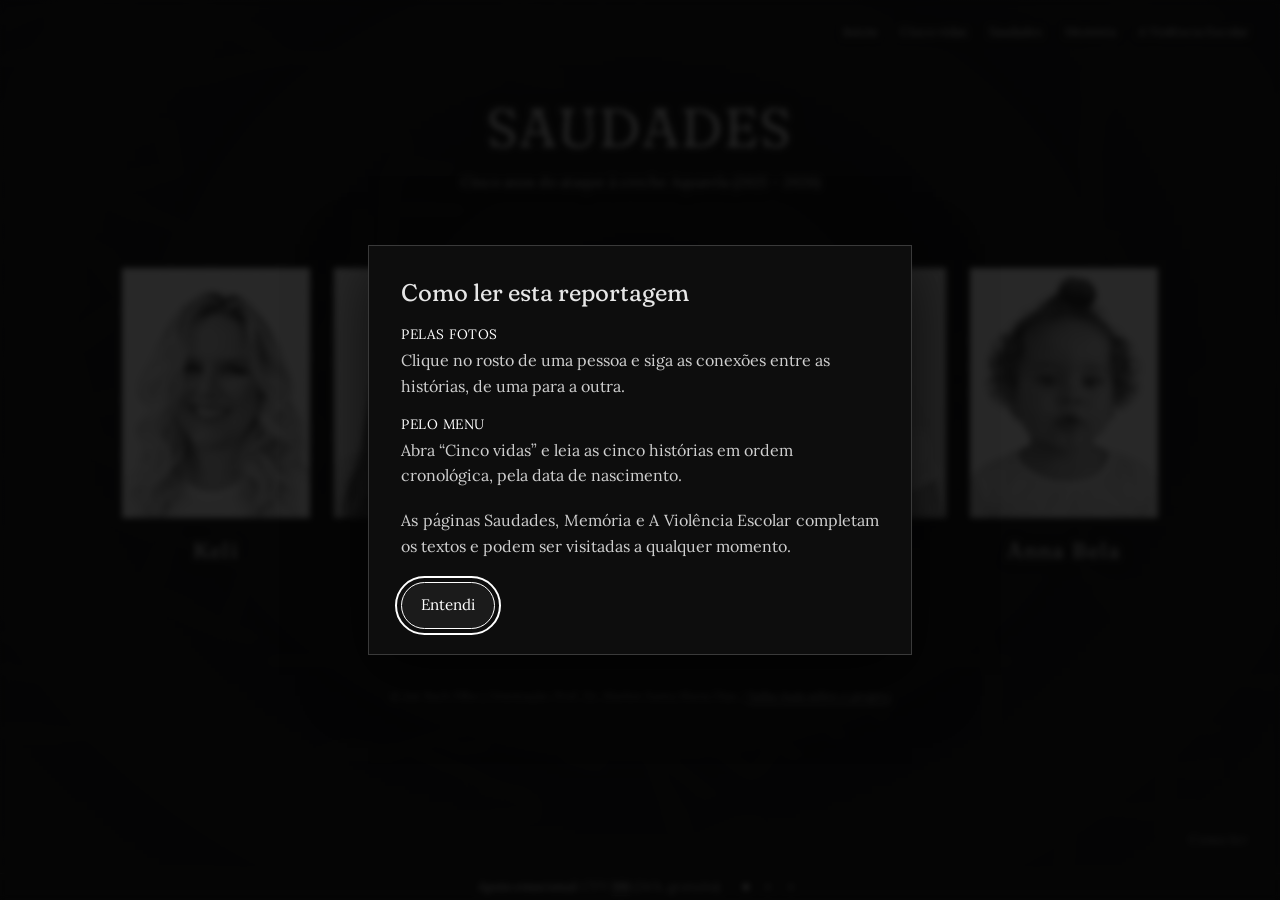
<file: index.html>
<!DOCTYPE html>
<html lang="pt-BR">
<head>
<meta charset="utf-8">
<meta name="viewport" content="width=device-width, initial-scale=1, viewport-fit=cover">
<title>Cinco anos do ataque à creche Aquarela · Saudades</title>
<meta name="author" content="Jair Bach Filho">
<link rel="preconnect" href="https://fonts.googleapis.com">
<link rel="preconnect" href="https://fonts.gstatic.com" crossorigin>
<link href="https://fonts.googleapis.com/css2?family=Caveat:wght@400;500&family=Fraunces:ital,opsz,wght,SOFT@0,9..144,300..600,0..100;1,9..144,300..600,0..100&family=Lora:ital,wght@0,400..600;1,400..600&display=swap" rel="stylesheet">
<link rel="stylesheet" href="estilo.css?v=18">
</head>
<body class="home">
<header class="topo">
  <a class="marca" href="index.html">SAUDADES</a>
  <button class="menu-btn" aria-expanded="false" aria-controls="menu">Menu</button>
  <nav id="menu" aria-label="Principal">
    <ul>
      <li><a href="index.html" aria-current="page">Início</a></li>
      <li class="tem-sub"><a href="vitimas.html">Cinco vidas</a>
        <ul class="sub">
          <li><a href="vitimas.html#keli">Keli</a></li>
          <li><a href="vitimas.html#mirla">Mirla</a></li>
          <li><a href="vitimas.html#murilo">Murilo</a></li>
          <li><a href="vitimas.html#sarah">Sarah</a></li>
          <li><a href="vitimas.html#anna-bela">Anna Bela</a></li>
        </ul>
      </li>
      <li class="tem-sub"><a href="aquele-dia.html">Saudades</a>
        <ul class="sub">
          <li><a href="aquele-dia.html#desdobramentos">Desdobramentos</a></li>
        </ul>
      </li>
      <li><a href="memoria.html">Memória</a></li>
      <li><a href="violencia-escolar.html">A Violência Escolar</a></li>
    </ul>
  </nav>
</header>

<div class="fundo-mapa" aria-hidden="true" data-alfa=".45"><canvas></canvas></div>

<div class="abertura">
  <h1>SAUDADES</h1>
  <p class="sub">Cinco anos do ataque à creche Aquarela (2021 – 2026)</p>
</div>

<ul class="vitimas">
  <li data-v="keli"><a href="vitimas.html?trilha#keli"><div class="pic"><div class="foto"><img src="imagens/keli.jpg" alt="Retrato de Keli"></div></div><span class="nome">Keli</span></a></li>
  <li data-v="mirla"><a href="vitimas.html?trilha#mirla"><div class="pic"><div class="foto"><img src="imagens/mirla.jpg" alt="Retrato de Mirla"></div></div><span class="nome">Mirla</span></a></li>
  <li data-v="murilo"><a href="vitimas.html?trilha#murilo"><div class="pic"><div class="foto"><img src="imagens/murilo.jpg" alt="Retrato de Murilo"></div></div><span class="nome">Murilo</span></a></li>
  <li data-v="sarah"><a href="vitimas.html?trilha#sarah"><div class="pic"><div class="foto"><img src="imagens/sarah.jpg" alt="Retrato de Sarah"></div></div><span class="nome">Sarah</span></a></li>
  <li data-v="anna-bela"><a href="vitimas.html?trilha#anna-bela"><div class="pic"><div class="foto"><img src="imagens/anna-bela.jpg" alt="Retrato de Anna Bela"></div></div><span class="nome">Anna Bela</span></a></li>
</ul>
<p class="dica">deslize para o lado e toque em uma foto</p>

<footer class="rodape">
  <p>© Jair Bach Filho | Orientação: Prof. Dr. Marlon Santa Maria Dias. | <a href="sobre.html">Saiba mais sobre o projeto</a></p>
</footer>

<script src="fundo-mapa.js?v=1"></script>
<script src="script.js?v=11"></script>
</body>
</html>
</file>
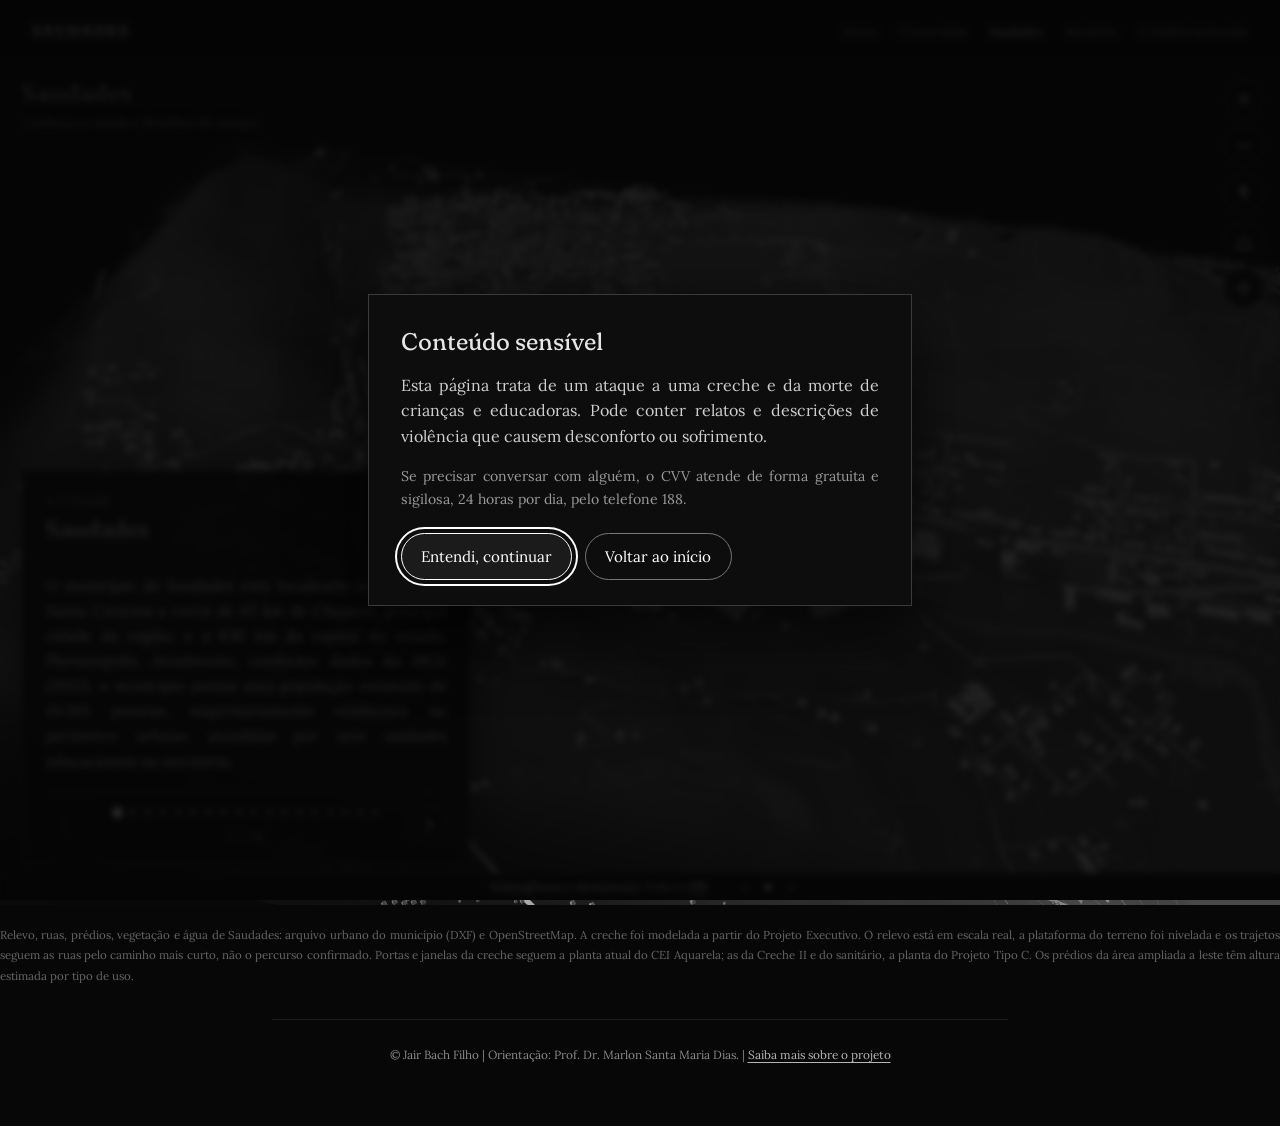
<file: aquele-dia.html>
<!DOCTYPE html>
<html lang="pt-BR">
<head>
<meta charset="utf-8">
<meta name="viewport" content="width=device-width, initial-scale=1, viewport-fit=cover">
<title>Saudades</title>
<meta name="author" content="Jair Bach Filho">
<link rel="preconnect" href="https://fonts.googleapis.com">
<link rel="preconnect" href="https://fonts.gstatic.com" crossorigin>
<link href="https://fonts.googleapis.com/css2?family=Caveat:wght@400;500&family=Fraunces:ital,opsz,wght,SOFT@0,9..144,300..600,0..100;1,9..144,300..600,0..100&family=Lora:ital,wght@0,400..600;1,400..600&display=swap" rel="stylesheet">
<link rel="stylesheet" href="estilo.css?v=18">
</head>
<body data-aviso="sensivel" class="pagina-mapa">
<svg width="0" height="0" style="position:absolute" aria-hidden="true" focusable="false">
  <filter id="aquarela" x="-30%" y="-30%" width="160%" height="160%">
    <feTurbulence type="fractalNoise" baseFrequency="0.018" numOctaves="3" seed="4" result="ruido"/>
    <feDisplacementMap in="SourceGraphic" in2="ruido" scale="40" xChannelSelector="R" yChannelSelector="G" result="desl"/>
    <feGaussianBlur in="desl" stdDeviation="5"/>
  </filter>
</svg>
<header class="topo">
  <a class="marca" href="index.html">SAUDADES</a>
  <button class="menu-btn" aria-expanded="false" aria-controls="menu">Menu</button>
  <nav id="menu" aria-label="Principal">
    <ul>
      <li><a href="index.html">Início</a></li>
      <li class="tem-sub"><a href="vitimas.html">Cinco vidas</a>
        <ul class="sub">
          <li><a href="vitimas.html#keli">Keli</a></li>
          <li><a href="vitimas.html#mirla">Mirla</a></li>
          <li><a href="vitimas.html#murilo">Murilo</a></li>
          <li><a href="vitimas.html#sarah">Sarah</a></li>
          <li><a href="vitimas.html#anna-bela">Anna Bela</a></li>
        </ul>
      </li>
      <li class="tem-sub"><a href="aquele-dia.html" aria-current="page">Saudades</a>
        <ul class="sub">
          <li><a href="aquele-dia.html#desdobramentos">Desdobramentos</a></li>
        </ul>
      </li>
      <li><a href="memoria.html">Memória</a></li>
      <li><a href="violencia-escolar.html">A Violência Escolar</a></li>
    </ul>
  </nav>
</header>

<div class="fundo-mapa" aria-hidden="true" data-alfa=".6"><canvas></canvas></div>

<main id="dia">
<section id="infografico" class="info" aria-label="Mapa infográfico interativo de Saudades, Santa Catarina">
  <canvas class="info-gl" tabindex="0" role="application" aria-label="Mapa 3D interativo de Saudades. Arraste para girar, role ou use os botões para aproximar. Setas do teclado mudam de etapa."></canvas>
  <canvas class="info-rot" aria-hidden="true"></canvas>
  <div class="info-pinos"></div>
  <div class="info-titulo"><h1>Saudades</h1><p class="lide">Conheça a cidade e detalhes do ataque</p></div>
  <div class="info-ctl" role="group" aria-label="Controles do mapa">
    <button type="button" class="c-mais" aria-label="Aproximar" title="Aproximar"><svg viewBox="0 0 24 24" width="20" height="20" fill="none" stroke="currentColor" stroke-width="1.6" stroke-linecap="round" stroke-linejoin="round" aria-hidden="true"><path d="M12 5v14M5 12h14"/></svg></button>
    <button type="button" class="c-menos" aria-label="Afastar" title="Afastar"><svg viewBox="0 0 24 24" width="20" height="20" fill="none" stroke="currentColor" stroke-width="1.6" stroke-linecap="round" stroke-linejoin="round" aria-hidden="true"><path d="M5 12h14"/></svg></button>
    <button type="button" class="c-norte" aria-label="Voltar o norte para cima" title="Norte para cima"><svg viewBox="0 0 24 24" width="20" height="20" fill="none" stroke="currentColor" stroke-width="1.6" stroke-linecap="round" stroke-linejoin="round" aria-hidden="true"><path d="M12 3l4 9-4-2-4 2z" fill="currentColor"/><path d="M12 14v7"/></svg></button>
    <button type="button" class="c-topo" aria-label="Alternar entre vista de cima e inclinada" title="Vista de cima / inclinada"><svg viewBox="0 0 24 24" width="20" height="20" fill="none" stroke="currentColor" stroke-width="1.6" stroke-linecap="round" stroke-linejoin="round" aria-hidden="true"><path d="M3 17l9-10 9 10"/><path d="M3 21h18"/></svg></button>
    <button type="button" class="c-casa" aria-label="Voltar ao enquadramento da etapa" title="Voltar ao enquadramento da etapa"><svg viewBox="0 0 24 24" width="20" height="20" fill="none" stroke="currentColor" stroke-width="1.6" stroke-linecap="round" stroke-linejoin="round" aria-hidden="true"><circle cx="12" cy="12" r="3"/><path d="M12 3v3M12 18v3M3 12h3M18 12h3"/></svg></button>
    <div class="c-epoca" role="group" aria-label="Momento da creche" hidden><button type="button" data-epoca="antes" aria-pressed="true">Antes</button><button type="button" data-epoca="hoje" aria-pressed="false">Hoje</button></div>
  </div>
  <aside class="hud" aria-live="polite">
    <button type="button" class="b-min" aria-expanded="true" aria-label="Recolher ou abrir o texto" title="Recolher ou abrir o texto"><svg viewBox="0 0 24 24" width="20" height="20" fill="none" stroke="currentColor" stroke-width="1.6" stroke-linecap="round" stroke-linejoin="round" aria-hidden="true"><path d="M6 15l6-6 6 6"/></svg></button>
    <p class="hud-fase"></p>
    <h2 class="hud-titulo"></h2>
    <p class="hud-hora" hidden></p>
    <div class="hud-corpo"><div class="hud-texto"></div><p class="hud-fonte" hidden></p><a class="hud-link hiper" href="#" hidden></a></div>
    <div class="hud-nav">
      <button type="button" class="b-ant" aria-label="Etapa anterior" title="Etapa anterior"><svg viewBox="0 0 24 24" width="20" height="20" fill="none" stroke="currentColor" stroke-width="1.6" stroke-linecap="round" stroke-linejoin="round" aria-hidden="true"><path d="M15 5l-7 7 7 7"/></svg></button>
      <div class="hud-meio"><div class="hud-pontos" role="group" aria-label="Etapas"></div><span class="hud-pos"></span></div>
      <button type="button" class="b-seg" aria-label="Próxima etapa" title="Próxima etapa"><svg viewBox="0 0 24 24" width="20" height="20" fill="none" stroke="currentColor" stroke-width="1.6" stroke-linecap="round" stroke-linejoin="round" aria-hidden="true"><path d="M9 5l7 7-7 7"/></svg></button>
    </div>
  </aside>
  <p class="info-aviso">Seu navegador não conseguiu abrir o mapa em 3D. Percorra as etapas pelo texto.</p>
</section>
<noscript><p class="creditos">Esta página usa JavaScript para mostrar o mapa interativo.</p></noscript>

<script type="application/json" id="dados-dia">{
 "passos": [
  {
   "fase": "A cidade",
   "titulo": "Saudades",
   "hora": "",
   "texto": "O município de Saudades está localizado no Oeste de Santa Catarina a cerca de 65 km de Chapecó, principal cidade da região, e a 630 km da capital do estado, Florianópolis. Atualmente, conforme dados do IBGE (2022), o município possui uma população estimada de 10.265 pessoas, majoritariamente residentes no perímetro urbano, atendidas por sete unidades educacionais no território.",
   "fonte": "",
   "foco": "cidade",
   "pinos": [],
   "rotas": []
  },
  {
   "fase": "O autor",
   "titulo": "A casa",
   "hora": "",
   "texto": "Foi no município que o autor do ataque, que tinha 18 anos na época do crime, nasceu e cresceu. Em uma residência de alvenaria, no bairro Morada do Sol, com o pai, jardineiro, a mãe, dona de casa, a irmã e a avó materna, além de um cachorro, gato e um coelho que corria pela casa. Descrito como um jovem com poucos amigos, introspectivo e fechado até mesmo com a família.",
   "fonte": "",
   "foco": "casa",
   "pinos": [
    "casa"
   ],
   "rotas": []
  },
  {
   "fase": "O autor",
   "titulo": "Rumo ao trabalho",
   "hora": "05h – 9h15",
   "texto": "Na terça-feira, 4 de maio de 2021, o autor saiu de casa, de maneira rotineira, para trabalhar. Ele era bordador em uma fábrica de roupas e calçados. Bateu o ponto às 5h e cumpriu a manhã de trabalho até o intervalo, às 9h15. Segundo um colega ouvido pela Zero Hora, nada no comportamento dele indicava o que faria horas depois. A polícia apurou que ele planejava o ataque havia cerca de dez meses e que as armas, duas adagas compradas pela internet, chegaram cinco dias antes.",
   "fonte": "",
   "camera": {
    "alvo": [
     "casa",
     "trabalho"
    ]
   },
   "pinos": [
    "casa",
    "trabalho"
   ],
   "rotas": [
    "r1"
   ]
  },
  {
   "fase": "O autor",
   "titulo": "De volta para casa",
   "hora": "9h15",
   "texto": "No intervalo, o autor pedalou cerca de nove minutos até sua casa, onde lanchou e se arrumou. Dali, o jovem saiu de bicicleta, vestindo um moletom, máscara e mochila, rumo à creche.",
   "fonte": "",
   "camera": {
    "alvo": [
     "casa",
     "trabalho"
    ]
   },
   "pinos": [
    "casa",
    "trabalho"
   ],
   "rotas": [
    "r1",
    "r2"
   ]
  },
  {
   "fase": "O autor",
   "titulo": "A caminho da creche",
   "hora": "por volta das 10h",
   "texto": "O autor chegou ao Centro de Educação Infantil Pró-Infância Aquarela, depois de cerca de oito minutos de bicicleta. Deixou a bicicleta junto a uma árvore e entrou pelo portão da frente, sem ser barrado. Um vizinho disse à Zero Hora que ele entrou como se fosse pai de aluno. Segundo o Ministério Público de Santa Catarina (MPSC), havia 40 pessoas no prédio, 21 funcionários e 19 crianças. A professora Solange resume a manhã: “Era normal. Normal. Normal.”",
   "fonte": "",
   "camera": {
    "alvo": [
     "casa",
     "acesso"
    ]
   },
   "pinos": [
    "acesso"
   ],
   "rotas": [
    "r1",
    "r2",
    "r3"
   ]
  },
  {
   "fase": "A creche",
   "titulo": "A entrada",
   "hora": "",
   "texto": "A entrada do autor chamou a atenção de uma agente educativa que trabalhava com Keli e Solange na Sala da Pré-escola. Solange lembra que o autor olhou para dentro da sala pelo vidro existente na porta e saiu do campo de visão dela.\n“Ela falou ‘tem um cara estranho entrando’. E ele entrou e veio até na minha porta. Olhou para dentro, olhou para a janela da outra sala e saiu do nosso campo de visão. A Keli saiu e disse ‘Eu vou ver o que que ele quer’. Disse isso e saiu normal. Daqui a uns dois ou três segundos escutei alguns gritos. Eu também saí, né? Quando eu cheguei, vi a Keli deitada no chão, lutando com ele. Eu tentei. A gente tenta de várias maneiras, né? Gritando alguma coisa pra ele parar, parar, parar. Mas ele não parava.”",
   "fonte": "",
   "pinos": [],
   "rotas": [],
   "epoca": "antes",
   "camera": {
    "alvo": "creche",
    "dist": 95,
    "yaw": -25,
    "pit": 55
   },
   "marca": "entrada"
  },
  {
   "fase": "A creche",
   "titulo": "A área coberta",
   "hora": "",
   "texto": "A agente educativa Mirla organizava o lanche das crianças e também foi atingida. Segundo Solange, era a única cumprindo essa rotina naquele momento: “Ela estava lá fora, servindo os pratos quando ele chegou.”",
   "fonte": "",
   "camera": {
    "alvo": "creche",
    "dist": 95,
    "yaw": -25,
    "pit": 55
   },
   "pinos": [],
   "rotas": [],
   "epoca": "antes",
   "marca": "areacob2"
  },
  {
   "fase": "A creche",
   "titulo": "Pelos corredores",
   "hora": "",
   "texto": "Enquanto o autor percorria a creche, educadoras trancaram portas e janelas com as crianças dentro. Segundo o MPSC, ele tentou forçar a porta de uma sala com bebês e três educadoras, que a seguraram, e chutou o vidro de outra, a ponto de a perna entrar. Solange viu o vidro quebrar.\n“Ele voltou e deu um chute na minha [porta], que quebrou aquele vidro e a perna dele entrou na minha sala. E as crianças lá dentro. Eu, as crianças e a [nome preservado]. Depois ele foi pra lá de trás.”\nO mecânico Ezequiel Vargas Pimentel, que conhece a creche, diz que as portas abrem para fora, o que também pode ter dificultado a ação do autor.",
   "fonte": "",
   "camera": {
    "alvo": "creche",
    "dist": 95,
    "yaw": -25,
    "pit": 55
   },
   "pinos": [],
   "rotas": [
    "r10"
   ],
   "epoca": "antes"
  },
  {
   "fase": "A creche",
   "titulo": "A sala",
   "hora": "",
   "texto": "Na sala onde Mirla atuava, o autor encontrou quatro crianças. Três morreram: Sarah Luiza Mahle Sehn, Murilo Massing e Anna Bela Fernandes de Barros. E um menino de 1 ano e 8 meses, foi atingido, mas sobreviveu.",
   "fonte": "",
   "pinos": [],
   "rotas": [],
   "epoca": "antes",
   "link": {
    "href": "vitimas.html",
    "texto": "Conheça as histórias das vítimas"
   },
   "camera": {
    "alvo": "creche",
    "dist": 95,
    "yaw": -25,
    "pit": 55
   },
   "marca": "sala"
  },
  {
   "fase": "A vizinhança",
   "titulo": "Pedido de ajuda",
   "hora": "",
   "texto": "Funcionárias saíram pelo portão lateral gritando por ajuda. Na casa em frente, uma agente educacional que trabalha à tarde, ouviu os gritos, ligou para a polícia e correu. Na oficina ao lado, o mecânico Ezequiel Vargas Pimentel não via o pátio, “Visão era zero, só mesmo escutar.” Ele ouviu barulhos de ferro e pedidos de socorro e correu para a frente da creche.",
   "fonte": "",
   "camera": {
    "alvo": [
     "cross",
     "acesso"
    ],
    "dist": 150,
    "yaw": -30,
    "pit": 50
   },
   "pinos": [
    "cross"
   ],
   "rotas": [],
   "epoca": "antes"
  },
  {
   "fase": "A vizinhança",
   "titulo": "O primeiro a entrar",
   "hora": "",
   "texto": "Sem armas, Ezequiel foi o primeiro de fora a entrar na creche, segundo ele. Na frente havia cerca de dez pessoas. Ao saber que as crianças estavam lá dentro, entrou, “Eu não pensei duas vezes. Eu entrei.” Solange o reconheceu e pediu que trancasse o autor no banheiro. Na sala dos bebês, ele viu as crianças caídas. Duas se mexiam, Murilo e o menino que sobreviveu. Ele as tirou pelos braços.",
   "fonte": "",
   "camera": {
    "alvo": [
     "cross",
     "sala"
    ],
    "dist": 120,
    "yaw": -30,
    "pit": 52
   },
   "pinos": [
    "cross"
   ],
   "rotas": [
    "r4"
   ],
   "epoca": "antes",
   "marca": "sala"
  },
  {
   "fase": "A creche",
   "titulo": "O banheiro",
   "hora": "",
   "texto": "Depois de atacar as crianças, o autor entrou no banheiro da sala e, segundo o MPSC, detonou artefatos explosivos. Os estouros fizeram quem estava nas salas acreditar que ele tinha arma de fogo. Solange descreve o que sentiu: “Foi o terror aqueles minutos que ele tava ali dentro, porque eu achei que ele tinha arma de fogo.”",
   "fonte": "",
   "camera": {
    "alvo": "creche",
    "dist": 95,
    "yaw": -25,
    "pit": 55
   },
   "pinos": [],
   "rotas": [],
   "epoca": "antes",
   "marca": "antiga_san"
  },
  {
   "fase": "O socorro",
   "titulo": "Rumo ao hospital",
   "hora": "",
   "texto": "Ezequiel entregou o menino que sobreviveu a uma professora e correu com Murilo, até a rotatória, onde a mulher dele chegou com o carro da oficina. No hospital, entrou gritando, “Liga pra bombeiro, liga pra polícia, liga pra quem vocês puder, porque tem alguém fazendo vítimas na creche e vai vim mais gente pro hospital.” A Zero Hora registra que a agente educativa, que mora em frente à creche, levou o menino que sobreviveu ao hospital, com o pai. Ele seria transferido pelo helicóptero da Polícia Civil ao Hospital Regional do Oeste (HRO), em Chapecó, e operado. Murilo não resistiu e morreu durante o atendimento em Saudades.",
   "fonte": "",
   "camera": {
    "alvo": [
     "acesso",
     "hospital"
    ]
   },
   "pinos": [
    "acesso",
    "hospital"
   ],
   "rotas": [
    "r5"
   ]
  },
  {
   "fase": "O socorro",
   "titulo": "O socorro",
   "hora": "10h02",
   "texto": "O primeiro pedido de socorro chegou ao 193, o telefone dos Bombeiros, às 10h02. Outras duas ligações vieram às 10h06 e 10h09. Duas equipes saíram, uma de Saudades e outra de Pinhalzinho. Do quartel de Saudades à creche são pouco mais de três minutos. A Polícia Militar também foi acionada.",
   "fonte": "",
   "camera": {
    "alvo": [
     "quartel",
     "pm",
     "acesso"
    ]
   },
   "pinos": [
    "quartel",
    "pm",
    "acesso"
   ],
   "rotas": [
    "r6",
    "r7"
   ],
   "link": {
    "href": "memoria.html",
    "texto": "Ouvir a reportagem em áudio"
   }
  },
  {
   "fase": "A creche",
   "titulo": "A contenção",
   "hora": "",
   "texto": "Segundo o MPSC, os estouros fizeram recuar quem havia entrado. O autor foi até a entrada para tentar fugir, mas encontrou moradores, alguns com barras de ferro. Voltou à sala dos bebês, foi seguido e, encurralado, golpeou a si mesmo e caiu perto da porta. Ele foi contido por moradores e trabalhadores da vizinhança. Ezequiel, que voltava do hospital, diz que a arma já tinha sido chutada para longe e que alguém trouxe uma corda para amarrá-lo.",
   "fonte": "",
   "camera": {
    "alvo": "creche",
    "dist": 95,
    "yaw": -25,
    "pit": 55
   },
   "pinos": [],
   "rotas": [],
   "epoca": "antes",
   "marca": "areacob2"
  },
  {
   "fase": "A creche",
   "titulo": "O solarium",
   "hora": "",
   "texto": "Ezequiel encontrou Mirla no solarium da sala, ainda viva, e chamou os socorristas: “Atravessa a sala, a profe lá do outro lado, que é a única que tem reação.”, disse ele. Mirla foi levada ao hospital e não resistiu. Keli e duas crianças morreram no local, segundo a Polícia Civil.",
   "fonte": "",
   "camera": {
    "alvo": "creche",
    "dist": 95,
    "yaw": -25,
    "pit": 55
   },
   "pinos": [],
   "rotas": [],
   "epoca": "antes",
   "marca": "sol3"
  },
  {
   "fase": "O socorro",
   "titulo": "As famílias",
   "hora": "",
   "texto": "No hospital de Saudades, as famílias receberam a notícia. A mãe de Mirla, Neusa, soube por uma vizinha que alguém tinha entrado em uma escola, foi levada de carro à creche e de ambulância ao hospital, onde um médico confirmou a morte da filha. “Sabe quando tu coloca o dedo na tomada e te dá um choque de cima até embaixo? Eu nunca vou me esquecer disso”, diz. O pai, Marcos, caminhoneiro, descarregava combustível em Videira e seguiu para Chapecó. Laís, amiga de Keli, ouviu primeiro que um homem tinha entrado atirando e correu para a creche; Keli, diz ela, “foi uma das únicas que não apareceu”.",
   "fonte": "",
   "camera": {
    "alvo": [
     "acesso",
     "hospital"
    ]
   },
   "pinos": [
    "acesso",
    "hospital"
   ],
   "rotas": [
    "r5"
   ]
  },
  {
   "fase": "Depois",
   "titulo": "As horas seguintes",
   "hora": "",
   "fonte": "",
   "texto": "Contido e ferido no pescoço, no abdômen e no tórax, em estado gravíssimo, segundo os Bombeiros, o autor foi levado pelos próprios Bombeiros ao hospital de Pinhalzinho.\nSob escolta, o autor foi transferido ao HRO, em Chapecó. Chegou sedado e intubado, passou por cirurgia abdominal e traqueostomia e ficou cerca de quatro dias na UTI.\nO delegado Jerônimo Marçal autuou o autor em flagrante por cinco homicídios triplamente qualificados e uma tentativa de homicídio. A prisão preventiva foi decretada em 5 de maio, e ele permaneceu sob custódia no hospital.",
   "foco": "cidade",
   "pinos": [
    "acesso"
   ],
   "rotas": [],
   "link": {
    "acao": "desdobramentos",
    "href": "#desdobramentos",
    "texto": "Ler os desdobramentos"
   }
  }
 ],
 "creche3d": {
  "altura": 72,
  "espessura": 4,
  "camera": {
   "entrada": 75,
   "entradaPit": 28,
   "entradaDist": 60,
   "sala": 20,
   "salaPit": 56,
   "salaDist": 34
  },
  "locais": [
   {
    "id": "base",
    "nome": "",
    "ret": [
     50,
     210,
     460,
     530
    ],
    "aberto": true
   },
   {
    "id": "serv",
    "nome": "serviço",
    "ret": [
     55,
     20,
     45,
     80
    ]
   },
   {
    "id": "coz_a",
    "nome": "cozinha",
    "ret": [
     100,
     20,
     80,
     80
    ]
   },
   {
    "id": "coz_b",
    "nome": "",
    "ret": [
     55,
     100,
     125,
     110
    ]
   },
   {
    "id": "desp",
    "nome": "despensa",
    "ret": [
     180,
     130,
     50,
     80
    ]
   },
   {
    "id": "lav",
    "nome": "lavanderia",
    "ret": [
     180,
     20,
     65,
     80
    ]
   },
   {
    "id": "vest",
    "nome": "vestiário",
    "ret": [
     180,
     100,
     65,
     30
    ]
   },
   {
    "id": "sanit",
    "nome": "sanitário",
    "ret": [
     245,
     20,
     65,
     110
    ]
   },
   {
    "id": "lact",
    "nome": "lactário",
    "ret": [
     230,
     130,
     80,
     80
    ]
   },
   {
    "id": "almox1",
    "nome": "almoxarifado",
    "ret": [
     310,
     20,
     60,
     80
    ]
   },
   {
    "id": "amam",
    "nome": "amamentação",
    "ret": [
     310,
     100,
     60,
     110
    ]
   },
   {
    "id": "sanit2",
    "nome": "sanit.",
    "ret": [
     370,
     20,
     70,
     35
    ]
   },
   {
    "id": "dep",
    "nome": "depósito",
    "ret": [
     440,
     20,
     70,
     35
    ]
   },
   {
    "id": "creche2",
    "nome": "creche II",
    "ret": [
     370,
     55,
     140,
     155
    ]
   },
   {
    "id": "areacob1",
    "nome": "área coberta",
    "ret": [
     50,
     210,
     240,
     105
    ],
    "aberto": true
   },
   {
    "id": "prof",
    "nome": "professores",
    "ret": [
     50,
     315,
     115,
     115
    ]
   },
   {
    "id": "pnem",
    "nome": "PNE masc.",
    "ret": [
     165,
     315,
     65,
     65
    ]
   },
   {
    "id": "pnef",
    "nome": "PNE fem.",
    "ret": [
     165,
     380,
     65,
     50
    ]
   },
   {
    "id": "circ1",
    "nome": "circulação",
    "ret": [
     230,
     315,
     60,
     115
    ],
    "aberto": true
   },
   {
    "id": "almox2",
    "nome": "almoxarifado",
    "ret": [
     50,
     430,
     55,
     90
    ]
   },
   {
    "id": "adm",
    "nome": "administração",
    "ret": [
     105,
     430,
     125,
     90
    ]
   },
   {
    "id": "entrada",
    "nome": "entrada",
    "ret": [
     50,
     525,
     180,
     105
    ],
    "aberto": true
   },
   {
    "id": "sanit_inf",
    "nome": "sanit. infantil",
    "ret": [
     50,
     630,
     180,
     65
    ]
   },
   {
    "id": "pre",
    "nome": "pré-escola",
    "ret": [
     50,
     695,
     180,
     135
    ]
   },
   {
    "id": "sol1",
    "nome": "solarium",
    "ret": [
     50,
     830,
     90,
     130
    ],
    "altura": 18
   },
   {
    "id": "sol2",
    "nome": "solarium",
    "ret": [
     140,
     830,
     90,
     130
    ],
    "altura": 18
   },
   {
    "id": "creche3",
    "nome": "creche III",
    "ret": [
     230,
     740,
     100,
     220
    ]
   },
   {
    "id": "sanit_inf2",
    "nome": "sanit. infantil",
    "ret": [
     330,
     740,
     70,
     220
    ]
   },
   {
    "id": "areacob3",
    "nome": "área coberta",
    "ret": [
     400,
     740,
     300,
     155
    ],
    "aberto": true
   },
   {
    "id": "sol3",
    "nome": "solarium",
    "ret": [
     510,
     315,
     80,
     110
    ],
    "altura": 18
   },
   {
    "id": "sol4",
    "nome": "solarium",
    "ret": [
     590,
     315,
     95,
     110
    ],
    "altura": 18
   },
   {
    "id": "creche1",
    "nome": "creche I",
    "ret": [
     510,
     425,
     110,
     135
    ]
   },
   {
    "id": "creche1b",
    "nome": "",
    "ret": [
     620,
     425,
     65,
     75
    ]
   },
   {
    "id": "fraldario",
    "nome": "fraldário",
    "ret": [
     510,
     560,
     110,
     70
    ]
   },
   {
    "id": "repouso",
    "nome": "repouso",
    "ret": [
     620,
     500,
     65,
     130
    ]
   },
   {
    "id": "areacob2",
    "nome": "área coberta",
    "ret": [
     230,
     530,
     280,
     210
    ],
    "aberto": true
   },
   {
    "id": "antiga_san",
    "nome": "san. creche II",
    "ret": [
     290,
     320,
     220,
     60
    ],
    "epoca": "antes"
   },
   {
    "id": "sala",
    "nome": "creche II",
    "ret": [
     290,
     380,
     220,
     140
    ],
    "epoca": "antes"
   },
   {
    "id": "parquinho",
    "nome": "parquinho",
    "ret": [
     290,
     255,
     220,
     265
    ],
    "aberto": true,
    "epoca": "hoje"
   },
   {
    "id": "sala",
    "nome": "",
    "ret": [
     290,
     380,
     220,
     140
    ],
    "aberto": true,
    "epoca": "hoje",
    "piso": true
   },
   {
    "id": "b2_circ",
    "nome": "circulação",
    "ret": [
     920,
     250,
     45,
     570
    ],
    "aberto": true
   },
   {
    "id": "b2_s1",
    "nome": "sala de aula 1",
    "ret": [
     965,
     250,
     170,
     190
    ]
   },
   {
    "id": "b2_s2",
    "nome": "sala de aula 2",
    "ret": [
     965,
     440,
     170,
     190
    ]
   },
   {
    "id": "b2_s3",
    "nome": "sala de aula 3",
    "ret": [
     965,
     630,
     170,
     190
    ]
   },
   {
    "id": "b3_circ",
    "nome": "circulação",
    "ret": [
     1250,
     35,
     40,
     735
    ],
    "epoca": "hoje",
    "altura": 140,
    "aberto": true
   },
   {
    "id": "b3_s4",
    "nome": "sala de aula 4",
    "ret": [
     1290,
     35,
     220,
     200
    ],
    "epoca": "hoje",
    "altura": 140
   },
   {
    "id": "b3_esc",
    "nome": "escada",
    "ret": [
     1290,
     235,
     120,
     70
    ],
    "epoca": "hoje",
    "altura": 140
   },
   {
    "id": "b3_il",
    "nome": "iluminação",
    "ret": [
     1410,
     235,
     100,
     70
    ],
    "epoca": "hoje",
    "altura": 140
   },
   {
    "id": "b3_s5",
    "nome": "sala de aula 5",
    "ret": [
     1290,
     305,
     220,
     145
    ],
    "epoca": "hoje",
    "altura": 140
   },
   {
    "id": "b3_el",
    "nome": "elevador",
    "ret": [
     1290,
     450,
     50,
     85
    ],
    "epoca": "hoje",
    "altura": 140
   },
   {
    "id": "b3_pm",
    "nome": "PNE masc.",
    "ret": [
     1340,
     450,
     45,
     85
    ],
    "epoca": "hoje",
    "altura": 140
   },
   {
    "id": "b3_pf",
    "nome": "PNE fem.",
    "ret": [
     1385,
     450,
     40,
     85
    ],
    "epoca": "hoje",
    "altura": 140
   },
   {
    "id": "b3_san",
    "nome": "sanitário",
    "ret": [
     1425,
     450,
     85,
     85
    ],
    "epoca": "hoje",
    "altura": 140
   },
   {
    "id": "b3_c2",
    "nome": "circulação",
    "ret": [
     1290,
     535,
     120,
     50
    ],
    "epoca": "hoje",
    "altura": 140,
    "aberto": true
   },
   {
    "id": "b3_il2",
    "nome": "iluminação",
    "ret": [
     1410,
     535,
     100,
     50
    ],
    "epoca": "hoje",
    "altura": 140
   },
   {
    "id": "b3_s6",
    "nome": "sala de aula 6",
    "ret": [
     1290,
     585,
     220,
     185
    ],
    "epoca": "hoje",
    "altura": 140
   },
   {
    "id": "reserv",
    "nome": "reservatório",
    "ret": [
     805,
     15,
     85,
     85
    ],
    "altura": 190
   }
  ],
  "alturaMuro": 2.2,
  "plano": {
   "origem": [
    -16.14,
    7.54
   ],
   "u": 0.038,
   "ux0": 52,
   "uy0": 20
  },
  "portoes": [
   {
    "nome": "Portão de acesso · Rua Claudino Rudiger",
    "ux": -141,
    "uy": 583,
    "largura": 4.4
   }
  ],
  "alturaMuroNorte": 3.5,
  "aberturas": [
   {
    "ax": "v",
    "c": 50,
    "s0": 771.2,
    "s1": 818.3,
    "tipo": "janela",
    "sill": 1.0,
    "head": 2.1
   },
   {
    "ax": "v",
    "c": 50,
    "s0": 708.2,
    "s1": 755.4,
    "tipo": "janela",
    "sill": 1.0,
    "head": 2.1
   },
   {
    "ax": "v",
    "c": 50,
    "s0": 638.4,
    "s1": 654.2,
    "tipo": "janela",
    "sill": 1.5,
    "head": 2.1
   },
   {
    "ax": "v",
    "c": 50,
    "s0": 667.9,
    "s1": 683.6,
    "tipo": "janela",
    "sill": 1.5,
    "head": 2.1
   },
   {
    "ax": "v",
    "c": 50,
    "s0": 487.9,
    "s1": 503.7,
    "tipo": "janela",
    "sill": 1.5,
    "head": 2.1
   },
   {
    "ax": "v",
    "c": 50,
    "s0": 443.3,
    "s1": 459.1,
    "tipo": "janela",
    "sill": 1.5,
    "head": 2.1
   },
   {
    "ax": "v",
    "c": 50,
    "s0": 388.3,
    "s1": 404.1,
    "tipo": "janela",
    "sill": 1.5,
    "head": 2.1
   },
   {
    "ax": "v",
    "c": 50,
    "s0": 338.4,
    "s1": 354.2,
    "tipo": "janela",
    "sill": 1.5,
    "head": 2.1
   },
   {
    "ax": "v",
    "c": 55,
    "s0": 177.2,
    "s1": 192.9,
    "tipo": "janela",
    "sill": 1.5,
    "head": 2.1
   },
   {
    "ax": "v",
    "c": 55,
    "s0": 114.3,
    "s1": 130.1,
    "tipo": "janela",
    "sill": 1.5,
    "head": 2.1
   },
   {
    "ax": "h",
    "c": 830,
    "s0": 83.8,
    "s1": 131.2,
    "tipo": "janela",
    "sill": 1.0,
    "head": 2.1
   },
   {
    "ax": "h",
    "c": 315,
    "s0": 84.2,
    "s1": 115.8,
    "tipo": "janela",
    "sill": 1.0,
    "head": 2.1
   },
   {
    "ax": "h",
    "c": 20,
    "s0": 106.0,
    "s1": 121.8,
    "tipo": "janela",
    "sill": 1.5,
    "head": 2.1
   },
   {
    "ax": "h",
    "c": 520,
    "s0": 110.4,
    "s1": 159.6,
    "tipo": "janela",
    "sill": 1.0,
    "head": 2.1
   },
   {
    "ax": "h",
    "c": 630,
    "s0": 131.3,
    "s1": 147.1,
    "tipo": "janela",
    "sill": 1.5,
    "head": 2.1
   },
   {
    "ax": "h",
    "c": 830,
    "s0": 147.0,
    "s1": 194.4,
    "tipo": "janela",
    "sill": 1.0,
    "head": 2.1
   },
   {
    "ax": "h",
    "c": 210,
    "s0": 155.9,
    "s1": 171.7,
    "tipo": "janela",
    "sill": 1.5,
    "head": 2.1
   },
   {
    "ax": "h",
    "c": 630,
    "s0": 178.8,
    "s1": 194.6,
    "tipo": "janela",
    "sill": 1.5,
    "head": 2.1
   },
   {
    "ax": "h",
    "c": 315,
    "s0": 187.0,
    "s1": 202.9,
    "tipo": "janela",
    "sill": 1.5,
    "head": 2.1
   },
   {
    "ax": "v",
    "c": 230,
    "s0": 881.5,
    "s1": 928.6,
    "tipo": "janela",
    "sill": 1.0,
    "head": 2.1
   },
   {
    "ax": "v",
    "c": 230,
    "s0": 665.5,
    "s1": 681.2,
    "tipo": "janela",
    "sill": 1.5,
    "head": 2.1
   },
   {
    "ax": "v",
    "c": 230,
    "s0": 381.6,
    "s1": 397.3,
    "tipo": "janela",
    "sill": 1.5,
    "head": 2.1
   },
   {
    "ax": "h",
    "c": 740,
    "s0": 242.0,
    "s1": 289.4,
    "tipo": "janela",
    "sill": 1.0,
    "head": 2.1
   },
   {
    "ax": "h",
    "c": 20,
    "s0": 282.2,
    "s1": 298.0,
    "tipo": "janela",
    "sill": 1.5,
    "head": 2.1
   },
   {
    "ax": "h",
    "c": 20,
    "s0": 313.9,
    "s1": 329.6,
    "tipo": "janela",
    "sill": 1.5,
    "head": 2.1
   },
   {
    "ax": "h",
    "c": 210,
    "s0": 317.2,
    "s1": 333.0,
    "tipo": "janela",
    "sill": 1.5,
    "head": 2.1
   },
   {
    "ax": "h",
    "c": 740,
    "s0": 348.3,
    "s1": 364.1,
    "tipo": "janela",
    "sill": 1.5,
    "head": 2.1
   },
   {
    "ax": "h",
    "c": 20,
    "s0": 383.4,
    "s1": 399.3,
    "tipo": "janela",
    "sill": 1.5,
    "head": 2.1
   },
   {
    "ax": "v",
    "c": 400,
    "s0": 818.7,
    "s1": 834.4,
    "tipo": "janela",
    "sill": 1.5,
    "head": 2.1
   },
   {
    "ax": "v",
    "c": 400,
    "s0": 771.4,
    "s1": 787.2,
    "tipo": "janela",
    "sill": 1.5,
    "head": 2.1
   },
   {
    "ax": "h",
    "c": 20,
    "s0": 409.0,
    "s1": 424.8,
    "tipo": "janela",
    "sill": 1.5,
    "head": 2.1
   },
   {
    "ax": "h",
    "c": 210,
    "s0": 416.4,
    "s1": 448.0,
    "tipo": "janela",
    "sill": 1.0,
    "head": 2.1
   },
   {
    "ax": "h",
    "c": 210,
    "s0": 463.8,
    "s1": 495.5,
    "tipo": "janela",
    "sill": 1.0,
    "head": 2.1
   },
   {
    "ax": "v",
    "c": 510,
    "s0": 588.7,
    "s1": 604.4,
    "tipo": "janela",
    "sill": 1.5,
    "head": 2.1
   },
   {
    "ax": "v",
    "c": 510,
    "s0": 161.9,
    "s1": 193.4,
    "tipo": "janela",
    "sill": 1.0,
    "head": 2.1
   },
   {
    "ax": "v",
    "c": 510,
    "s0": 114.7,
    "s1": 146.2,
    "tipo": "janela",
    "sill": 1.0,
    "head": 2.1
   },
   {
    "ax": "v",
    "c": 510,
    "s0": 67.5,
    "s1": 99.0,
    "tipo": "janela",
    "sill": 1.0,
    "head": 2.1
   },
   {
    "ax": "v",
    "c": 510,
    "s0": 29.5,
    "s1": 45.3,
    "tipo": "janela",
    "sill": 1.5,
    "head": 2.1
   },
   {
    "ax": "v",
    "c": 230,
    "s0": 494.0,
    "s1": 514.1,
    "tipo": "porta",
    "sill": 0,
    "head": 2.1
   },
   {
    "ax": "h",
    "c": 520,
    "s0": 76.8,
    "s1": 97.9,
    "tipo": "porta",
    "sill": 0,
    "head": 2.1
   },
   {
    "ax": "h",
    "c": 315,
    "s0": 137.6,
    "s1": 157.9,
    "tipo": "porta",
    "sill": 0,
    "head": 2.1
   },
   {
    "ax": "h",
    "c": 210,
    "s0": 280.0,
    "s1": 300.4,
    "tipo": "porta",
    "sill": 0,
    "head": 2.1
   },
   {
    "ax": "v",
    "c": 100,
    "s0": 72.8,
    "s1": 93.0,
    "tipo": "porta",
    "sill": 0,
    "head": 2.1
   },
   {
    "ax": "h",
    "c": 100,
    "s0": 185.0,
    "s1": 205.3,
    "tipo": "porta",
    "sill": 0,
    "head": 2.1
   },
   {
    "ax": "h",
    "c": 20,
    "s0": 185.0,
    "s1": 205.3,
    "tipo": "porta",
    "sill": 0,
    "head": 2.1
   },
   {
    "ax": "h",
    "c": 210,
    "s0": 343.4,
    "s1": 363.7,
    "tipo": "porta",
    "sill": 0,
    "head": 2.1
   },
   {
    "ax": "h",
    "c": 20,
    "s0": 343.5,
    "s1": 363.8,
    "tipo": "porta",
    "sill": 0,
    "head": 2.1
   },
   {
    "ax": "h",
    "c": 20,
    "s0": 248.4,
    "s1": 268.7,
    "tipo": "porta",
    "sill": 0,
    "head": 2.1
   },
   {
    "ax": "h",
    "c": 55,
    "s0": 413.3,
    "s1": 433.6,
    "tipo": "porta",
    "sill": 0,
    "head": 2.1
   },
   {
    "ax": "h",
    "c": 210,
    "s0": 374.7,
    "s1": 395.0,
    "tipo": "porta",
    "sill": 0,
    "head": 2.1
   },
   {
    "ax": "v",
    "c": 230,
    "s0": 402.0,
    "s1": 422.3,
    "tipo": "porta",
    "sill": 0,
    "head": 2.1
   },
   {
    "ax": "v",
    "c": 230,
    "s0": 839.8,
    "s1": 860.0,
    "tipo": "porta",
    "sill": 0,
    "head": 2.1
   },
   {
    "ax": "v",
    "c": 230,
    "s0": 713.9,
    "s1": 734.2,
    "tipo": "porta",
    "sill": 0,
    "head": 2.1
   },
   {
    "ax": "h",
    "c": 740,
    "s0": 308.2,
    "s1": 328.6,
    "tipo": "porta",
    "sill": 0,
    "head": 2.1
   },
   {
    "ax": "h",
    "c": 740,
    "s0": 374.4,
    "s1": 394.7,
    "tipo": "porta",
    "sill": 0,
    "head": 2.1
   },
   {
    "ax": "h",
    "c": 830,
    "s0": 57.5,
    "s1": 77.9,
    "tipo": "porta",
    "sill": 0,
    "head": 2.1
   },
   {
    "ax": "h",
    "c": 630,
    "s0": 203.2,
    "s1": 224.3,
    "tipo": "porta",
    "sill": 0,
    "head": 2.1
   },
   {
    "ax": "v",
    "c": 510,
    "s0": 525.2,
    "s1": 545.4,
    "tipo": "porta",
    "sill": 0,
    "head": 2.1
   },
   {
    "ax": "h",
    "c": 210,
    "s0": 251.1,
    "s1": 272.2,
    "tipo": "porta",
    "sill": 0,
    "head": 2.1
   },
   {
    "ax": "v",
    "c": 230,
    "s0": 320.4,
    "s1": 340.6,
    "tipo": "porta",
    "sill": 0,
    "head": 2.1
   },
   {
    "ax": "v",
    "c": 180,
    "s0": 158.8,
    "s1": 178.9,
    "tipo": "porta",
    "sill": 0,
    "head": 2.1
   },
   {
    "ax": "h",
    "c": 320,
    "s0": 464.8,
    "s1": 480.7,
    "tipo": "janela",
    "sill": 1.5,
    "head": 2.1,
    "epoca": "antes"
   },
   {
    "ax": "h",
    "c": 320,
    "s0": 374.9,
    "s1": 390.8,
    "tipo": "janela",
    "sill": 1.5,
    "head": 2.1,
    "epoca": "antes"
   },
   {
    "ax": "v",
    "c": 510,
    "s0": 347.5,
    "s1": 363.4,
    "tipo": "janela",
    "sill": 1.5,
    "head": 2.1,
    "epoca": "antes"
   },
   {
    "ax": "v",
    "c": 510,
    "s0": 378.0,
    "s1": 393.9,
    "tipo": "janela",
    "sill": 1.5,
    "head": 2.1,
    "epoca": "antes"
   },
   {
    "ax": "h",
    "c": 520,
    "s0": 448.0,
    "s1": 495.6,
    "tipo": "janela",
    "sill": 1.0,
    "head": 2.1,
    "epoca": "antes"
   },
   {
    "ax": "h",
    "c": 520,
    "s0": 384.5,
    "s1": 432.1,
    "tipo": "janela",
    "sill": 1.0,
    "head": 2.1,
    "epoca": "antes"
   },
   {
    "ax": "v",
    "c": 510,
    "s0": 379.3,
    "s1": 400.5,
    "tipo": "porta",
    "sill": 0,
    "head": 2.1,
    "epoca": "antes"
   },
   {
    "ax": "h",
    "c": 520,
    "s0": 346.1,
    "s1": 366.5,
    "tipo": "porta",
    "sill": 0,
    "head": 2.1,
    "epoca": "antes"
   },
   {
    "ax": "v",
    "c": 510,
    "s0": 424.1,
    "s1": 444.5,
    "tipo": "porta",
    "sill": 0,
    "head": 2.1,
    "epoca": "antes"
   }
  ],
  "soProjeto": true
 },
 "mapa": {
  "pontos": {
   "casa": {
    "nome": "casa (região)",
    "coord": [
     -53.00824970140776,
     -26.92004140942949
    ],
    "area": true,
    "yaw": 20,
    "pit": 52,
    "dist": 460
   },
   "trabalho": {
    "nome": "trabalho",
    "coord": [
     -53.00101141924336,
     -26.92854925891491
    ],
    "area": true,
    "yaw": -30,
    "pit": 52,
    "dist": 460
   },
   "creche": {
    "nome": "creche",
    "coord": [
     -52.99820488020973,
     -26.9262019918835
    ],
    "mancha": true,
    "yaw": -15,
    "pit": 34,
    "dist": 190
   },
   "cross": {
    "nome": "Cross Motos",
    "coord": [
     -52.998033,
     -26.925988
    ],
    "dist": 150,
    "yaw": -30,
    "pit": 50
   },
   "hospital": {
    "nome": "Hospital de Saudades",
    "coord": [
     -53.002618,
     -26.924977
    ],
    "dist": 500,
    "yaw": 20,
    "pit": 52
   },
   "quartel": {
    "nome": "Corpo de Bombeiros",
    "coord": [
     -52.98959718626242,
     -26.92655770455324
    ],
    "dist": 500
   },
   "pm": {
    "nome": "Polícia Militar",
    "coord": [
     -52.990977,
     -26.926238
    ],
    "dist": 500
   }
  },
  "rotas": [
   {
    "id": "r1",
    "tipo": "rua",
    "pts": [
     [
      -53.00825,
      -26.920041
     ],
     [
      -53.008208,
      -26.920032
     ],
     [
      -53.008006,
      -26.920426
     ],
     [
      -53.00773,
      -26.921403
     ],
     [
      -53.007336,
      -26.92203
     ],
     [
      -53.007249,
      -26.922126
     ],
     [
      -53.006023,
      -26.922483
     ],
     [
      -53.005592,
      -26.922667
     ],
     [
      -53.004637,
      -26.923142
     ],
     [
      -53.004103,
      -26.923766
     ],
     [
      -53.003602,
      -26.92413
     ],
     [
      -53.003653,
      -26.924288
     ],
     [
      -53.003598,
      -26.925116
     ],
     [
      -53.002665,
      -26.925534
     ],
     [
      -53.00348,
      -26.927412
     ],
     [
      -53.000874,
      -26.928381
     ],
     [
      -53.000918,
      -26.928547
     ],
     [
      -53.001011,
      -26.928549
     ]
    ]
   },
   {
    "id": "r2",
    "tipo": "rua",
    "pts": [
     [
      -53.001011,
      -26.928549
     ],
     [
      -53.000918,
      -26.928547
     ],
     [
      -53.000874,
      -26.928381
     ],
     [
      -53.00348,
      -26.927412
     ],
     [
      -53.002665,
      -26.925534
     ],
     [
      -53.003598,
      -26.925116
     ],
     [
      -53.003653,
      -26.924288
     ],
     [
      -53.003602,
      -26.92413
     ],
     [
      -53.004103,
      -26.923766
     ],
     [
      -53.004637,
      -26.923142
     ],
     [
      -53.005592,
      -26.922667
     ],
     [
      -53.006023,
      -26.922483
     ],
     [
      -53.007249,
      -26.922126
     ],
     [
      -53.007336,
      -26.92203
     ],
     [
      -53.00773,
      -26.921403
     ],
     [
      -53.008006,
      -26.920426
     ],
     [
      -53.008208,
      -26.920032
     ],
     [
      -53.00825,
      -26.920041
     ]
    ]
   },
   {
    "id": "r3",
    "tipo": "rua",
    "pts": [
     [
      -53.00825,
      -26.920041
     ],
     [
      -53.008208,
      -26.920032
     ],
     [
      -53.008006,
      -26.920426
     ],
     [
      -53.00773,
      -26.921403
     ],
     [
      -53.007336,
      -26.92203
     ],
     [
      -53.007249,
      -26.922126
     ],
     [
      -53.006023,
      -26.922483
     ],
     [
      -53.005592,
      -26.922667
     ],
     [
      -53.004637,
      -26.923142
     ],
     [
      -53.004103,
      -26.923766
     ],
     [
      -53.002395,
      -26.924962
     ],
     [
      -53.00179,
      -26.925278
     ],
     [
      -53.000826,
      -26.925855
     ],
     [
      -52.998498,
      -26.926064
     ],
     [
      -52.998506,
      -26.926455
     ],
     "acesso"
    ]
   },
   {
    "id": "r4",
    "tipo": "rua",
    "pts": [
     [
      -52.998033,
      -26.925988
     ],
     [
      -52.998083,
      -26.925993
     ],
     [
      -52.998084,
      -26.926136
     ],
     [
      -52.998498,
      -26.926064
     ],
     [
      -52.998506,
      -26.926455
     ],
     "acesso",
     {
      "u": [
       50,
       577
      ]
     },
     {
      "u": [
       240,
       577
      ]
     },
     {
      "u": [
       262,
       520
      ]
     },
     {
      "u": [
       262,
       475
      ]
     },
     {
      "u": [
       310,
       475
      ]
     }
    ]
   },
   {
    "id": "r5",
    "tipo": "rua",
    "pts": [
     "acesso",
     [
      -52.998506,
      -26.926455
     ],
     [
      -52.998498,
      -26.926064
     ],
     [
      -53.000826,
      -26.925855
     ],
     [
      -53.002522,
      -26.924874
     ],
     [
      -53.002618,
      -26.924977
     ]
    ]
   },
   {
    "id": "r6",
    "tipo": "rua",
    "pts": [
     [
      -52.9895972,
      -26.9265577
     ],
     [
      -52.9896507,
      -26.9263803
     ],
     [
      -52.9912929,
      -26.9267479
     ],
     [
      -52.9912971,
      -26.9262405
     ],
     [
      -52.997348,
      -26.9262051
     ],
     [
      -52.9978184,
      -26.9261774
     ],
     [
      -52.9984979,
      -26.9260638
     ],
     [
      -52.9985058,
      -26.9264552
     ],
     "acesso"
    ]
   },
   {
    "id": "r7",
    "tipo": "rua",
    "pts": [
     [
      -52.990977,
      -26.926238
     ],
     [
      -52.997348,
      -26.926205
     ],
     [
      -52.997818,
      -26.926177
     ],
     [
      -52.998498,
      -26.926064
     ],
     [
      -52.998506,
      -26.926455
     ],
     "acesso"
    ]
   },
   {
    "id": "r10",
    "tipo": "planta",
    "pts": [
     {
      "u": [
       370,
       640
      ]
     },
     {
      "u": [
       480,
       690
      ]
     },
     {
      "u": [
       720,
       690
      ]
     },
     {
      "u": [
       720,
       285
      ]
     },
     {
      "u": [
       260,
       285
      ]
     },
     {
      "u": [
       262,
       500
      ]
     },
     {
      "u": [
       300,
       560
      ]
     },
     {
      "u": [
       300,
       717
      ]
     },
     {
      "u": [
       235,
       717
      ]
     },
     {
      "u": [
       140,
       760
      ]
     }
    ]
   }
  ],
  "estado": {
   "cidades": [
    {
     "nome": "Saudades",
     "coord": [
      -53.0035,
      -26.9235
     ],
     "maior": true
    }
   ]
  },
  "mapaBase": null
 },
 "exagero": 1
}</script>

  <section class="desdobramentos" id="desdobramentos" aria-label="Desdobramentos" hidden>
    <h3>A despedida</h3>
    <p>Os corpos das cinco vítimas voltaram a Saudades na madrugada de 5 de maio, depois da passagem pelo IML de Chapecó. As famílias esperavam a chegada por volta das 23h, e Silvana Ester Helfer, prima de Keli, lembra que os caixões só chegaram perto da 1h.</p>
    <p class="fala">“Quando ela chegou, eu fui perto do caixão, mas eu corri pro banheiro, vomitei. Eu passei mal. Até então, na minha cabeça eu pensava, ‘Não, pode ser que é mentira. Eu tô vivendo um sonho. Eu tô vivendo uma loucura, um pesadelo.’ Mas ver ela ali, daí parece que caiu de verdade a ficha.”</p>
    <p>Neusa Renner da Costa guardou o carinho dos amigos da filha que vieram, principalmente de Pinhalzinho. “Eles vinham com faixa, com cartazes, com coisas escritas. Eles vinham pra mim e diziam, ‘Meu Deus, a filha de vocês era muito amada’. A gente amava ela”, recorda.</p>
    <p>O velório foi coletivo, no ginásio do Parque de Exposições Theobaldo Hermes, com protocolos contra a covid-19 que a dor e a aglomeração tornaram difíceis de seguir. Mais de mil pessoas passaram pelo local. A missa, às 9h, foi celebrada pelo bispo da Diocese de Chapecó, Dom Odelir José Magri. Por volta das 10h50, os cinco caixões seguiram em cortejo, por cerca de 300 metros, até o Cemitério Municipal. O governo catarinense decretou luto oficial de três dias. A prefeitura decretou luto, suspendeu as aulas da rede municipal e pediu reforço policial.</p>

    <h3>A investigação</h3>
    <p>Enquanto família e amigos enterravam seus entes queridos, o autor seguia sob custódia no hospital. Ele foi autuado em flagrante pelo delegado Jerônimo Marçal, a prisão preventiva foi decretada em 5 de maio e, uma semana depois, em 12 de maio, foi levado ao Presídio Regional de Chapecó. A Polícia Civil concluiu que ele planejou o crime sozinho, ao longo de meses, e pretendia se matar depois.</p>
    <p>Hoje afastado da corporação, o delegado diz que a investigação foi simples do ponto de vista técnico. “Tecnicamente, ela não foi difícil. [...] Tudo se mostrou muito claro, e o que não tava tão claro de cara não foi difícil de descobrir depois, com a investigação.”</p>
    <p>O que pesou, segundo ele, foi o entorno. “O desafio foi a pressão externa. Era muita, muita gente olhando, muita gente querendo saber, e aí você tem que se desdobrar. Eu não queria que achassem que eu era o cara sanguinário, que quer justiçamento. Não é o nosso papel, o nosso papel é técnico.”</p>
    <p>Em 21 de maio, o Ministério Público de Santa Catarina denunciou o autor por cinco homicídios consumados e 14 tentados. O juiz Caio Lemgruber Taborda aceitou a denúncia três dias depois. A defesa pediu exame de sanidade mental, e o pedido foi negado mais de uma vez. O processo só foi suspenso depois que a defesa apresentou o parecer de um médico particular apontando transtorno mental. Os laudos que se seguiram chegaram a conclusões diferentes, e o caso foi a júri.</p>

    <h3>A volta à creche</h3>
    <p>A creche ficou fechada por 20 dias. Moradores se voluntariaram para pintar e limpar o prédio, e a sala onde as crianças foram atacadas foi transformada. As aulas voltaram em 24 de maio, com 74 alunos.</p>
    <p class="fala">“A gente é muito grato pela administração por ter mudado toda a fachada, porque a cada vez que tu vê uma fachada parecida, tu volta a data. Foi muito explorada via imprensa a fachada do Aquarela. Foi muito marcada pra nós. Então, a mudança de visual ali foi muito, muito positiva”, comenta Solange.</p>
    <p>A segurança passou a ser outro assunto. Hoje a creche tem guarda. Ezequiel, o mecânico que entrou no prédio durante o ataque, comenta a mudança.</p>
    <p class="fala">“As creches foram obrigadas a ter guardas, antes elas não tinham, e não tem culpado pra isso. Pelo amor de Deus, nós precisamos ter a necessidade de ter um guarda numa creche que tem criança. Isso, pra mim, é o fim. Mas, agora já é mais seguro, é fechado toda a creche, tem um guarda, então já é um pouco mais tranquilo.”</p>
    <p>Apesar disso Solange diz que o medo não passou. “Às vezes disparam alarmes, e lá fora recolhe todos, porque você não sabe, mesmo tendo segurança. Pode ser uma pessoa, pode ser duas pessoas que podem entrar. A gente nunca está seguro cem por cento.”</p>
    <p>O delegado, que conversou na época com deputados e com a cúpula do MPSC e do TJSC sobre o que poderia mudar, não sabe dizer se a discussão rendeu.</p>
    <p class="fala">“Eu lembro de se falar de aumentar a segurança nas escolas. Eu acho que isso foi feito. Eu não acompanhei depois. [...] Eu fiquei com uma sensação, mas pode ter sido uma sensação falsa, sem fundamento, a sociedade não mudou, não se fez muita coisa pra prevenir casos assim.”</p>

    <a class="cta-pequeno cta-meio" href="violencia-escolar.html"><span class="rotulo">Para assistir</span><strong>Matéria em vídeo</strong><span class="chamada">A reportagem em imagens.</span></a>

    <p>Para Solange, voltar ao prédio não foi o mais difícil.</p>
    <p class="fala">“O mais difícil não foi logo voltar. Foi o psicológico. Primeiro, as duas, três semanas era uma euforia, porque você estava viva, e depois o inconsciente começou a entender. Eu me cobrava muito. Qualquer motivo era motivo de choro. Isso foi um ano e meio, quase dois anos, até que estabilizou de novo.”</p>
    <p>O cuidado com a saúde mental veio por etapas e não alcançou todos da mesma forma. Solange afirma que a rede de psicólogas da região e as sessões de reiki oferecidas por uma clínica ajudaram, mas que o atendimento demorou a chegar às profissionais da creche. “Quando nós retornamos, nem todas as pessoas foram atendidas no primeiro momento. Também foi bastante restrito às famílias, que acho que também era fundamental naquele momento. Quando chegou a equipe que o Estado formou, aí conseguiu atender todo mundo nas escolas. Teve algumas assistentes sociais que vieram também e foram fundamentais.”</p>
    <p>Ezequiel foi atendido gratuitamente por uma psicóloga da vizinhança durante dois ou três meses e ainda carrega o peso do dia. “Parece que eu deveria ter feito mais, que eu deveria ter salvado mais alguém. Eu tô sempre me cobrando. Isso acaba me corroendo às vezes.”</p>
    <p>A família do menino que sobreviveu o procurou depois, conta ele. “Eu mesmo não procurei eles, mas eles me procuraram, me agradeceram, me deixaram uma Bíblia, e eu agradeci muito. Tenho ela guardada até hoje, vou ter guardado pro resto da minha vida.”</p>
    <p>O psicólogo paulistano Luis Picazio Neto, especialista em atendimento a tragédias, entrou nessa história por indicação de uma assistente social que repassou seu contato à prefeitura. Ele diz que propôs começar pelas famílias e depois ampliar o apoio às professoras, com uma mudança física do espaço.</p>
    <p class="fala">“Revitalização da creche, mudar o nome, aonde as crianças morreram, deixar de ser uma sala de aula e passar a ser um lugar, um jardim, uma praça, qualquer coisa assim.”, relembra.</p>
    <p>Ele fez uma palestra on-line para as professoras e se ofereceu para ir a Saudades, mas a visita não aconteceu. Relata que insistiu e que a resposta foi esfriando.</p>
    <p>Hoje há guarda nas escolas do município, lembra Silvana. Em junho de 2021, a prefeitura anunciou a intenção de erguer um memorial junto com uma nova unidade de ensino.</p>

    <h3>O dinheiro e a Justiça</h3>
    <p>A indenização virou assunto em dezembro de 2021, quando a Lei Municipal nº 2.415 autorizou a prefeitura a pagar R$ 200 mil aos pais das vítimas fatais, desde que renunciassem a qualquer nova indenização e a pensão. Os pais de Keli foram os únicos que não aceitaram de imediato, porque tinham direito a pensão. Laís, amiga de Keli, foi chamada a uma audiência sobre o tema e conta o que sabe.</p>
    <p class="fala">“Judicialmente, sinceramente, eu nunca procurei me informar. Não sei o que aconteceu com cada família. Eu só sei te dizer que uma vez eu fui chamada para uma audiência sobre os pais da Keli receberem o auxílio dela. Porque ela morava em casa e auxiliava muito eles e, como eu te disse, ela não tinha planos, ideias de sair, porque ela sempre gostava muito de estar ali apoiando eles”, explica.</p>
    <p>Os pais de Keli processaram o município (processo nº 5003717-70.2022.8.24.0049). Pediram R$ 1.302.000 em danos morais, R$ 651 mil para cada um, equivalente a 500 salários mínimos. Pediram também pensão vitalícia de R$ 999,69 mensais com abono anual até a data em que ela completaria 65 anos, tratamento psicológico e psiquiátrico vitalício e a declaração de inconstitucionalidade parcial da lei, por condicionar o pagamento à renúncia ao direito de ação.</p>
    <p>Em primeira instância, o pedido foi acolhido em parte, R$ 100 mil de dano moral para cada genitor e pensão equivalente a um terço do salário-base do cargo de agente educativo à época do fato, até os 65 anos que Keli completaria ou a morte dos pais, o que ocorresse primeiro. O tribunal elevou o dano moral para R$ 150 mil por genitor, R$ 300 mil no total.</p>

    <h3>O julgamento</h3>
    <p>O autor foi a júri em 9 e 10 de agosto de 2023, em Pinhalzinho, diante de sete jurados, seis mulheres e um homem. Ficou em silêncio. Sobreviventes e testemunhas de acusação e de defesa foram ouvidos. Os pais de Mirla acompanharam o julgamento. Neusa resume o que sentiu dentro do fórum.</p>
    <p class="fala">“É difícil, muito. A gente nunca pensou que ia passar por uma coisa dessa. E entrar num fórum na minha vida, nunca pensei na minha vida, entrar num fórum. Mas uma coisa dessa... Ah, isso é horrível. Tenho que falar, porque é muito difícil.”</p>
    <p>Na noite do segundo dia, o juiz leu a sentença, 329 anos e 4 meses em regime fechado, além de indenização mínima de R$ 500 mil a cada família de vítima fatal. O limite legal de cumprimento no país é de 40 anos. No fim de 2023, o TJSC negou novo pedido de laudo psiquiátrico e manteve a pena.</p>

    <h3>O que fica</h3>
    <p>Laís descreve a cidade pelo mesmo caminho e termina pelo nome dela. “A vida das pessoas mudou. Todo mundo mudou. A cidade ficou deprimida. A gente vê até hoje. A dor não passa. Você assimila muito com o nome da nossa cidade: Saudade. Tem gente que associa saudade com coisa boa, mas no caso da morte é uma coisa que só fica as lembranças. Apesar de cinco, eu acredito que pode passar cinquenta anos. O que eu vivi com ela foi uma história que não tem como esquecer, não tem como apagar.”</p>
    <p>O que fazer com a memória do caso divide a cidade. Em junho de 2021, a prefeitura anunciou a intenção de erguer um memorial junto com um novo centro educacional. Em 4 de maio de 2022, houve um ato em frente à creche, com soltura de balões brancos.</p>
    <p>Solange diz que a escola parou com as cerimônias por escolha de quem trabalha lá. “Faz dois anos que nós não fizemos mais, porque isso também machuca. É uma dor que tu tem ali, que tu não precisa mais ficar cutucando volta e meia. Tem pessoas que doem mais, tem pessoas que dói menos. Não tem como julgar. Cada pessoa é uma pessoa”, destaca.</p>

    <a class="cta-pequeno cta-meio" href="memoria.html"><span class="rotulo">Para ouvir</span><strong>Matéria em áudio</strong><span class="chamada">O pedido de socorro e as vozes de Saudades.</span></a>

    <p>Para Neusa, o problema é o memorial prometido. “O memorial já era pra tá pronto. Até hoje, nada. Já podia estar pronto, pelo menos pra uma coisa, pra quem passar ali, pelo menos ver e daí lembra.”</p>
    <p>Apesar da dor, a vida segue. Marcos e Neusa esperam hoje na fila de adoção. Segundo ela, a ideia vem de antes do ataque. “Vida inteira ele sempre falava: ‘Ah, nós podia adotar alguém, né? Adotar um piazinho’. E daí, naquele ano mesmo, a gente foi atrás.”</p>
    <p>Eles fizeram cursos durante um ano e conversaram com um psicólogo. Estão na expectativa há quase quatro anos.</p>
  </section>

<p class="creditos">Relevo, ruas, prédios, vegetação e água de Saudades: arquivo urbano do município (DXF) e OpenStreetMap. A creche foi modelada a partir do Projeto Executivo. O relevo está em escala real, a plataforma do terreno foi nivelada e os trajetos seguem as ruas pelo caminho mais curto, não o percurso confirmado. Portas e janelas da creche seguem a planta atual do CEI Aquarela; as da Creche II e do sanitário, a planta do Projeto Tipo C. Os prédios da área ampliada a leste têm altura estimada por tipo de uso.</p>

</main>

<footer class="rodape">
  <p>© Jair Bach Filho | Orientação: Prof. Dr. Marlon Santa Maria Dias. | <a href="sobre.html">Saiba mais sobre o projeto</a></p>
</footer>

<script src="cena.js?v=2"></script>
<script src="fundo-mapa.js?v=1"></script>
<script src="script.js?v=11"></script>
<script src="infografico.js?v=14"></script>
</body>
</html>
</file>
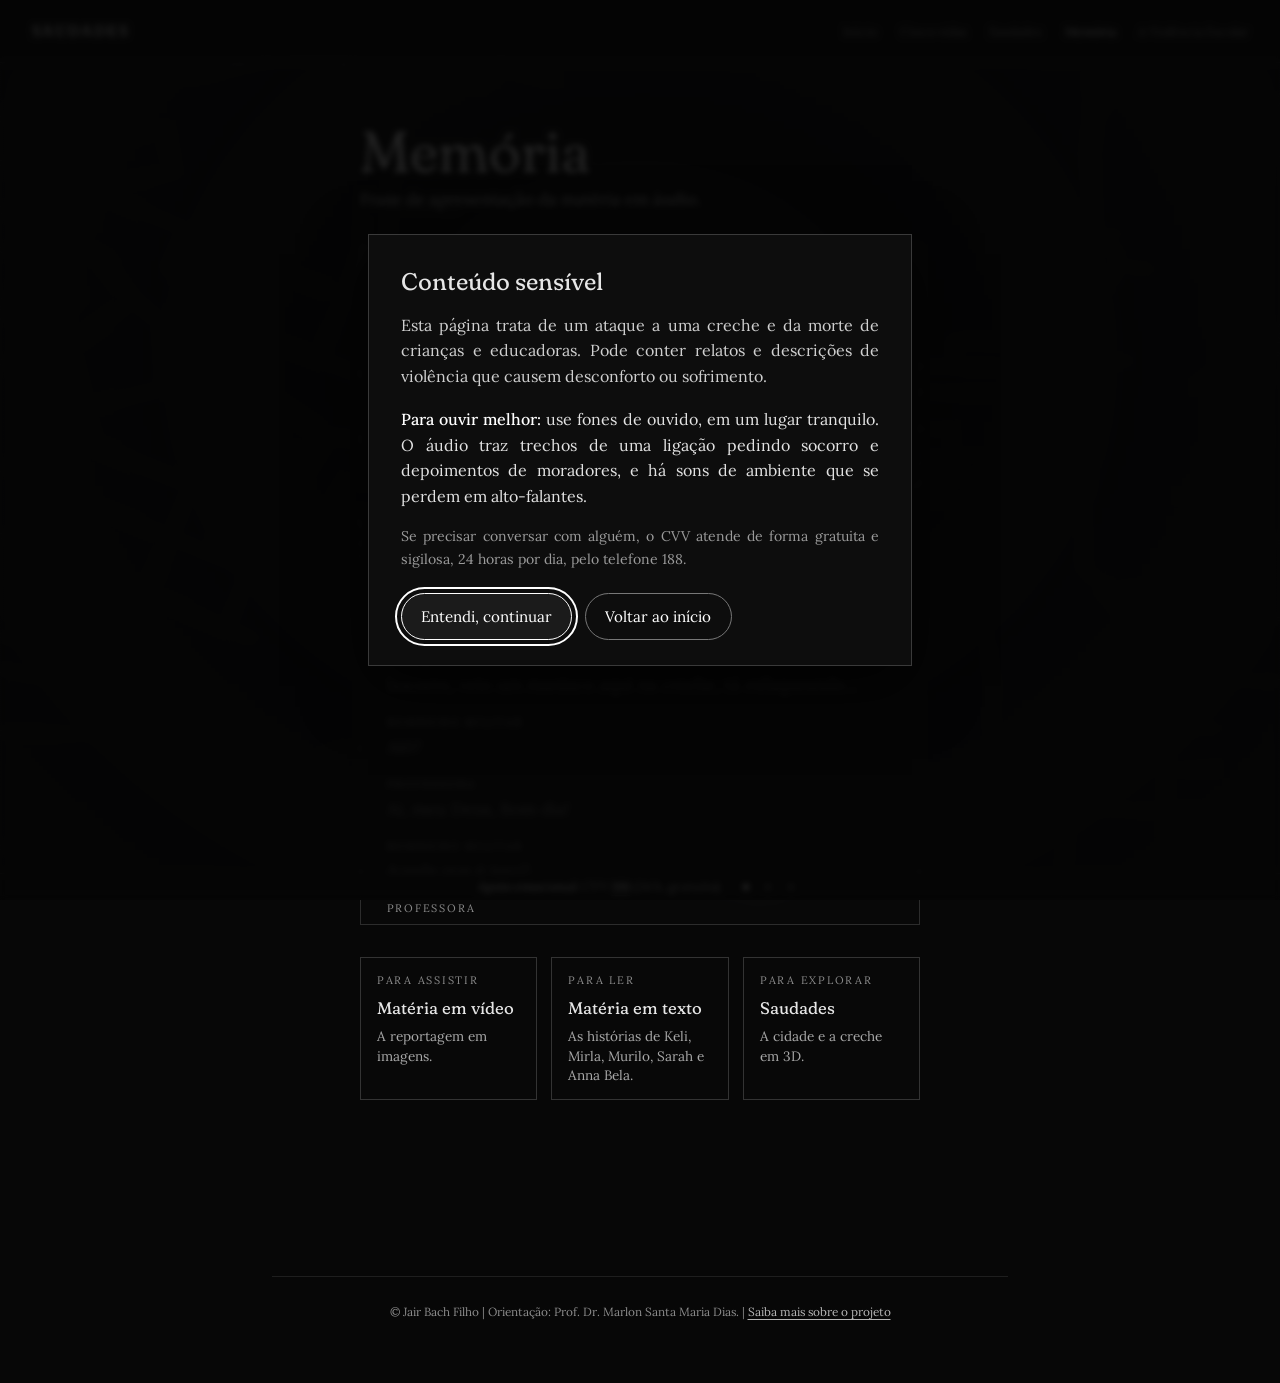
<file: memoria.html>
<!DOCTYPE html>
<html lang="pt-BR">
<head>
<meta charset="utf-8">
<meta name="viewport" content="width=device-width, initial-scale=1, viewport-fit=cover">
<title>Memória · Saudades</title>
<meta name="author" content="Jair Bach Filho">
<link rel="preconnect" href="https://fonts.googleapis.com">
<link rel="preconnect" href="https://fonts.gstatic.com" crossorigin>
<link href="https://fonts.googleapis.com/css2?family=Caveat:wght@400;500&family=Fraunces:ital,opsz,wght,SOFT@0,9..144,300..600,0..100;1,9..144,300..600,0..100&family=Lora:ital,wght@0,400..600;1,400..600&display=swap" rel="stylesheet">
<link rel="stylesheet" href="estilo.css?v=18">
</head>
<body data-aviso="sensivel">
<header class="topo">
  <a class="marca" href="index.html">SAUDADES</a>
  <button class="menu-btn" aria-expanded="false" aria-controls="menu">Menu</button>
  <nav id="menu" aria-label="Principal">
    <ul>
      <li><a href="index.html">Início</a></li>
      <li class="tem-sub"><a href="vitimas.html">Cinco vidas</a>
        <ul class="sub">
          <li><a href="vitimas.html#keli">Keli</a></li>
          <li><a href="vitimas.html#mirla">Mirla</a></li>
          <li><a href="vitimas.html#murilo">Murilo</a></li>
          <li><a href="vitimas.html#sarah">Sarah</a></li>
          <li><a href="vitimas.html#anna-bela">Anna Bela</a></li>
        </ul>
      </li>
      <li class="tem-sub"><a href="aquele-dia.html">Saudades</a>
        <ul class="sub">
          <li><a href="aquele-dia.html#desdobramentos">Desdobramentos</a></li>
        </ul>
      </li>
      <li><a href="memoria.html" aria-current="page">Memória</a></li>
      <li><a href="violencia-escolar.html">A Violência Escolar</a></li>
    </ul>
  </nav>
</header>

<div class="fundo-mapa" aria-hidden="true"><canvas></canvas></div>

<main class="pagina-audio">
  <h1>Memória</h1>
  <p class="lide-audio">Frase de apresentação da matéria em áudio.</p>

  <div class="player painel" data-audio>
    <iframe title="Matéria em áudio: Memória" width="100%" height="166" scrolling="no" frameborder="no" allow="autoplay; encrypted-media" src="https://w.soundcloud.com/player/?url=https%3A//api.soundcloud.com/tracks/soundcloud%3Atracks%3A2434807314%3Fsecret_token%3Ds-hVbRhzP9mNg&amp;color=%23999999&amp;auto_play=false&amp;hide_related=true&amp;show_comments=false&amp;show_user=true&amp;show_reposts=false&amp;show_teaser=false&amp;visual=false"></iframe>
    <p class="sc-credito"><a href="https://soundcloud.com/jair-bach-filho" target="_blank" rel="noopener">Jair Bach Filho</a> · <a href="https://soundcloud.com/jair-bach-filho/memoria/s-hVbRhzP9mNg" target="_blank" rel="noopener">memoria</a> no SoundCloud</p>
  </div>

  <section class="transcricao painel" aria-label="Transcrição do áudio" tabindex="0">
    <p data-t="1.26" data-f="75.15" class="so-som"><em class="som">[sons noturnos - grilos e latidos]</em> <em class="som">[amanhecer - sons de pássaros, latidos]</em> <em class="som">[trânsito]</em> <em class="som">[som de crianças brincando]</em> <em class="som">[som de pássaros]</em></p>
    <p data-t="75.15" data-f="77.25"><span class="quem">Bombeiro Militar</span>Bombeiros, bom dia, qual sua emergência?</p>
    <p data-t="77.09" data-f="81.09"><span class="quem">Professora</span>Socorro, veio um maníaco aqui na creche, tá esfaqueando...</p>
    <p data-t="81.09" data-f="82.05"><span class="quem">Bombeiro Militar</span>Alô?</p>
    <p data-t="82.02" data-f="84.07"><span class="quem">Professora</span>Ai, meu Deus, Bom dia!</p>
    <p data-t="84.07" data-f="85.72"><span class="quem">Bombeiro Militar</span>Aonde que é isso?</p>
    <p data-t="86.00" data-f="87.70"><span class="quem">Professora</span>Aqui na creche de Saudades.</p>
    <p data-t="88.18" data-f="91.42"><span class="quem">Bombeiro Militar</span>Calma, calma, senhora. Calma, calma.</p>
    <p data-t="92.22" data-f="94.34"><span class="quem">Professora</span>As crianças tão todas feridas...</p>
    <p data-t="94.38" data-f="96.16"><span class="quem">Bombeiro Militar</span>O que que aconteceu com o maníaco?</p>
    <p data-t="96.78" data-f="99.88"><span class="quem">Professora</span>Ele entrou na creche com um facão...</p>
    <p data-t="99.88" data-f="100.36"><span class="quem">Bombeiro Militar</span>Como?</p>
    <p data-t="101.00" data-f="103.36"><span class="quem">Professora</span>Ele entrou na creche com um facão e...</p>
    <p data-t="104.68" data-f="106.26"><span class="quem">Bombeiro Militar</span>Tá, e ele machucou alguém?</p>
    <p data-t="106.56" data-f="110.16"><span class="quem">Professora</span>Ele machucou as crianças, as crianças...</p>
    <p data-t="110.20" data-f="113.30"><span class="quem">Bombeiro Militar</span>Então tá, eu já tô mandando em Saudades, é isso?</p>
    <p data-t="113.62" data-f="115.16"><span class="quem">Professora</span>Isso, manda, por favor.</p>
    <p data-t="115.20" data-f="116.38"><span class="quem">Bombeiro Militar</span>Tá bom, eu vou mandar.</p>
    <p data-t="120.36" data-f="174.92"><span class="quem">Reportagem NSC TV</span>A gente tá bem próximo aqui, ó, bem em frente ao CEIM Aquarela, aqui no centro da cidade de Saudades, onde aconteceu esse crime nessa manhã. O delegado Jerônimo, da Polícia Civil, falou conosco há pouco e confirmou, então, que três crianças morreram. Elas têm entre seis meses e dois anos de idade e uma quarta criança ainda ficou ferida, com lesões mais leves e foi levada pro atendimento médico. Além disso, uma professora foi morta. Ela era professora dessa sala de aula em que estavam as quatro crianças, tentou proteger as crianças e infelizmente foi ferida e também morreu. Dentro dessa sala de aula também estava uma outra funcionária da escola. A Polícia Civil ainda não conseguiu confirmar a profissão dessa outra funcionária, Clayton, mas ela estaria também em atividade junto com as crianças. Não era uma professora, mas estava na sala de aula com essas crianças. Ela foi ferida em estado grave e foi levada à cidade de Chapecó para atendimento no Hospital Regional do Oeste.</p>
    <p data-t="174.92" data-f="183.86"><span class="quem">Jair</span><em class="som">[som de moto passando]</em> Então, eu queria exatamente saber disso. O que que tu lembra daquele dia? Tu já morava aqui? Como que foi aquele dia pra você?</p>
    <p data-t="183.86" data-f="194.46"><span class="quem">Gabriela</span>Eu não morava aqui em Saudades, eu morava em Cunhataí, que é a região próxima aqui. E eu sei que eu acordei em torno dumas nove horas da manhã, dez horas, hã, com essa notícia, né.</p>
    <p data-t="195.66" data-f="202.38">No momento, a gente imaginava que poderia ser assim, qualquer outra pessoa, mas não alguém exatamente daqui, né.</p>
    <p data-t="203.40" data-f="217.58">E eu lembro que mesmo naquele dia, a gente ficou, né, afastado do trabalho e no outro dia, quando a gente voltou à cidade, tava num clima assim, pesado, de luto, né. E foi uns dias até a gente descobrir assim tudo o que tinha acontecido, né.</p>
    <p data-t="218.14" data-f="221.14"><span class="quem">Jair</span>Tu acha que o município mudou depois disso? Como que tu vê isso?</p>
    <p data-t="221.14" data-f="231.20"><span class="quem">Gabriela</span>Sim, eu acredito que mudou bastante. Mas eu acho que aos poucos a gente foi recuperando, sabe, o que era, mas é uma coisa que querendo ou não marcou a cidade, né.</p>
    <p data-t="231.20" data-f="232.14"><span class="quem">Jair</span>Como que é seu nome?</p>
    <p data-t="232.14" data-f="232.64"><span class="quem">Gabriela</span>Gabriela.</p>
    <p data-t="232.64" data-f="233.46"><span class="quem">Jair</span>Gabriela, obrigado.</p>
    <p data-t="235.18" data-f="236.76">Oi, senhora, bom dia, tudo bem?</p>
    <p data-t="236.76" data-f="237.26"><span class="quem">Aldemir</span>Bom dia.</p>
    <p data-t="237.32" data-f="239.90"><span class="quem">Jair</span>E como que foi aquele dia pra senhora? A senhora lembra?</p>
    <p data-t="240.04" data-f="245.74"><span class="quem">Aldemir</span>Eu, eu lembro que eu tava no trabalho, daí quando era onze horas, daí me avisaram que tinha dado uma tragédia.</p>
    <p data-t="246.54" data-f="252.20"><span class="quem">Jair</span>E a senhora acha que as pessoas ainda falam disso aqui no município? Falam bastante, pouco? O que que a senhora ouve?</p>
    <p data-t="253.12" data-f="268.60"><span class="quem">Aldemir</span>A gente ouve bastante as pessoas, ainda mais pessoas quando vêm de fora, né, daí alguém chega e pede: "Era aqui que aconteceu a tragédia?" Daí as pessoas comentam, né, mas assim, entre o povo daqui, assim, na nossa empresa, a gente senta lá, a gente comenta bastante ainda, assim. Mas foi muito triste, moço.</p>
    <p data-t="268.60" data-f="269.70"><span class="quem">Jair</span>Como que é o nome da senhora?</p>
    <p data-t="269.70" data-f="270.36"><span class="quem">Aldemir</span>Aldemir.</p>
    <p data-t="270.38" data-f="271.10"><span class="quem">Jair</span>Obrigado, Aldemir.</p>
    <p data-t="274.14" data-f="275.58">Oi, moça, bom dia, tudo bem?</p>
    <p data-t="275.76" data-f="277.32"><span class="quem">Aleimar</span>Eu sou venezuelana.</p>
    <p data-t="277.32" data-f="278.48"><span class="quem">Jair</span>Tu não tá aqui há muito tempo?</p>
    <p data-t="278.50" data-f="280.00"><span class="quem">Aleimar</span>Eu não tava quando aconteceu.</p>
    <p data-t="280.04" data-f="281.78"><span class="quem">Jair</span>Quantos anos tu tá aqui?</p>
    <p data-t="281.78" data-f="282.36"><span class="quem">Aleimar</span>Três.</p>
    <p data-t="282.38" data-f="285.66"><span class="quem">Jair</span>Três? E as pessoas falam, comentam sobre isso contigo?</p>
    <p data-t="286.18" data-f="286.20"><span class="quem">Aleimar</span>Sim.</p>
    <p data-t="286.20" data-f="289.68"><span class="quem">Jair</span>E o que que elas te falam, assim? Como que elas te passam o que aconteceu?</p>
    <p data-t="290.42" data-f="294.68"><span class="quem">Aleimar</span>Ah, que foi— entrou um moço lá com uma faca</p>
    <p data-t="295.72" data-f="298.76">e ele agrediu as crianças e duas professoras.</p>
    <p data-t="298.84" data-f="308.06"><span class="quem">Jair</span>E tu percebeu um certo receio das pessoas em falar sobre isso ou pra eles é natural falar e descontam nas rodas de conversa, assim?</p>
    <p data-t="308.14" data-f="309.76"><span class="quem">Aleimar</span>É natural eles falarem.</p>
    <p data-t="310.78" data-f="315.40"><span class="quem">Jair</span>E pra ti, como que é ouvir isso que aconteceu aqui? Tu tem filhos? Tu tem receio de levar eles pra escola?</p>
    <p data-t="315.44" data-f="319.82"><span class="quem">Aleimar</span>Eu tenho uma filha e ela começou agora nessa creche.</p>
    <p data-t="319.86" data-f="321.60"><span class="quem">Jair</span>E como que é pra ti levar ela pra lá?</p>
    <p data-t="321.68" data-f="323.04"><span class="quem">Aleimar</span>Eu fico com medo, né?</p>
    <p data-t="324.18" data-f="327.24">Mas agora ela está em segurança, naquele tempo não tinha.</p>
    <p data-t="327.24" data-f="328.24"><span class="quem">Jair</span>Como que é seu nome?</p>
    <p data-t="328.24" data-f="328.82"><span class="quem">Aleimar</span>Aleimar.</p>
    <p data-t="328.90" data-f="332.16"><span class="quem">Jair</span>Aleimar, brigado, tá, querida? Até mais, bom dia.</p>
    <p data-t="333.84" data-f="338.84">E o senhor acha que mudou o clima da cidade? Como que ficou naquele dia? Como que foi?</p>
    <p data-t="338.98" data-f="357.30"><span class="quem">Hélio</span>É, mais, mais cuidado depois disso, né, assim, cuidado. Quer dizer, colocado segurança nessas coisas, né. Ficou bem, bem ruim, né. Sempre fica com o pé atrás, tem filhos que vai pra aula, né. Por essa, tem que deixar nas mãos da justiça, né, de Deus pra ver o que que faz, né.</p>
    <p data-t="357.90" data-f="360.62"><span class="quem">Jair</span>Mas e as pessoas costumam lembrar disso aqui no município?</p>
    <p data-t="360.62" data-f="362.72"><span class="quem">Hélio</span>Bastante, bastante, bastante.</p>
    <p data-t="362.72" data-f="363.16"><span class="quem">Jair</span>Marcou?</p>
    <p data-t="363.16" data-f="367.98"><span class="quem">Hélio</span>Bastante, marcou bastante. Isso era uma coisa muito, muito ruim pra—</p>
    <p data-t="369.06" data-f="370.40">triste e ruim, né.</p>
    <p data-t="370.40" data-f="371.14"><span class="quem">Jair</span>Qual o nome do senhor?</p>
    <p data-t="371.16" data-f="371.72"><span class="quem">Hélio</span>Hélio.</p>
    <p data-t="371.72" data-f="373.08"><span class="quem">Jair</span>Hélio, brigado, Hélio.</p>
    <p data-t="378.06" data-f="393.98"><span class="quem">Reportagem NDTV Record</span>No fim da homenagem, os familiares soltaram balões brancos para as vítimas. <em class="som">[som de palmas]</em></p>
    <p data-t="394.06" data-f="401.78"><span class="quem">Jair</span>Essa reportagem utilizou conteúdos produzidos e veiculados pela NSC TV e NDTV Record.</p>
  </section>

  <nav class="ctas-midia" aria-label="Outros formatos desta reportagem">
    <a class="cta-pequeno" href="violencia-escolar.html"><span class="rotulo">Para assistir</span><strong>Matéria em vídeo</strong><span class="chamada">A reportagem em imagens.</span></a>
    <a class="cta-pequeno" href="vitimas.html"><span class="rotulo">Para ler</span><strong>Matéria em texto</strong><span class="chamada">As histórias de Keli, Mirla, Murilo, Sarah e Anna Bela.</span></a>
    <a class="cta-pequeno" href="aquele-dia.html"><span class="rotulo">Para explorar</span><strong>Saudades</strong><span class="chamada">A cidade e a creche em 3D.</span></a>
  </nav>
</main>

<footer class="rodape">
  <p>© Jair Bach Filho | Orientação: Prof. Dr. Marlon Santa Maria Dias. | <a href="sobre.html">Saiba mais sobre o projeto</a></p>
</footer>

<script src="fundo-mapa.js?v=1"></script>
<script src="script.js?v=11"></script>
</body>
</html>
</file>
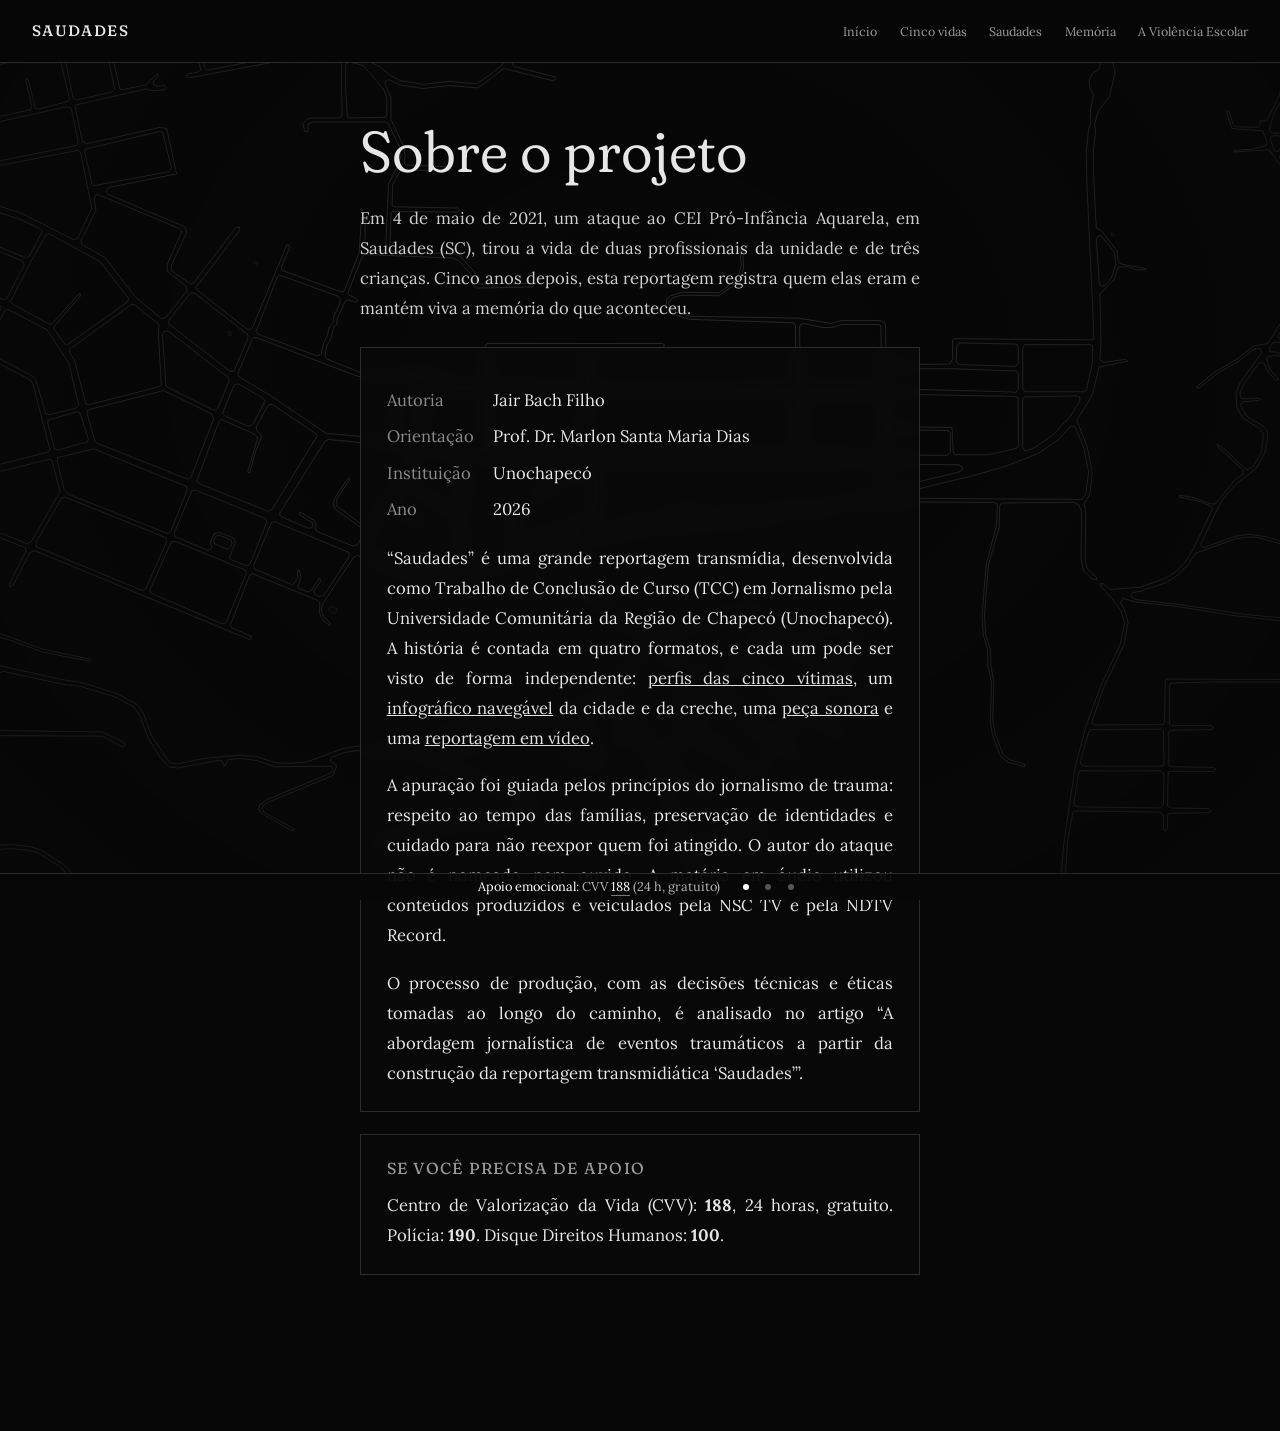
<file: sobre.html>
<!DOCTYPE html>
<html lang="pt-BR">
<head>
<meta charset="utf-8">
<meta name="viewport" content="width=device-width, initial-scale=1, viewport-fit=cover">
<title>Sobre o projeto · Saudades</title>
<meta name="author" content="Jair Bach Filho">
<link rel="preconnect" href="https://fonts.googleapis.com">
<link rel="preconnect" href="https://fonts.gstatic.com" crossorigin>
<link href="https://fonts.googleapis.com/css2?family=Caveat:wght@400;500&family=Fraunces:ital,opsz,wght,SOFT@0,9..144,300..600,0..100;1,9..144,300..600,0..100&family=Lora:ital,wght@0,400..600;1,400..600&display=swap" rel="stylesheet">
<link rel="stylesheet" href="estilo.css?v=18">
</head>
<body>
<header class="topo">
  <a class="marca" href="index.html">SAUDADES</a>
  <button class="menu-btn" aria-expanded="false" aria-controls="menu">Menu</button>
  <nav id="menu" aria-label="Principal">
    <ul>
      <li><a href="index.html">Início</a></li>
      <li class="tem-sub"><a href="vitimas.html">Cinco vidas</a>
        <ul class="sub">
          <li><a href="vitimas.html#keli">Keli</a></li>
          <li><a href="vitimas.html#mirla">Mirla</a></li>
          <li><a href="vitimas.html#murilo">Murilo</a></li>
          <li><a href="vitimas.html#sarah">Sarah</a></li>
          <li><a href="vitimas.html#anna-bela">Anna Bela</a></li>
        </ul>
      </li>
      <li class="tem-sub"><a href="aquele-dia.html">Saudades</a>
        <ul class="sub">
          <li><a href="aquele-dia.html#desdobramentos">Desdobramentos</a></li>
        </ul>
      </li>
      <li><a href="memoria.html">Memória</a></li>
      <li><a href="violencia-escolar.html">A Violência Escolar</a></li>
    </ul>
  </nav>
</header>

<div class="fundo-mapa" aria-hidden="true"><canvas></canvas></div>

<main class="pagina-sobre">
  <h1>Sobre o projeto</h1>
  <p class="lide-audio">Em 4 de maio de 2021, um ataque ao CEI Pró-Infância Aquarela, em Saudades (SC), tirou a vida de duas profissionais da unidade e de três crianças. Cinco anos depois, esta reportagem registra quem elas eram e mantém viva a memória do que aconteceu.</p>

  <section class="painel">
    <dl class="ficha">
      <dt>Autoria</dt><dd>Jair Bach Filho</dd>
      <dt>Orientação</dt><dd>Prof. Dr. Marlon Santa Maria Dias</dd>
      <dt>Instituição</dt><dd>Unochapecó</dd>
      <dt>Ano</dt><dd>2026</dd>
    </dl>
    <p>“Saudades” é uma grande reportagem transmídia, desenvolvida como Trabalho de Conclusão de Curso (TCC) em Jornalismo pela Universidade Comunitária da Região de Chapecó (Unochapecó). A história é contada em quatro formatos, e cada um pode ser visto de forma independente: <a href="vitimas.html">perfis das cinco vítimas</a>, um <a href="aquele-dia.html">infográfico navegável</a> da cidade e da creche, uma <a href="memoria.html">peça sonora</a> e uma <a href="violencia-escolar.html">reportagem em vídeo</a>.</p>
    <p>A apuração foi guiada pelos princípios do jornalismo de trauma: respeito ao tempo das famílias, preservação de identidades e cuidado para não reexpor quem foi atingido. O autor do ataque não é nomeado nem ouvido. A matéria em áudio utilizou conteúdos produzidos e veiculados pela NSC TV e pela NDTV Record.</p>
    <p>O processo de produção, com as decisões técnicas e éticas tomadas ao longo do caminho, é analisado no artigo “A abordagem jornalística de eventos traumáticos a partir da construção da reportagem transmidiática ‘Saudades’”.</p>
  </section>

  <section class="painel">
    <h2>Se você precisa de apoio</h2>
    <p>Centro de Valorização da Vida (CVV): <strong>188</strong>, 24 horas, gratuito. Polícia: <strong>190</strong>. Disque Direitos Humanos: <strong>100</strong>.</p>
  </section>
</main>

<script src="fundo-mapa.js?v=1"></script>
<script src="script.js?v=11"></script>
</body>
</html>
</file>
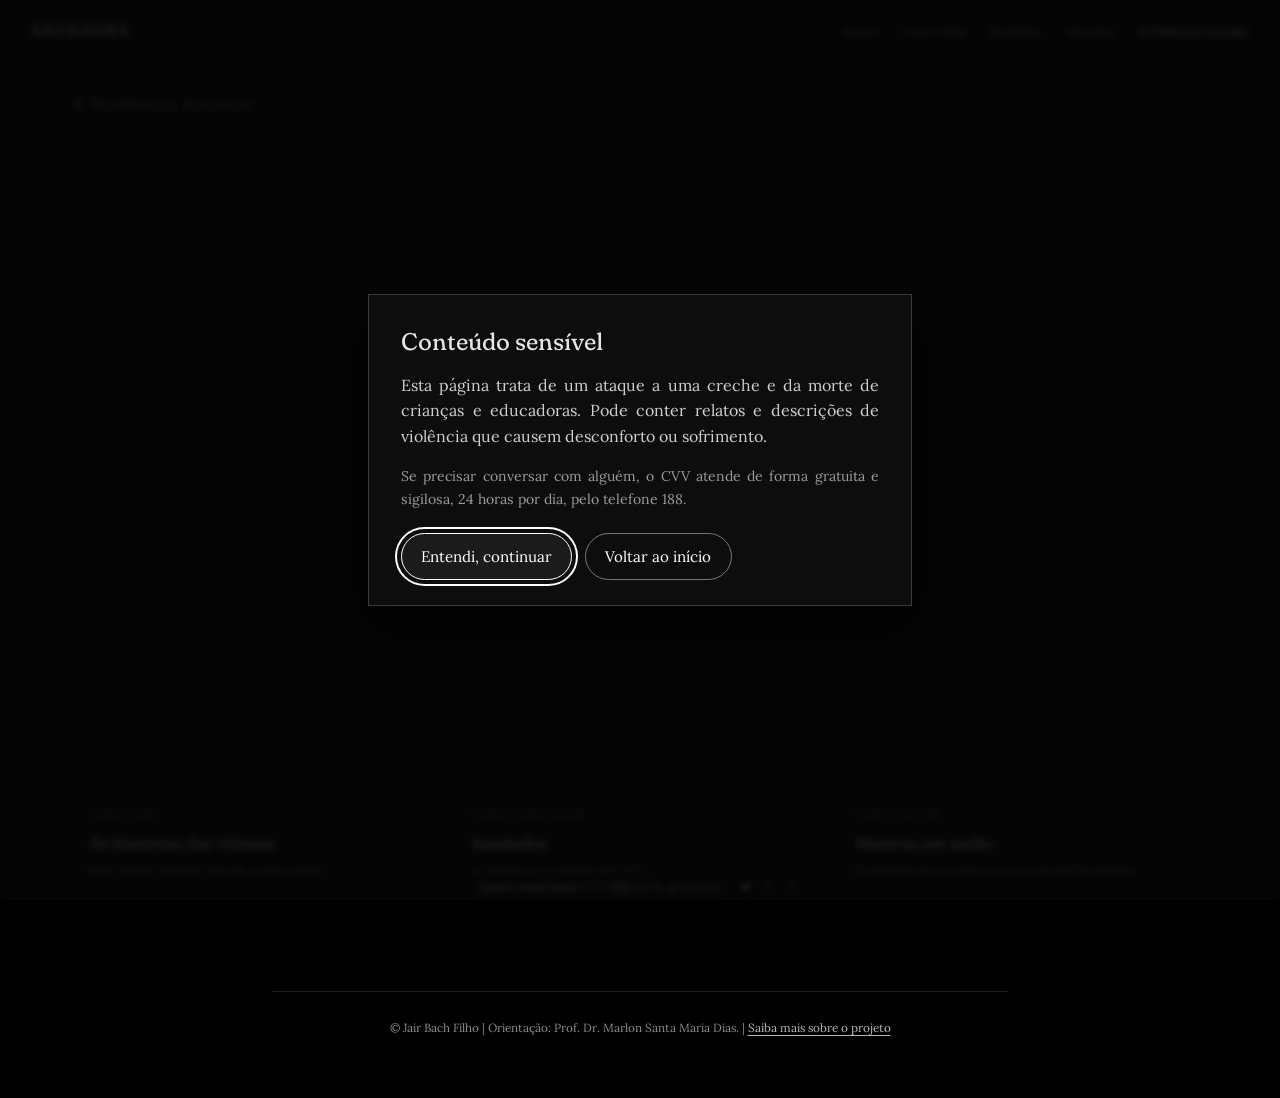
<file: violencia-escolar.html>
<!DOCTYPE html>
<html lang="pt-BR">
<head>
<meta charset="utf-8">
<meta name="viewport" content="width=device-width, initial-scale=1, viewport-fit=cover">
<title>A Violência Escolar · Saudades</title>
<meta name="author" content="Jair Bach Filho">
<link rel="preconnect" href="https://fonts.googleapis.com">
<link rel="preconnect" href="https://fonts.gstatic.com" crossorigin>
<link href="https://fonts.googleapis.com/css2?family=Caveat:wght@400;500&family=Fraunces:ital,opsz,wght,SOFT@0,9..144,300..600,0..100;1,9..144,300..600,0..100&family=Lora:ital,wght@0,400..600;1,400..600&display=swap" rel="stylesheet">
<link rel="stylesheet" href="estilo.css?v=18">
</head>
<body class="cinema" data-aviso="sensivel">
<header class="topo">
  <a class="marca" href="index.html">SAUDADES</a>
  <button class="menu-btn" aria-expanded="false" aria-controls="menu">Menu</button>
  <nav id="menu" aria-label="Principal">
    <ul>
      <li><a href="index.html">Início</a></li>
      <li class="tem-sub"><a href="vitimas.html">Cinco vidas</a>
        <ul class="sub">
          <li><a href="vitimas.html#keli">Keli</a></li>
          <li><a href="vitimas.html#mirla">Mirla</a></li>
          <li><a href="vitimas.html#murilo">Murilo</a></li>
          <li><a href="vitimas.html#sarah">Sarah</a></li>
          <li><a href="vitimas.html#anna-bela">Anna Bela</a></li>
        </ul>
      </li>
      <li class="tem-sub"><a href="aquele-dia.html">Saudades</a>
        <ul class="sub">
          <li><a href="aquele-dia.html#desdobramentos">Desdobramentos</a></li>
        </ul>
      </li>
      <li><a href="memoria.html">Memória</a></li>
      <li><a href="violencia-escolar.html" aria-current="page">A Violência Escolar</a></li>
    </ul>
  </nav>
</header>

<div class="fundo-mapa" aria-hidden="true"><canvas></canvas></div>

<main class="cinema">
  <h1>A Violência Escolar</h1>
  <div class="video-yt"><iframe src="https://www.youtube.com/embed/OmoaHattL4Y?rel=0&amp;cc_load_policy=1&amp;hl=pt-BR&amp;cc_lang_pref=pt" title="A Violência Escolar: matéria em vídeo" loading="lazy" allow="accelerometer; encrypted-media; gyroscope; picture-in-picture; web-share" referrerpolicy="strict-origin-when-cross-origin" allowfullscreen></iframe></div>
  <noscript><p><a href="https://youtu.be/OmoaHattL4Y">Assistir à matéria em vídeo no YouTube</a></p></noscript>
  <nav class="ctas-midia" aria-label="Outros formatos desta reportagem">
    <a class="cta-pequeno" href="vitimas.html"><span class="rotulo">Para ler</span><strong>As histórias das vítimas</strong><span class="chamada">Keli, Mirla, Murilo, Sarah e Anna Bela.</span></a>
    <a class="cta-pequeno" href="aquele-dia.html"><span class="rotulo">Para explorar</span><strong>Saudades</strong><span class="chamada">A cidade e a creche em 3D.</span></a>
    <a class="cta-pequeno" href="memoria.html"><span class="rotulo">Para ouvir</span><strong>Matéria em áudio</strong><span class="chamada">O pedido de socorro e as vozes de Saudades.</span></a>
  </nav>
</main>

<footer class="rodape">
  <p>© Jair Bach Filho | Orientação: Prof. Dr. Marlon Santa Maria Dias. | <a href="sobre.html">Saiba mais sobre o projeto</a></p>
</footer>

<script src="fundo-mapa.js?v=1"></script>
<script src="script.js?v=11"></script>
</body>
</html>
</file>
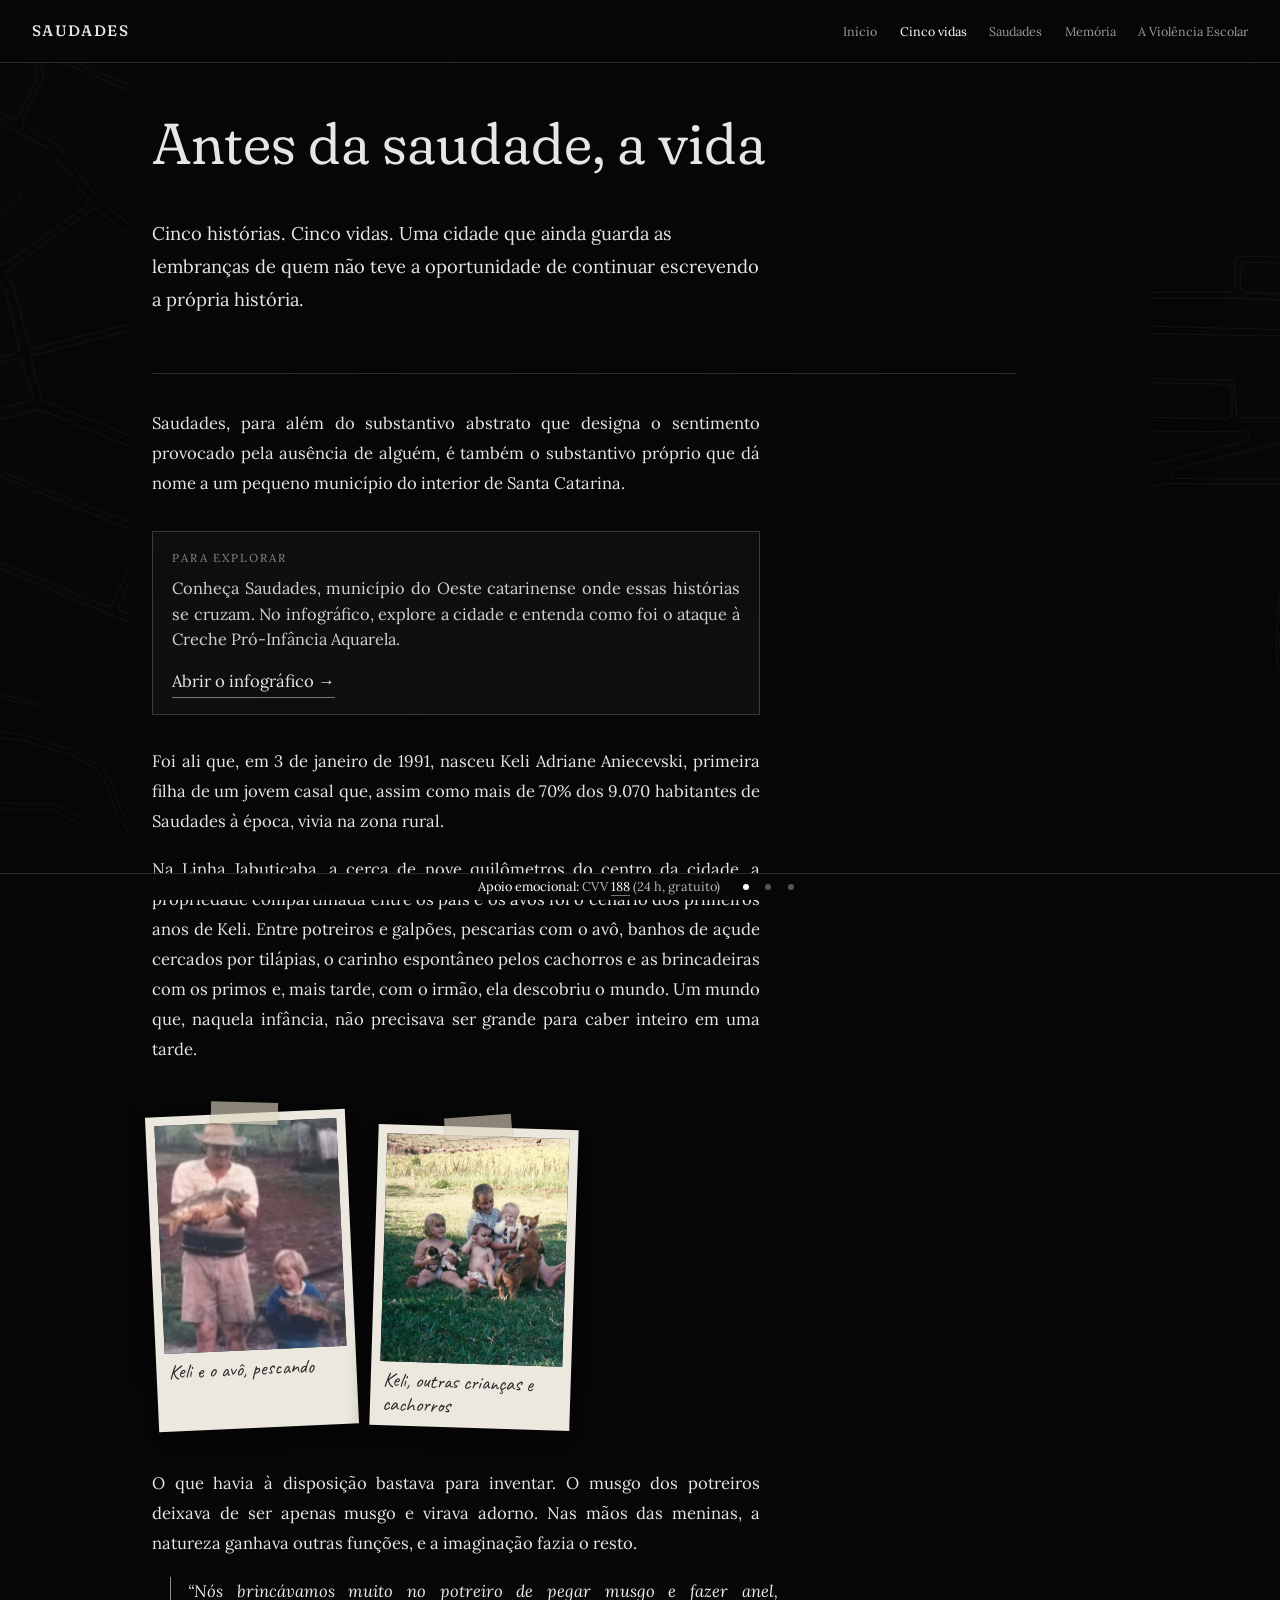
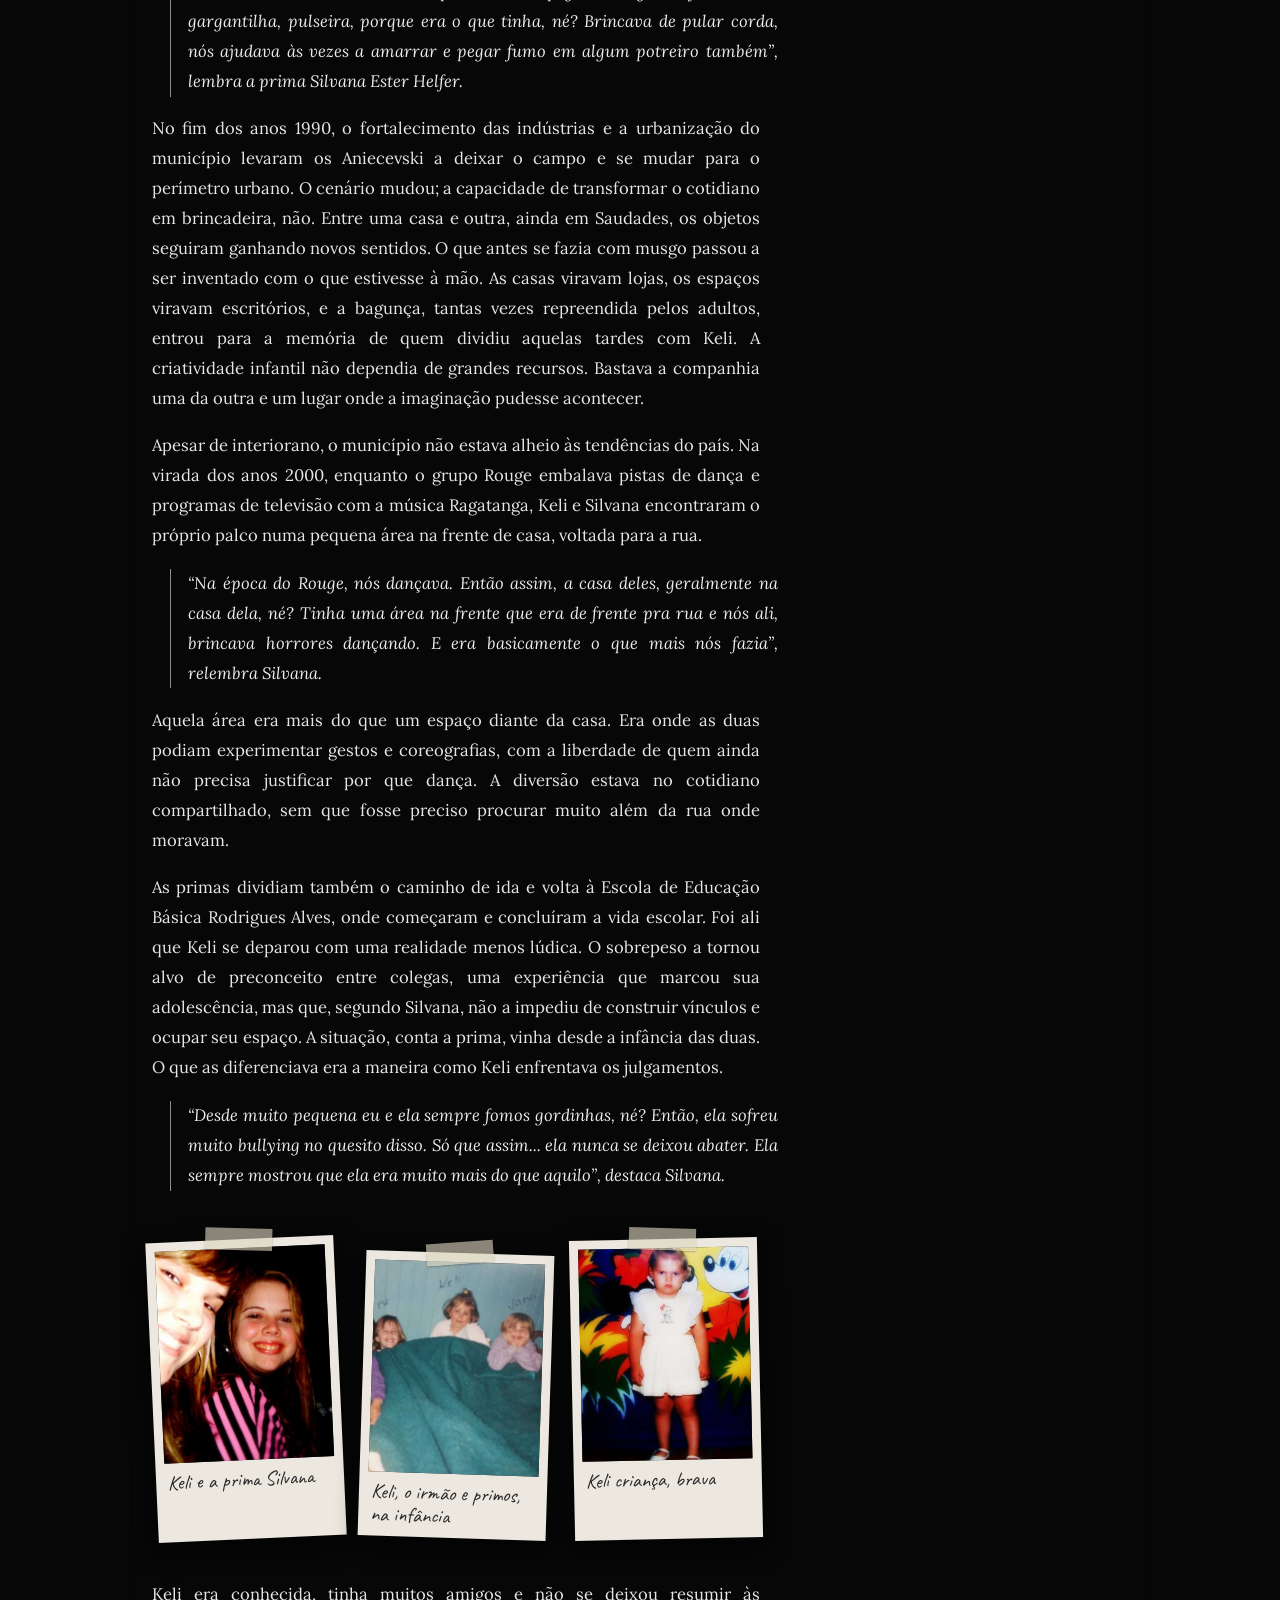
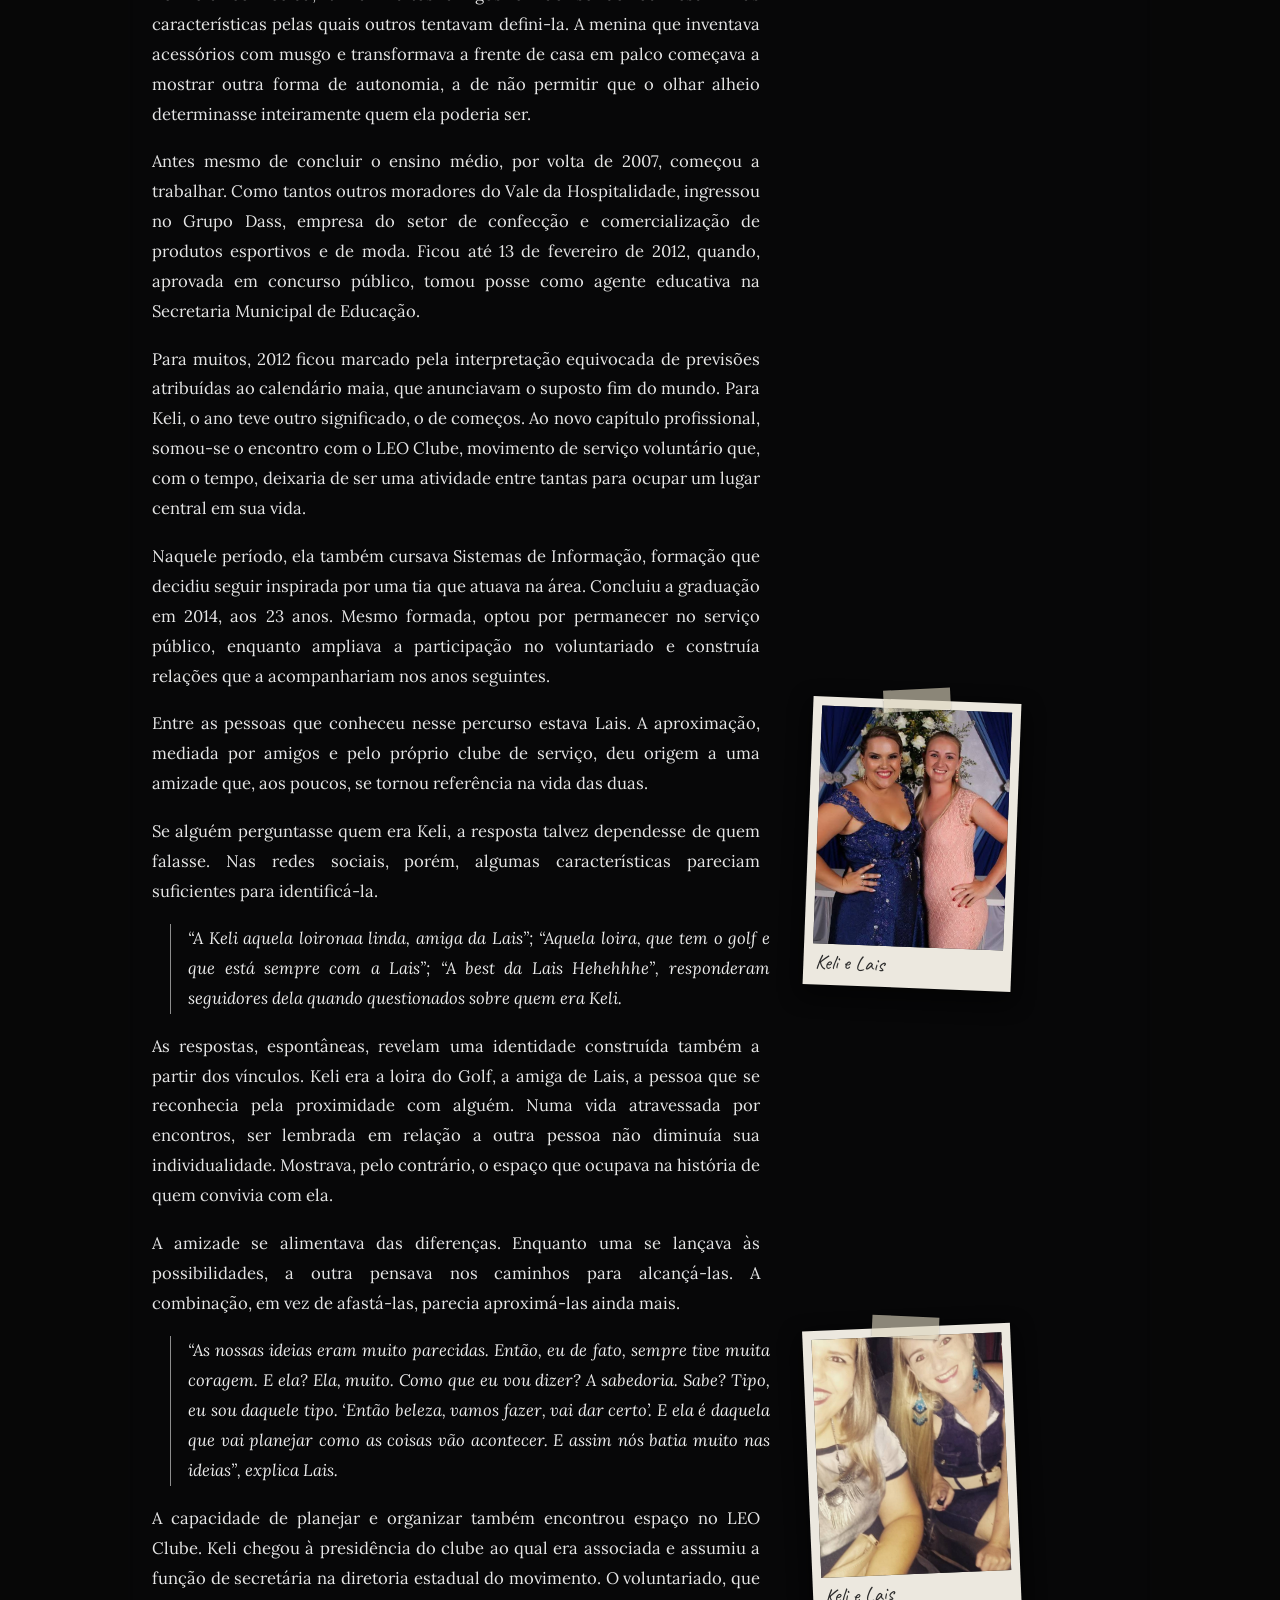
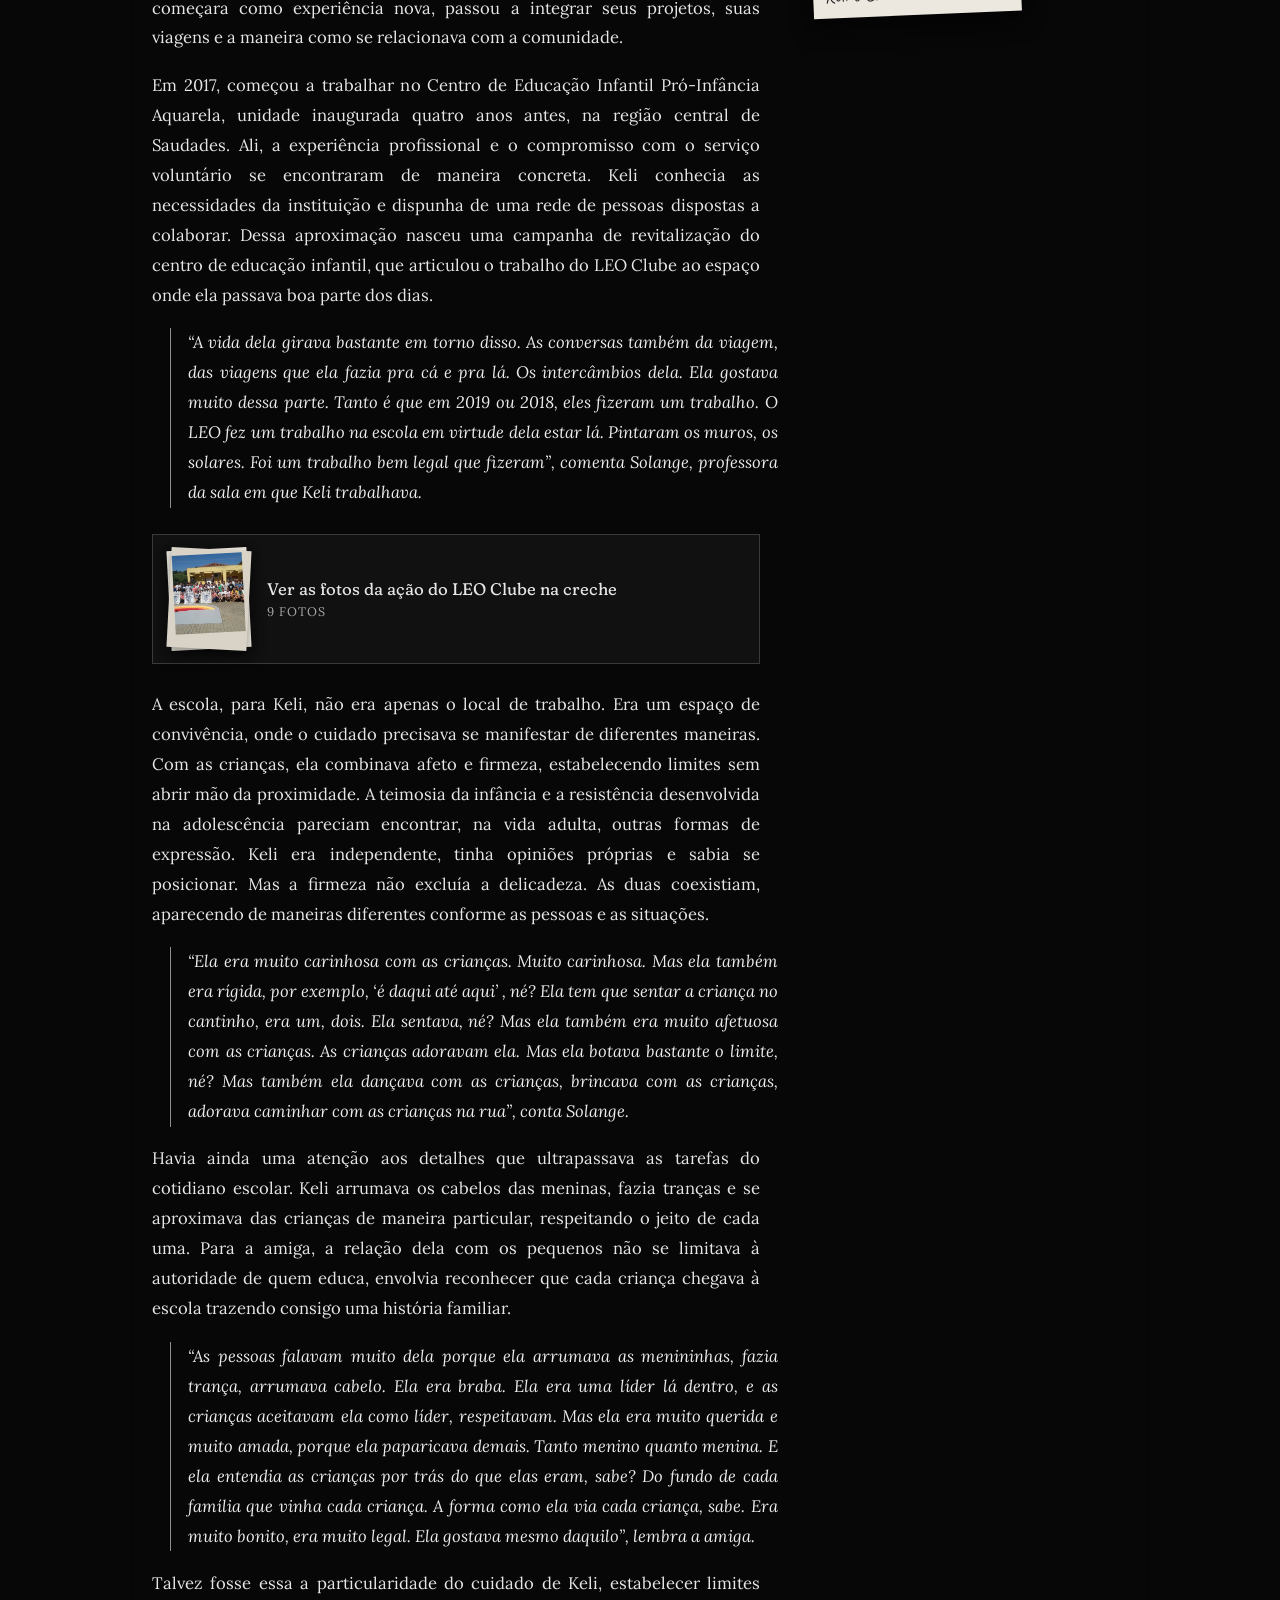
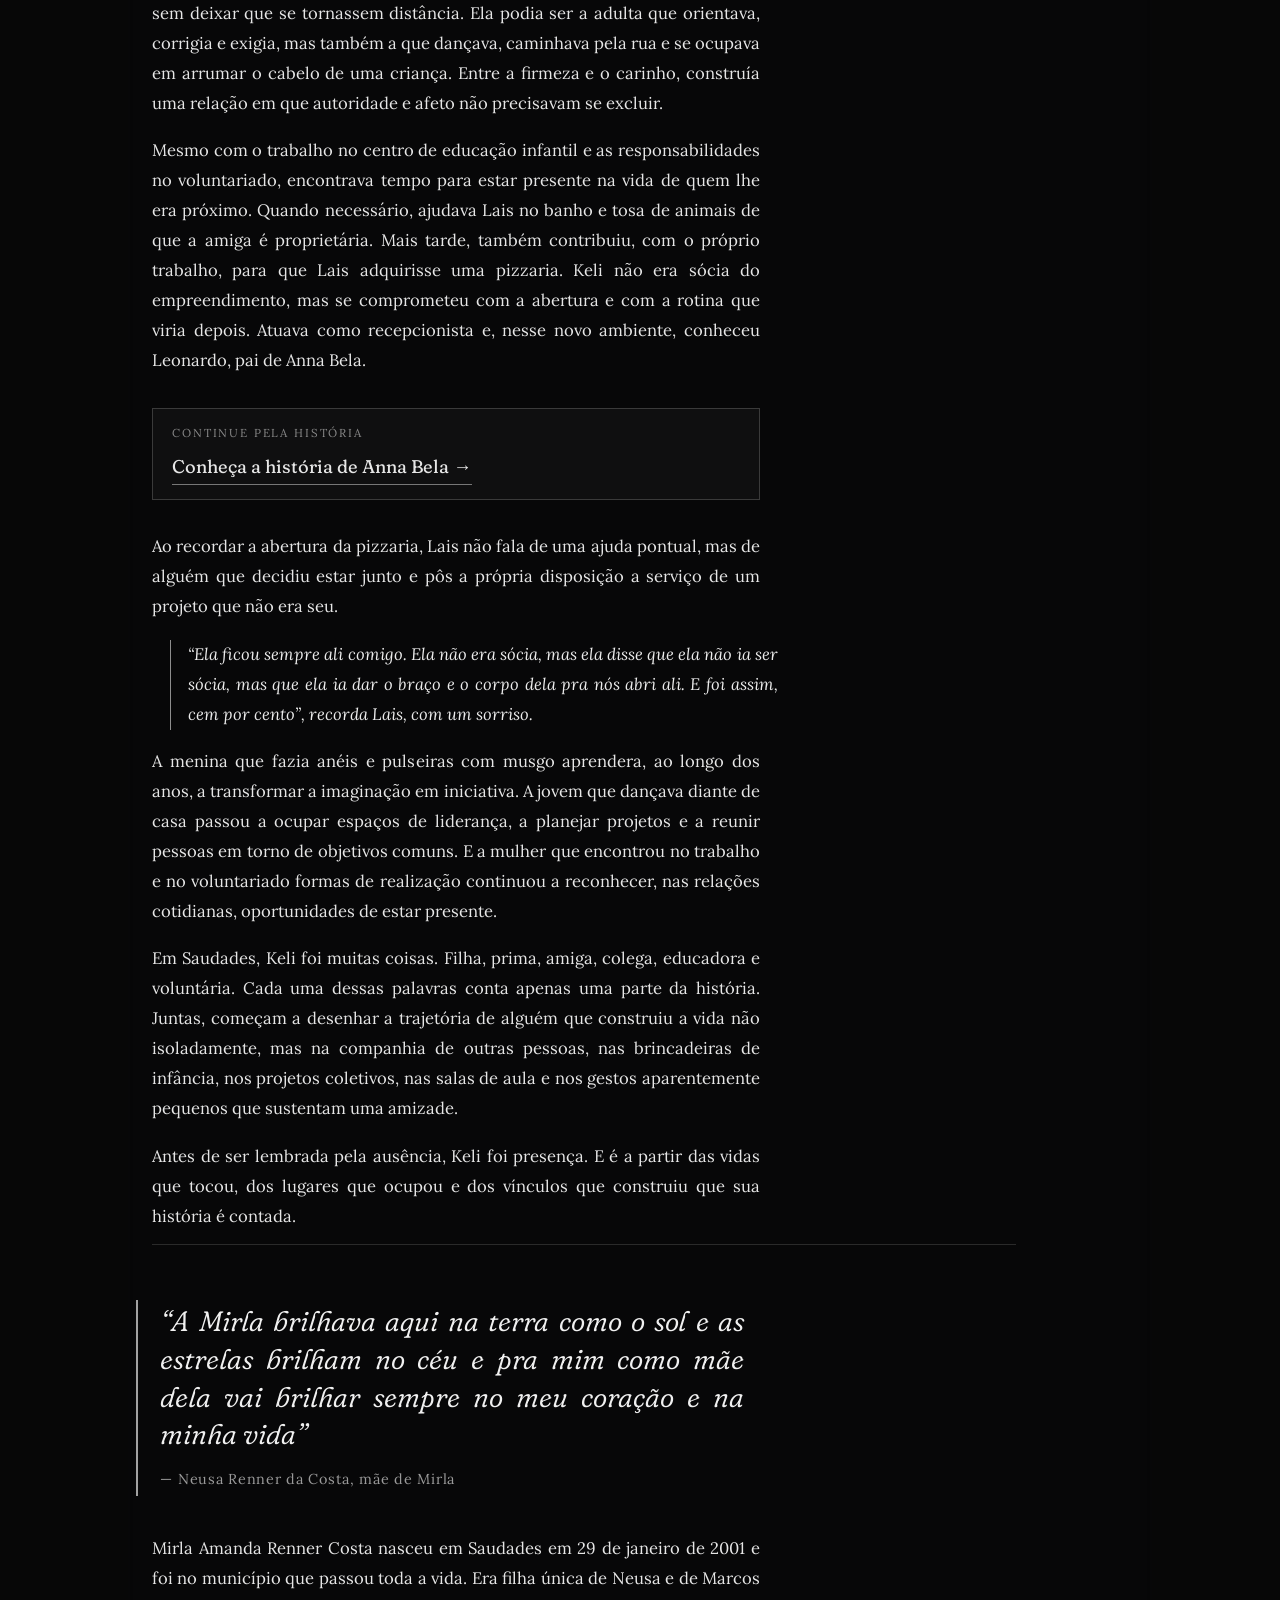
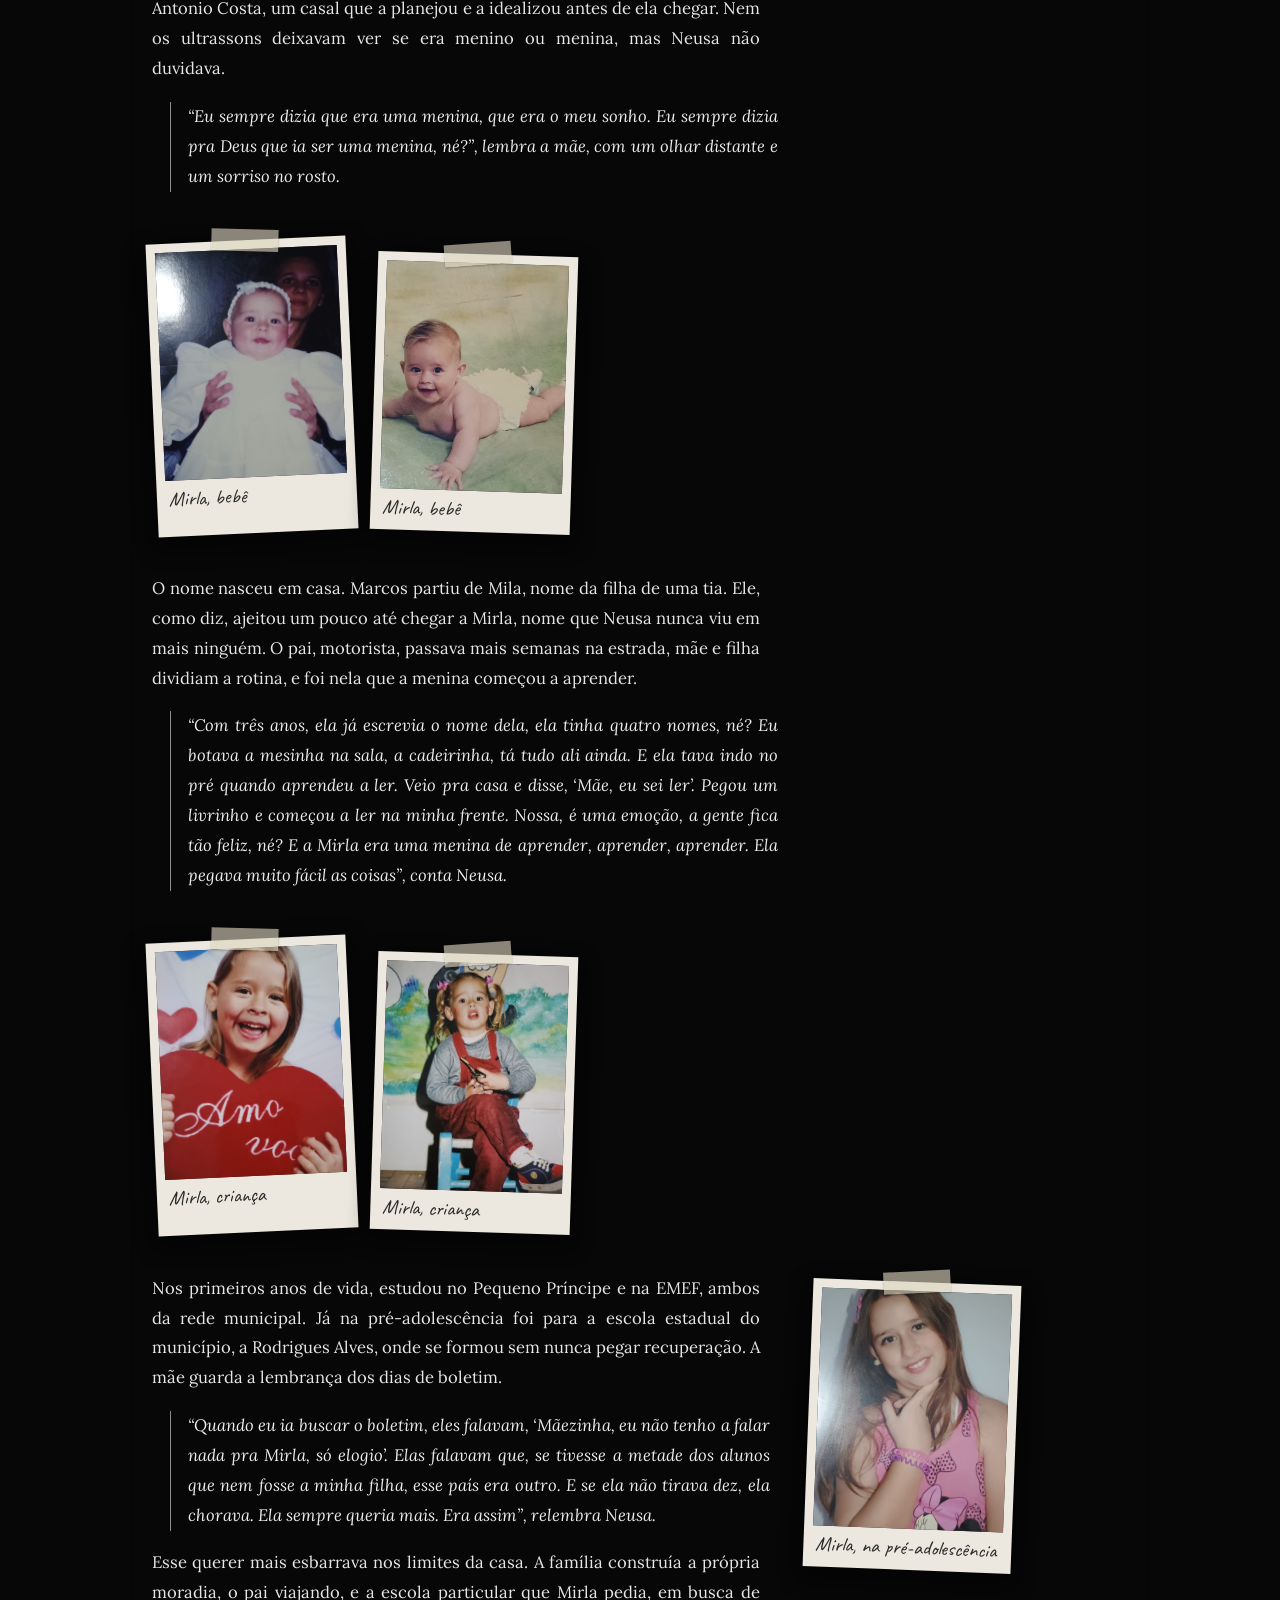
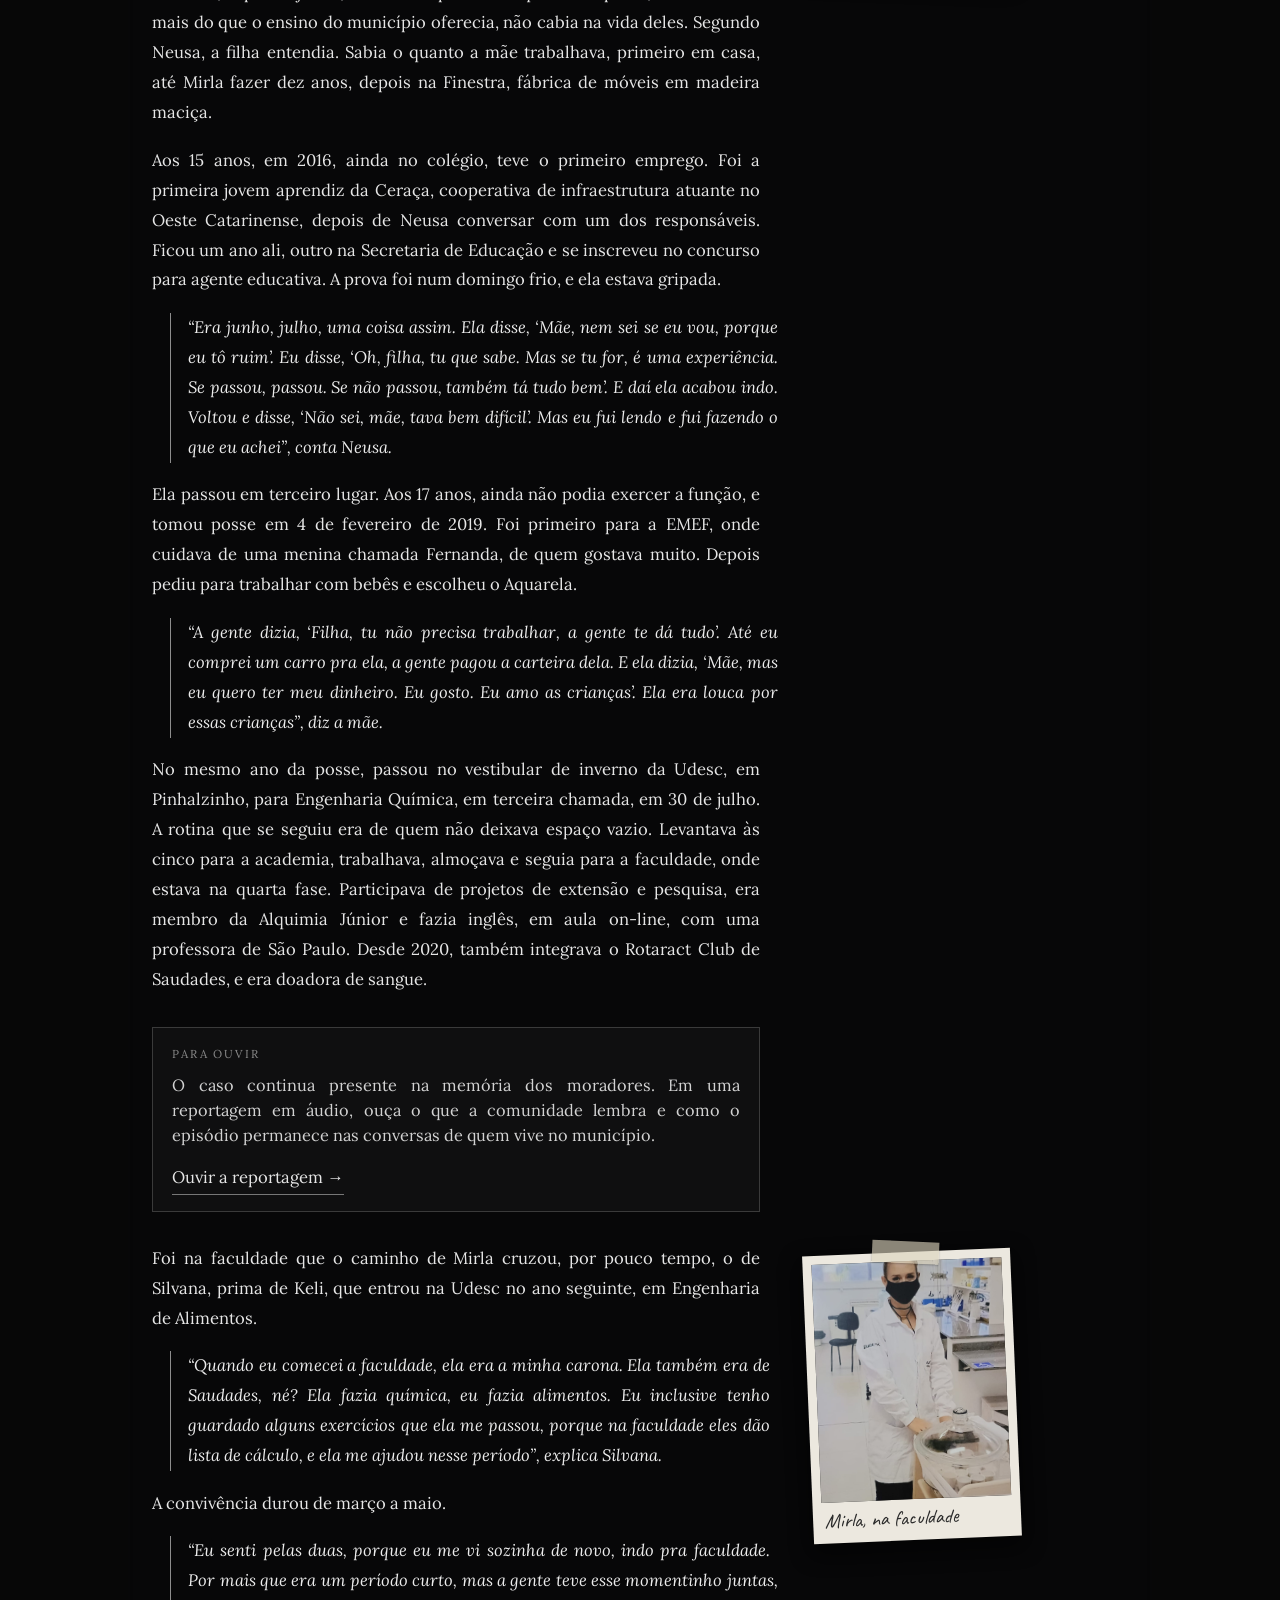
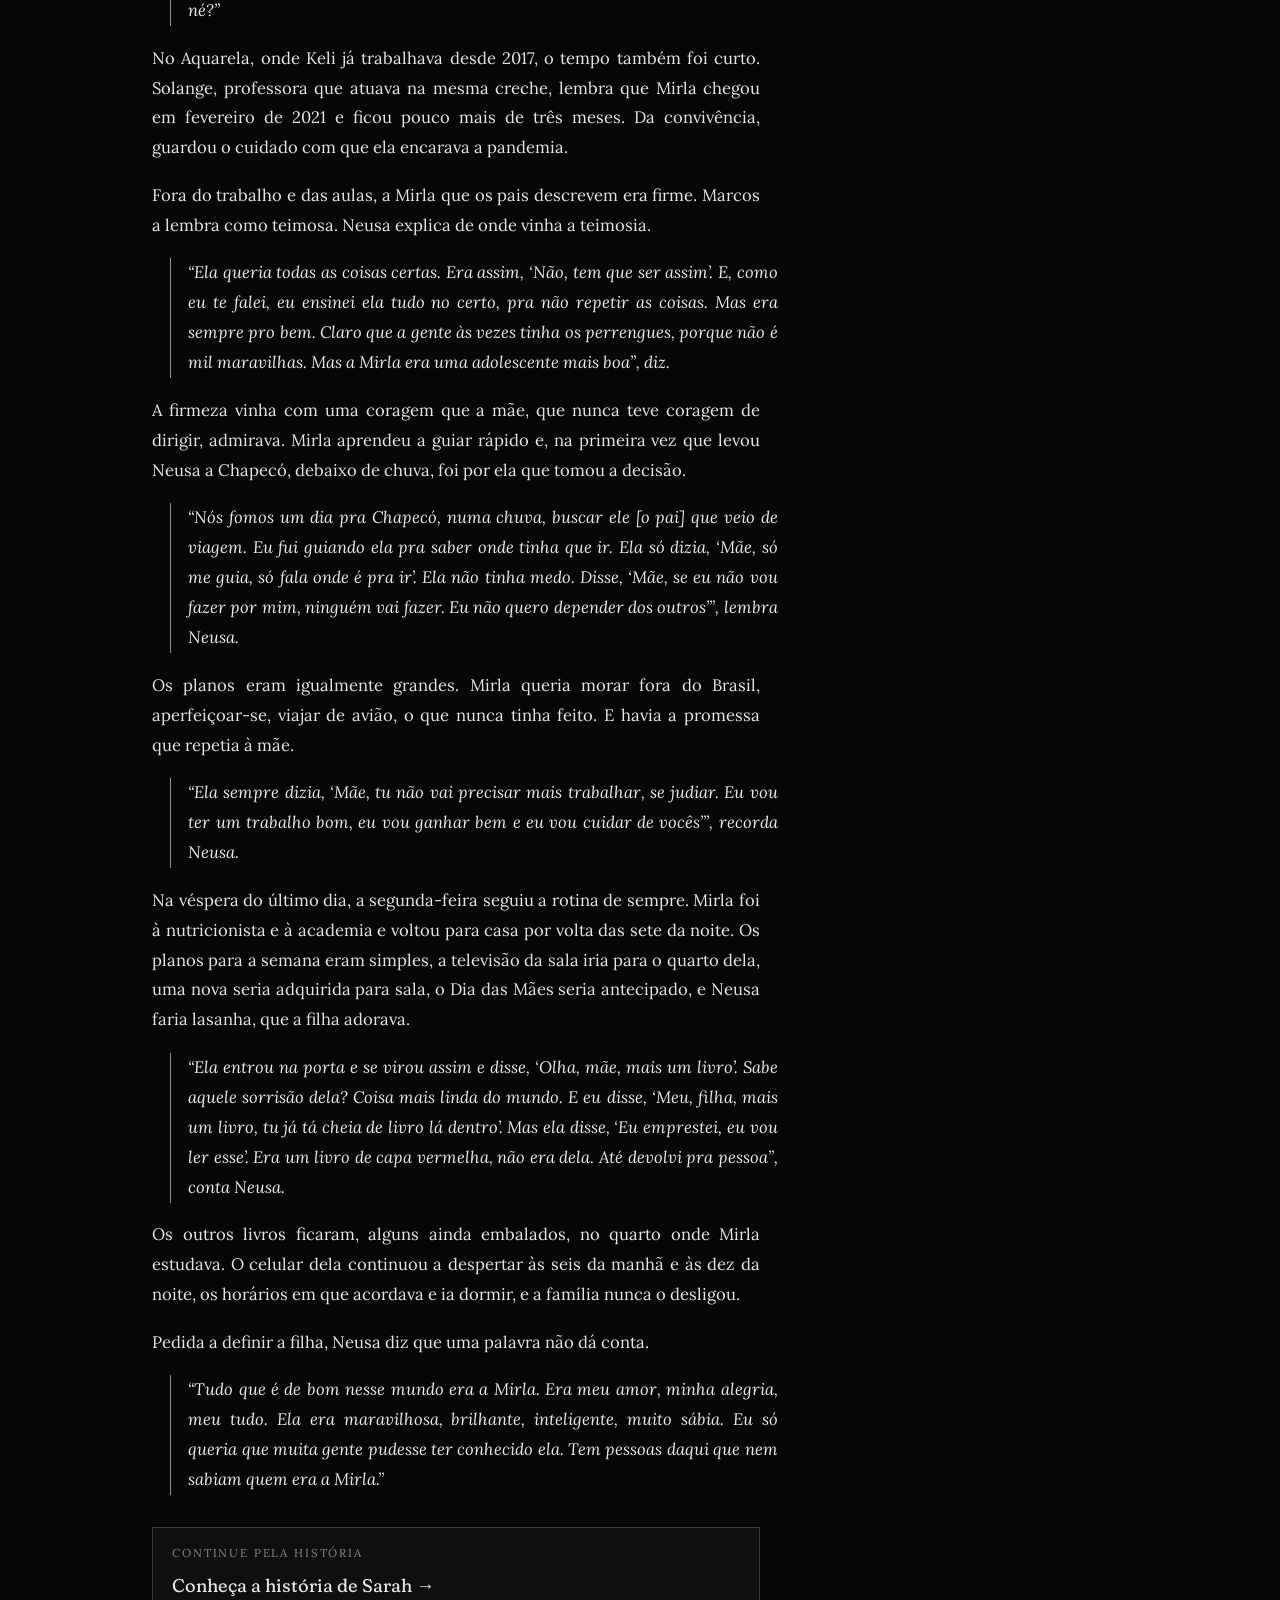
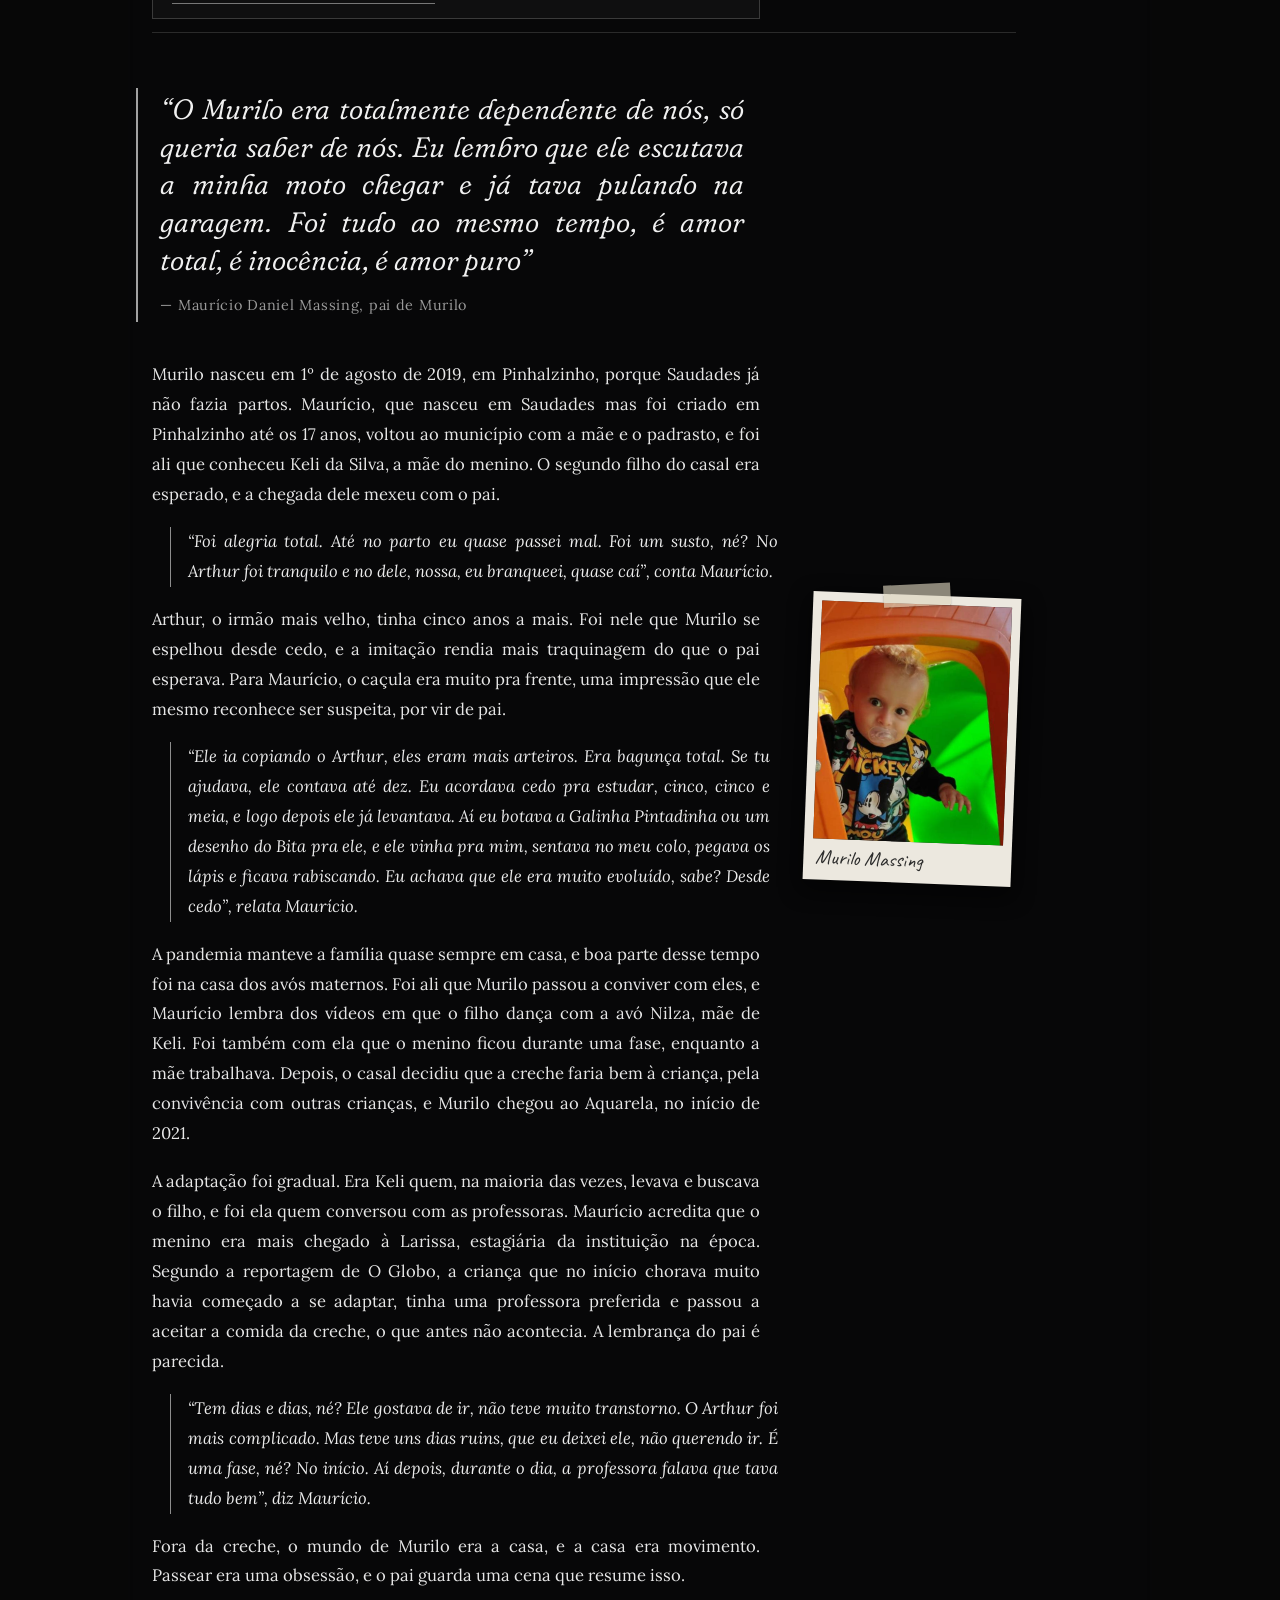
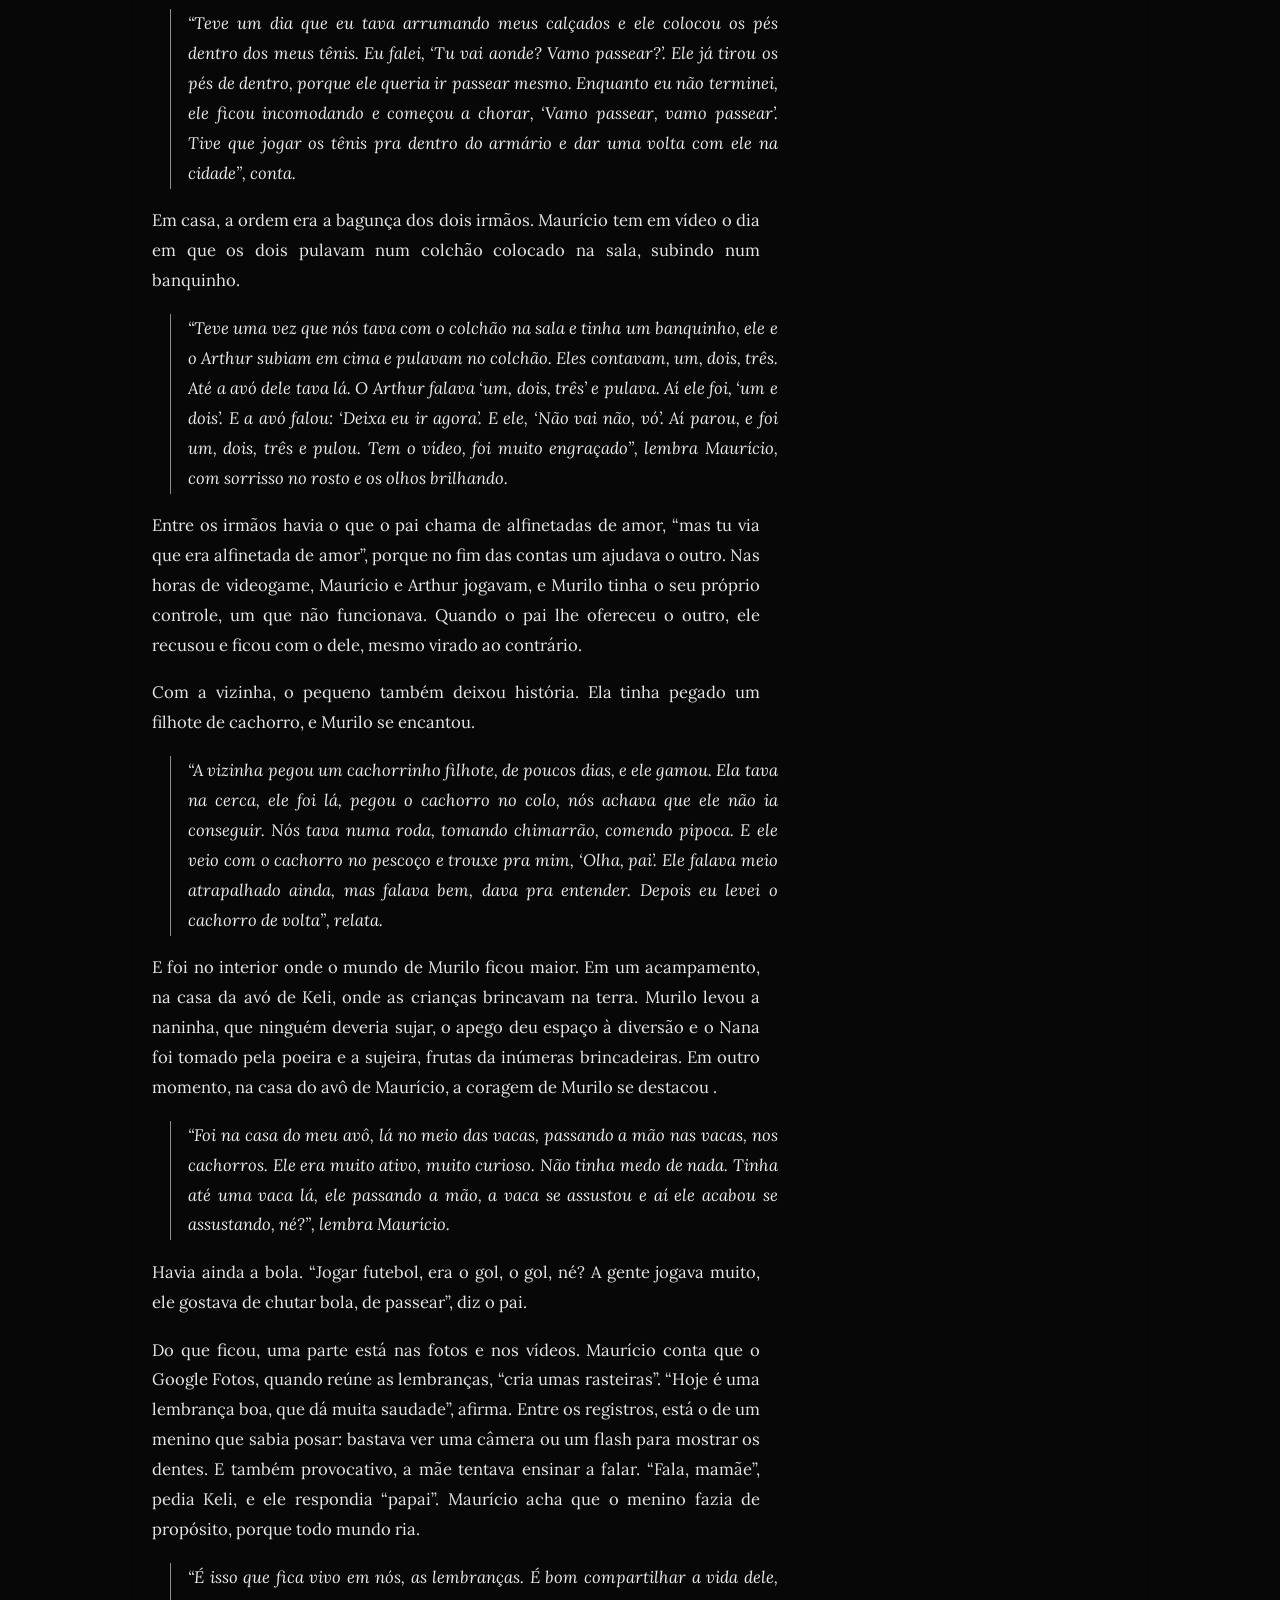
<file: vitimas.html>
<!DOCTYPE html>
<html lang="pt-BR">
<head>
<meta charset="utf-8">
<meta name="viewport" content="width=device-width, initial-scale=1, viewport-fit=cover">
<title>Cinco vidas · Saudades</title>
<meta name="author" content="Jair Bach Filho">
<link rel="preconnect" href="https://fonts.googleapis.com">
<link rel="preconnect" href="https://fonts.gstatic.com" crossorigin>
<link href="https://fonts.googleapis.com/css2?family=Caveat:wght@400;500&family=Fraunces:ital,opsz,wght,SOFT@0,9..144,300..600,0..100;1,9..144,300..600,0..100&family=Lora:ital,wght@0,400..600;1,400..600&display=swap" rel="stylesheet">
<link rel="stylesheet" href="estilo.css?v=18">
</head>
<body class="vitimas-pg">
<header class="topo">
  <a class="marca" href="index.html">SAUDADES</a>
  <button class="menu-btn" aria-expanded="false" aria-controls="menu">Menu</button>
  <nav id="menu" aria-label="Principal">
    <ul>
      <li><a href="index.html">Início</a></li>
      <li class="tem-sub"><a href="vitimas.html" aria-current="page">Cinco vidas</a>
        <ul class="sub">
          <li><a href="vitimas.html#keli">Keli</a></li>
          <li><a href="vitimas.html#mirla">Mirla</a></li>
          <li><a href="vitimas.html#murilo">Murilo</a></li>
          <li><a href="vitimas.html#sarah">Sarah</a></li>
          <li><a href="vitimas.html#anna-bela">Anna Bela</a></li>
        </ul>
      </li>
      <li class="tem-sub"><a href="aquele-dia.html">Saudades</a>
        <ul class="sub">
          <li><a href="aquele-dia.html#desdobramentos">Desdobramentos</a></li>
        </ul>
      </li>
      <li><a href="memoria.html">Memória</a></li>
      <li><a href="violencia-escolar.html">A Violência Escolar</a></li>
    </ul>
  </nav>
</header>

<div class="fundo-mapa" aria-hidden="true" data-alfa=".55" data-desliza><canvas></canvas></div>

<main class="pessoa">
  <div class="titulo"><h1>Antes da saudade, a vida</h1></div>
  <p class="lide"> Cinco histórias. Cinco vidas. Uma cidade que ainda guarda as lembranças de quem não teve a oportunidade de continuar escrevendo a própria história.</p>

        <section class="bloco vitima" id="keli" data-v="keli">
    <h2 class="so-leitor">Keli</h2>
    <p>Saudades, para além do substantivo abstrato que designa o sentimento provocado pela ausência de alguém, é também o substantivo próprio que dá nome a um pequeno município do interior de Santa Catarina.</p>
    <aside class="caixa-midia sem-titulo" aria-label="Infográfico sobre Saudades"><span class="rotulo">Para explorar</span><span class="chamada">Conheça Saudades, município do Oeste catarinense onde essas histórias se cruzam. No infográfico, explore a cidade e entenda como foi o ataque à Creche Pró-Infância Aquarela.</span><a href="aquele-dia.html">Abrir o infográfico →</a></aside>
    <p>Foi ali que, em 3 de janeiro de 1991, nasceu Keli Adriane Aniecevski, primeira filha de um jovem casal que, assim como mais de 70% dos 9.070 habitantes de Saudades à época, vivia na zona rural.</p>
    <p>Na Linha Jabuticaba, a cerca de nove quilômetros do centro da cidade, a propriedade compartilhada entre os pais e os avós foi o cenário dos primeiros anos de Keli. Entre potreiros e galpões, pescarias com o avô, banhos de açude cercados por tilápias, o carinho espontâneo pelos cachorros e as brincadeiras com os primos e, mais tarde, com o irmão, ela descobriu o mundo. Um mundo que, naquela infância, não precisava ser grande para caber inteiro em uma tarde.</p>
    <div class="colagem"><figure class="polaroid" data-credito="Redes sociais"><button type="button" class="ampliar" aria-label="Ampliar foto: Keli e o avô, pescando"><img src="imagens/keli/avo-peixes.jpg" style="object-position: 85% 50%" alt="Foto antiga de Keli criança ao lado do avô, que usa chapéu de palha. Os dois seguram peixes grandes, em um campo ao ar livre." loading="lazy"></button><figcaption>Keli e o avô, pescando</figcaption></figure><figure class="polaroid" data-credito="Redes sociais"><button type="button" class="ampliar" aria-label="Ampliar foto: Keli, outras crianças e cachorros"><img src="imagens/keli/cachorros.jpg" alt="Foto antiga de Keli e outras crianças sentadas na grama, com vários cachorros pequenos ao redor." loading="lazy"></button><figcaption>Keli, outras crianças e cachorros</figcaption></figure></div><button type="button" class="foto-link" data-abre="imagens/keli/avo-peixes.jpg"><span class="ico" aria-hidden="true"></span><span class="txt"><b>Ver 2 fotos</b><small>Keli e o avô, pescando · Keli, outras crianças e cachorros</small></span></button>
    <p>O que havia à disposição bastava para inventar. O musgo dos potreiros deixava de ser apenas musgo e virava adorno. Nas mãos das meninas, a natureza ganhava outras funções, e a imaginação fazia o resto.</p>
    <p class="fala">“Nós brincávamos muito no potreiro de pegar musgo e fazer anel, gargantilha, pulseira, porque era o que tinha, né? Brincava de pular corda, nós ajudava às vezes a amarrar e pegar fumo em algum potreiro também”, lembra a prima Silvana Ester Helfer.</p>
    <p>No fim dos anos 1990, o fortalecimento das indústrias e a urbanização do município levaram os Aniecevski a deixar o campo e se mudar para o perímetro urbano. O cenário mudou; a capacidade de transformar o cotidiano em brincadeira, não. Entre uma casa e outra, ainda em Saudades, os objetos seguiram ganhando novos sentidos. O que antes se fazia com musgo passou a ser inventado com o que estivesse à mão. As casas viravam lojas, os espaços viravam escritórios, e a bagunça, tantas vezes repreendida pelos adultos, entrou para a memória de quem dividiu aquelas tardes com Keli. A criatividade infantil não dependia de grandes recursos. Bastava a companhia uma da outra e um lugar onde a imaginação pudesse acontecer.</p>
    <p>Apesar de interiorano, o município não estava alheio às tendências do país. Na virada dos anos 2000, enquanto o grupo Rouge embalava pistas de dança e programas de televisão com a música Ragatanga, Keli e Silvana encontraram o próprio palco numa pequena área na frente de casa, voltada para a rua.</p>
    <p class="fala">“Na época do Rouge, nós dançava. Então assim, a casa deles, geralmente na casa dela, né? Tinha uma área na frente que era de frente pra rua e nós ali, brincava horrores dançando. E era basicamente o que mais nós fazia”, relembra Silvana.</p>
    <p>Aquela área era mais do que um espaço diante da casa. Era onde as duas podiam experimentar gestos e coreografias, com a liberdade de quem ainda não precisa justificar por que dança. A diversão estava no cotidiano compartilhado, sem que fosse preciso procurar muito além da rua onde moravam.</p>
    <p>As primas dividiam também o caminho de ida e volta à Escola de Educação Básica Rodrigues Alves, onde começaram e concluíram a vida escolar. Foi ali que Keli se deparou com uma realidade menos lúdica. O sobrepeso a tornou alvo de preconceito entre colegas, uma experiência que marcou sua adolescência, mas que, segundo Silvana, não a impediu de construir vínculos e ocupar seu espaço. A situação, conta a prima, vinha desde a infância das duas. O que as diferenciava era a maneira como Keli enfrentava os julgamentos.</p>
    <p class="fala">“Desde muito pequena eu e ela sempre fomos gordinhas, né? Então, ela sofreu muito bullying no quesito disso. Só que assim... ela nunca se deixou abater. Ela sempre mostrou que ela era muito mais do que aquilo”, destaca Silvana.</p>
    <div class="colagem"><figure class="polaroid" data-credito="Acervo de Silvana"><button type="button" class="ampliar" aria-label="Ampliar foto: Keli e a prima Silvana"><img src="imagens/keli/keli-e-silvana.jpg" alt="Foto de Keli e da prima Silvana, jovens, sorrindo para a câmera. A foto foi tirada à noite, com flash." loading="lazy"></button><figcaption>Keli e a prima Silvana</figcaption></figure><figure class="polaroid" data-credito="Acervo de Silvana"><button type="button" class="ampliar" aria-label="Ampliar foto: Keli, o irmão e primos, na infância"><img src="imagens/keli/criancas-na-cama.jpg" alt="Foto antiga de quatro crianças sorrindo, sentadas em uma cama sob uma manta verde. Na parede de madeira azul, atrás delas, estão escritos à mão os nomes de cada uma, entre eles Keli." loading="lazy"></button><figcaption>Keli, o irmão e primos, na infância</figcaption></figure><figure class="polaroid" data-credito="Redes sociais"><button type="button" class="ampliar" aria-label="Ampliar foto: Keli criança, brava"><img src="imagens/keli/emburrada.jpg" alt="Foto de Keli criança, de vestido branco e semblante sério, diante de um painel colorido com o Mickey e flores grandes. No canto da foto está escrito à mão Keli Adriane." loading="lazy"></button><figcaption>Keli criança, brava</figcaption></figure></div><button type="button" class="foto-link" data-abre="imagens/keli/keli-e-silvana.jpg"><span class="ico" aria-hidden="true"></span><span class="txt"><b>Ver 3 fotos</b><small>Keli e a prima Silvana · Keli, o irmão e primos, na infância · Keli criança, brava</small></span></button>
    <p>Keli era conhecida, tinha muitos amigos e não se deixou resumir às características pelas quais outros tentavam defini-la. A menina que inventava acessórios com musgo e transformava a frente de casa em palco começava a mostrar outra forma de autonomia, a de não permitir que o olhar alheio determinasse inteiramente quem ela poderia ser.</p>
    <p>Antes mesmo de concluir o ensino médio, por volta de 2007, começou a trabalhar. Como tantos outros moradores do Vale da Hospitalidade, ingressou no Grupo Dass, empresa do setor de confecção e comercialização de produtos esportivos e de moda. Ficou até 13 de fevereiro de 2012, quando, aprovada em concurso público, tomou posse como agente educativa na Secretaria Municipal de Educação.</p>
    <p>Para muitos, 2012 ficou marcado pela interpretação equivocada de previsões atribuídas ao calendário maia, que anunciavam o suposto fim do mundo. Para Keli, o ano teve outro significado, o de começos. Ao novo capítulo profissional, somou-se o encontro com o LEO Clube, movimento de serviço voluntário que, com o tempo, deixaria de ser uma atividade entre tantas para ocupar um lugar central em sua vida.</p>
    <p>Naquele período, ela também cursava Sistemas de Informação, formação que decidiu seguir inspirada por uma tia que atuava na área. Concluiu a graduação em 2014, aos 23 anos. Mesmo formada, optou por permanecer no serviço público, enquanto ampliava a participação no voluntariado e construía relações que a acompanhariam nos anos seguintes.</p>
    <figure class="polaroid" data-credito="Acervo de Lais"><button type="button" class="ampliar" aria-label="Ampliar foto: Keli e Lais"><img src="imagens/keli/lais-1.jpg" alt="Foto de Keli e Lais, lado a lado." loading="lazy"></button><figcaption>Keli e Lais</figcaption></figure><button type="button" class="foto-link" data-abre="imagens/keli/lais-1.jpg"><span class="ico" aria-hidden="true"></span><span class="txt"><b>Ver foto</b><small>Keli e Lais</small></span></button>
    <p>Entre as pessoas que conheceu nesse percurso estava Lais. A aproximação, mediada por amigos e pelo próprio clube de serviço, deu origem a uma amizade que, aos poucos, se tornou referência na vida das duas.</p>
    <p>Se alguém perguntasse quem era Keli, a resposta talvez dependesse de quem falasse. Nas redes sociais, porém, algumas características pareciam suficientes para identificá-la.</p>
    <p class="fala">“A Keli aquela loironaa linda, amiga da Lais”; “Aquela loira, que tem o golf e que está sempre com a Lais”; “A best da Lais Hehehhhe”, responderam seguidores dela quando questionados sobre quem era Keli.</p>
    <p>As respostas, espontâneas, revelam uma identidade construída também a partir dos vínculos. Keli era a loira do Golf, a amiga de Lais, a pessoa que se reconhecia pela proximidade com alguém. Numa vida atravessada por encontros, ser lembrada em relação a outra pessoa não diminuía sua individualidade. Mostrava, pelo contrário, o espaço que ocupava na história de quem convivia com ela.</p>
    <p>A amizade se alimentava das diferenças. Enquanto uma se lançava às possibilidades, a outra pensava nos caminhos para alcançá-las. A combinação, em vez de afastá-las, parecia aproximá-las ainda mais.</p>
    <figure class="polaroid" data-credito="Acervo de Lais"><button type="button" class="ampliar" aria-label="Ampliar foto: Keli e Lais"><img src="imagens/keli/lais-2.jpg" alt="Foto de Keli e Lais, lado a lado." loading="lazy"></button><figcaption>Keli e Lais</figcaption></figure><button type="button" class="foto-link" data-abre="imagens/keli/lais-2.jpg"><span class="ico" aria-hidden="true"></span><span class="txt"><b>Ver foto</b><small>Keli e Lais</small></span></button>
    <p class="fala">“As nossas ideias eram muito parecidas. Então, eu de fato, sempre tive muita coragem. E ela? Ela, muito. Como que eu vou dizer? A sabedoria. Sabe? Tipo, eu sou daquele tipo. ‘Então beleza, vamos fazer, vai dar certo’. E ela é daquela que vai planejar como as coisas vão acontecer. E assim nós batia muito nas ideias”, explica Lais.</p>
    <p>A capacidade de planejar e organizar também encontrou espaço no LEO Clube. Keli chegou à presidência do clube ao qual era associada e assumiu a função de secretária na diretoria estadual do movimento. O voluntariado, que começara como experiência nova, passou a integrar seus projetos, suas viagens e a maneira como se relacionava com a comunidade.</p>
    <p>Em 2017, começou a trabalhar no Centro de Educação Infantil Pró-Infância Aquarela, unidade inaugurada quatro anos antes, na região central de Saudades. Ali, a experiência profissional e o compromisso com o serviço voluntário se encontraram de maneira concreta. Keli conhecia as necessidades da instituição e dispunha de uma rede de pessoas dispostas a colaborar. Dessa aproximação nasceu uma campanha de revitalização do centro de educação infantil, que articulou o trabalho do LEO Clube ao espaço onde ela passava boa parte dos dias.</p>
    <p class="fala">“A vida dela girava bastante em torno disso. As conversas também da viagem, das viagens que ela fazia pra cá e pra lá. Os intercâmbios dela. Ela gostava muito dessa parte. Tanto é que em 2019 ou 2018, eles fizeram um trabalho. O LEO fez um trabalho na escola em virtude dela estar lá. Pintaram os muros, os solares. Foi um trabalho bem legal que fizeram”, comenta Solange, professora da sala em que Keli trabalhava.</p>
    <button type="button" class="galeria-cartao" data-galeria="leo-acao" aria-label="Ver as fotos da ação do LEO Clube na creche"><span class="pilha"><img src="imagens/keli/leo-acao-1.jpg" alt="" loading="lazy"></span><span class="txt">Ver as fotos da ação do LEO Clube na creche<small>9 FOTOS</small></span></button>
    <p>A escola, para Keli, não era apenas o local de trabalho. Era um espaço de convivência, onde o cuidado precisava se manifestar de diferentes maneiras. Com as crianças, ela combinava afeto e firmeza, estabelecendo limites sem abrir mão da proximidade. A teimosia da infância e a resistência desenvolvida na adolescência pareciam encontrar, na vida adulta, outras formas de expressão. Keli era independente, tinha opiniões próprias e sabia se posicionar. Mas a firmeza não excluía a delicadeza. As duas coexistiam, aparecendo de maneiras diferentes conforme as pessoas e as situações.</p>
    <p class="fala">“Ela era muito carinhosa com as crianças. Muito carinhosa. Mas ela também era rígida, por exemplo, ‘é daqui até aqui’ , né? Ela tem que sentar a criança no cantinho, era um, dois. Ela sentava, né? Mas ela também era muito afetuosa com as crianças. As crianças adoravam ela. Mas ela botava bastante o limite, né? Mas também ela dançava com as crianças, brincava com as crianças, adorava caminhar com as crianças na rua”, conta Solange.</p>
    <p>Havia ainda uma atenção aos detalhes que ultrapassava as tarefas do cotidiano escolar. Keli arrumava os cabelos das meninas, fazia tranças e se aproximava das crianças de maneira particular, respeitando o jeito de cada uma. Para a amiga, a relação dela com os pequenos não se limitava à autoridade de quem educa, envolvia reconhecer que cada criança chegava à escola trazendo consigo uma história familiar.</p>
    <p class="fala">“As pessoas falavam muito dela porque ela arrumava as menininhas, fazia trança, arrumava cabelo. Ela era braba. Ela era uma líder lá dentro, e as crianças aceitavam ela como líder, respeitavam. Mas ela era muito querida e muito amada, porque ela paparicava demais. Tanto menino quanto menina. E ela entendia as crianças por trás do que elas eram, sabe? Do fundo de cada família que vinha cada criança. A forma como ela via cada criança, sabe. Era muito bonito, era muito legal. Ela gostava mesmo daquilo”, lembra a amiga.</p>
    <p>Talvez fosse essa a particularidade do cuidado de Keli, estabelecer limites sem deixar que se tornassem distância. Ela podia ser a adulta que orientava, corrigia e exigia, mas também a que dançava, caminhava pela rua e se ocupava em arrumar o cabelo de uma criança. Entre a firmeza e o carinho, construía uma relação em que autoridade e afeto não precisavam se excluir.</p>
    <p>Mesmo com o trabalho no centro de educação infantil e as responsabilidades no voluntariado, encontrava tempo para estar presente na vida de quem lhe era próximo. Quando necessário, ajudava Lais no banho e tosa de animais de que a amiga é proprietária. Mais tarde, também contribuiu, com o próprio trabalho, para que Lais adquirisse uma pizzaria. Keli não era sócia do empreendimento, mas se comprometeu com a abertura e com a rotina que viria depois. Atuava como recepcionista e, nesse novo ambiente, conheceu Leonardo, pai de Anna Bela.</p>
    <aside class="caixa-midia conexao-cta" aria-label="Ir para a história de Anna Bela"><span class="rotulo">Continue pela história</span><a href="#anna-bela">Conheça a história de Anna Bela →</a></aside>
    <p>Ao recordar a abertura da pizzaria, Lais não fala de uma ajuda pontual, mas de alguém que decidiu estar junto e pôs a própria disposição a serviço de um projeto que não era seu.</p>
    <p class="fala">“Ela ficou sempre ali comigo. Ela não era sócia, mas ela disse que ela não ia ser sócia, mas que ela ia dar o braço e o corpo dela pra nós abri ali. E foi assim, cem por cento”, recorda Lais, com um sorriso.</p>
    <p>A menina que fazia anéis e pulseiras com musgo aprendera, ao longo dos anos, a transformar a imaginação em iniciativa. A jovem que dançava diante de casa passou a ocupar espaços de liderança, a planejar projetos e a reunir pessoas em torno de objetivos comuns. E a mulher que encontrou no trabalho e no voluntariado formas de realização continuou a reconhecer, nas relações cotidianas, oportunidades de estar presente.</p>
    <p>Em Saudades, Keli foi muitas coisas. Filha, prima, amiga, colega, educadora e voluntária. Cada uma dessas palavras conta apenas uma parte da história. Juntas, começam a desenhar a trajetória de alguém que construiu a vida não isoladamente, mas na companhia de outras pessoas, nas brincadeiras de infância, nos projetos coletivos, nas salas de aula e nos gestos aparentemente pequenos que sustentam uma amizade.</p>
    <p>Antes de ser lembrada pela ausência, Keli foi presença. E é a partir das vidas que tocou, dos lugares que ocupou e dos vínculos que construiu que sua história é contada.</p>
  </section>

  <section class="bloco vitima" id="mirla" data-v="mirla">
    <h2 class="so-leitor">Mirla</h2>
    <blockquote class="destaque"><p>“A Mirla brilhava aqui na terra como o sol e as estrelas brilham no céu e pra mim como mãe dela vai brilhar sempre no meu coração e na minha vida”</p><footer>Neusa Renner da Costa, mãe de Mirla</footer></blockquote>
    <p>Mirla Amanda Renner Costa nasceu em Saudades em 29 de janeiro de 2001 e foi no município que passou toda a vida. Era filha única de Neusa e de Marcos Antonio Costa, um casal que a planejou e a idealizou antes de ela chegar. Nem os ultrassons deixavam ver se era menino ou menina, mas Neusa não duvidava.</p>
    <p class="fala">“Eu sempre dizia que era uma menina, que era o meu sonho. Eu sempre dizia pra Deus que ia ser uma menina, né?”, lembra a mãe, com um olhar distante e um sorriso no rosto.</p>
    <div class="colagem"><figure class="polaroid" data-credito="Acervo da família"><button type="button" class="ampliar" aria-label="Ampliar foto: Mirla, bebê"><img src="imagens/mirla/bebe-1.jpeg" alt="Foto de Mirla bebê." loading="lazy"></button><figcaption>Mirla, bebê</figcaption></figure><figure class="polaroid" data-credito="Acervo da família"><button type="button" class="ampliar" aria-label="Ampliar foto: Mirla, bebê"><img src="imagens/mirla/bebe-2.jpeg" alt="Foto de Mirla bebê." loading="lazy"></button><figcaption>Mirla, bebê</figcaption></figure></div><button type="button" class="foto-link" data-abre="imagens/mirla/bebe-1.jpeg"><span class="ico" aria-hidden="true"></span><span class="txt"><b>Ver 2 fotos</b><small>Mirla, bebê · Mirla, bebê</small></span></button>
    <p>O nome nasceu em casa. Marcos partiu de Mila, nome da filha de uma tia. Ele, como diz, ajeitou um pouco até chegar a Mirla, nome que Neusa nunca viu em mais ninguém. O pai, motorista, passava mais semanas na estrada, mãe e filha dividiam a rotina, e foi nela que a menina começou a aprender.</p>
    <p class="fala">“Com três anos, ela já escrevia o nome dela, ela tinha quatro nomes, né? Eu botava a mesinha na sala, a cadeirinha, tá tudo ali ainda. E ela tava indo no pré quando aprendeu a ler. Veio pra casa e disse, ‘Mãe, eu sei ler’. Pegou um livrinho e começou a ler na minha frente. Nossa, é uma emoção, a gente fica tão feliz, né? E a Mirla era uma menina de aprender, aprender, aprender. Ela pegava muito fácil as coisas”, conta Neusa.</p>
    <div class="colagem"><figure class="polaroid" data-credito="Acervo da família"><button type="button" class="ampliar" aria-label="Ampliar foto: Mirla, criança"><img src="imagens/mirla/crianca-1.jpeg" alt="Foto de Mirla criança." loading="lazy"></button><figcaption>Mirla, criança</figcaption></figure><figure class="polaroid" data-credito="Acervo da família"><button type="button" class="ampliar" aria-label="Ampliar foto: Mirla, criança"><img src="imagens/mirla/crianca-2.jpeg" alt="Foto de Mirla criança." loading="lazy"></button><figcaption>Mirla, criança</figcaption></figure></div><button type="button" class="foto-link" data-abre="imagens/mirla/crianca-1.jpeg"><span class="ico" aria-hidden="true"></span><span class="txt"><b>Ver 2 fotos</b><small>Mirla, criança · Mirla, criança</small></span></button>
    <figure class="polaroid" data-credito="Acervo da família"><button type="button" class="ampliar" aria-label="Ampliar foto: Mirla, na pré-adolescência"><img src="imagens/mirla/pre-adolescencia.jpeg" alt="Foto de Mirla na pré-adolescência." loading="lazy"></button><figcaption>Mirla, na pré-adolescência</figcaption></figure><button type="button" class="foto-link" data-abre="imagens/mirla/pre-adolescencia.jpeg"><span class="ico" aria-hidden="true"></span><span class="txt"><b>Ver foto</b><small>Mirla, na pré-adolescência</small></span></button>
    <p>Nos primeiros anos de vida, estudou no Pequeno Príncipe e na EMEF, ambos da rede municipal. Já na pré-adolescência foi para a escola estadual do município, a Rodrigues Alves, onde se formou sem nunca pegar recuperação. A mãe guarda a lembrança dos dias de boletim.</p>
    <p class="fala">“Quando eu ia buscar o boletim, eles falavam, ‘Mãezinha, eu não tenho a falar nada pra Mirla, só elogio’. Elas falavam que, se tivesse a metade dos alunos que nem fosse a minha filha, esse país era outro. E se ela não tirava dez, ela chorava. Ela sempre queria mais. Era assim”, relembra Neusa.</p>
    <p>Esse querer mais esbarrava nos limites da casa. A família construía a própria moradia, o pai viajando, e a escola particular que Mirla pedia, em busca de mais do que o ensino do município oferecia, não cabia na vida deles. Segundo Neusa, a filha entendia. Sabia o quanto a mãe trabalhava, primeiro em casa, até Mirla fazer dez anos, depois na Finestra, fábrica de móveis em madeira maciça.</p>
    <p>Aos 15 anos, em 2016, ainda no colégio, teve o primeiro emprego. Foi a primeira jovem aprendiz da Ceraça, cooperativa de infraestrutura atuante no Oeste Catarinense, depois de Neusa conversar com um dos responsáveis. Ficou um ano ali, outro na Secretaria de Educação e se inscreveu no concurso para agente educativa. A prova foi num domingo frio, e ela estava gripada.</p>
    <p class="fala">“Era junho, julho, uma coisa assim. Ela disse, ‘Mãe, nem sei se eu vou, porque eu tô ruim’. Eu disse, ‘Oh, filha, tu que sabe. Mas se tu for, é uma experiência. Se passou, passou. Se não passou, também tá tudo bem’. E daí ela acabou indo. Voltou e disse, ‘Não sei, mãe, tava bem difícil’. Mas eu fui lendo e fui fazendo o que eu achei”, conta Neusa.</p>
    <p>Ela passou em terceiro lugar. Aos 17 anos, ainda não podia exercer a função, e tomou posse em 4 de fevereiro de 2019. Foi primeiro para a EMEF, onde cuidava de uma menina chamada Fernanda, de quem gostava muito. Depois pediu para trabalhar com bebês e escolheu o Aquarela.</p>
    <p class="fala">“A gente dizia, ‘Filha, tu não precisa trabalhar, a gente te dá tudo’. Até eu comprei um carro pra ela, a gente pagou a carteira dela. E ela dizia, ‘Mãe, mas eu quero ter meu dinheiro. Eu gosto. Eu amo as crianças’. Ela era louca por essas crianças”, diz a mãe.</p>
    <p>No mesmo ano da posse, passou no vestibular de inverno da Udesc, em Pinhalzinho, para Engenharia Química, em terceira chamada, em 30 de julho. A rotina que se seguiu era de quem não deixava espaço vazio. Levantava às cinco para a academia, trabalhava, almoçava e seguia para a faculdade, onde estava na quarta fase. Participava de projetos de extensão e pesquisa, era membro da Alquimia Júnior e fazia inglês, em aula on-line, com uma professora de São Paulo. Desde 2020, também integrava o Rotaract Club de Saudades, e era doadora de sangue.</p>
    <aside class="caixa-midia sem-titulo" aria-label="Reportagem em áudio"><span class="rotulo">Para ouvir</span><span class="chamada">O caso continua presente na memória dos moradores. Em uma reportagem em áudio, ouça o que a comunidade lembra e como o episódio permanece nas conversas de quem vive no município.</span><a href="memoria.html">Ouvir a reportagem →</a></aside>
    <figure class="polaroid" data-credito="Acervo da família"><button type="button" class="ampliar" aria-label="Ampliar foto: Mirla, na faculdade"><img src="imagens/mirla/faculdade.jpeg" alt="Foto de Mirla na faculdade." loading="lazy"></button><figcaption>Mirla, na faculdade</figcaption></figure><button type="button" class="foto-link" data-abre="imagens/mirla/faculdade.jpeg"><span class="ico" aria-hidden="true"></span><span class="txt"><b>Ver foto</b><small>Mirla, na faculdade</small></span></button>
    <p>Foi na faculdade que o caminho de Mirla cruzou, por pouco tempo, o de Silvana, prima de Keli, que entrou na Udesc no ano seguinte, em Engenharia de Alimentos.</p>
    <p class="fala">“Quando eu comecei a faculdade, ela era a minha carona. Ela também era de Saudades, né? Ela fazia química, eu fazia alimentos. Eu inclusive tenho guardado alguns exercícios que ela me passou, porque na faculdade eles dão lista de cálculo, e ela me ajudou nesse período”, explica Silvana.</p>
    <p>A convivência durou de março a maio.</p>
    <p class="fala">“Eu senti pelas duas, porque eu me vi sozinha de novo, indo pra faculdade. Por mais que era um período curto, mas a gente teve esse momentinho juntas, né?”</p>
    <p>No Aquarela, onde Keli já trabalhava desde 2017, o tempo também foi curto. Solange, professora que atuava na mesma creche, lembra que Mirla chegou em fevereiro de 2021 e ficou pouco mais de três meses. Da convivência, guardou o cuidado com que ela encarava a pandemia.</p>
    <p>Fora do trabalho e das aulas, a Mirla que os pais descrevem era firme. Marcos a lembra como teimosa. Neusa explica de onde vinha a teimosia.</p>
    <p class="fala">“Ela queria todas as coisas certas. Era assim, ‘Não, tem que ser assim’. E, como eu te falei, eu ensinei ela tudo no certo, pra não repetir as coisas. Mas era sempre pro bem. Claro que a gente às vezes tinha os perrengues, porque não é mil maravilhas. Mas a Mirla era uma adolescente mais boa”, diz.</p>
    <p>A firmeza vinha com uma coragem que a mãe, que nunca teve coragem de dirigir, admirava. Mirla aprendeu a guiar rápido e, na primeira vez que levou Neusa a Chapecó, debaixo de chuva, foi por ela que tomou a decisão.</p>
    <p class="fala">“Nós fomos um dia pra Chapecó, numa chuva, buscar ele [o pai] que veio de viagem. Eu fui guiando ela pra saber onde tinha que ir. Ela só dizia, ‘Mãe, só me guia, só fala onde é pra ir’. Ela não tinha medo. Disse, ‘Mãe, se eu não vou fazer por mim, ninguém vai fazer. Eu não quero depender dos outros’”, lembra Neusa.</p>
    <p>Os planos eram igualmente grandes. Mirla queria morar fora do Brasil, aperfeiçoar-se, viajar de avião, o que nunca tinha feito. E havia a promessa que repetia à mãe.</p>
    <p class="fala">“Ela sempre dizia, ‘Mãe, tu não vai precisar mais trabalhar, se judiar. Eu vou ter um trabalho bom, eu vou ganhar bem e eu vou cuidar de vocês’”, recorda Neusa.</p>
    <p>Na véspera do último dia, a segunda-feira seguiu a rotina de sempre. Mirla foi à nutricionista e à academia e voltou para casa por volta das sete da noite. Os planos para a semana eram simples, a televisão da sala iria para o quarto dela, uma nova seria adquirida para sala, o Dia das Mães seria antecipado, e Neusa faria lasanha, que a filha adorava.</p>
    <p class="fala">“Ela entrou na porta e se virou assim e disse, ‘Olha, mãe, mais um livro’. Sabe aquele sorrisão dela? Coisa mais linda do mundo. E eu disse, ‘Meu, filha, mais um livro, tu já tá cheia de livro lá dentro’. Mas ela disse, ‘Eu emprestei, eu vou ler esse’. Era um livro de capa vermelha, não era dela. Até devolvi pra pessoa”, conta Neusa.</p>
    <p>Os outros livros ficaram, alguns ainda embalados, no quarto onde Mirla estudava. O celular dela continuou a despertar às seis da manhã e às dez da noite, os horários em que acordava e ia dormir, e a família nunca o desligou.</p>
    <p>Pedida a definir a filha, Neusa diz que uma palavra não dá conta.</p>
    <p class="fala">“Tudo que é de bom nesse mundo era a Mirla. Era meu amor, minha alegria, meu tudo. Ela era maravilhosa, brilhante, inteligente, muito sábia. Eu só queria que muita gente pudesse ter conhecido ela. Tem pessoas daqui que nem sabiam quem era a Mirla.”</p>
    <aside class="caixa-midia conexao-cta" aria-label="Mirla e Sarah: encontros no Aquarela"><span class="rotulo">Continue pela história</span><a href="#sarah">Conheça a história de Sarah →</a></aside>
  </section>

  <section class="bloco vitima" id="murilo" data-v="murilo">
    <h2 class="so-leitor">Murilo</h2>
    <blockquote class="destaque"><p>“O Murilo era totalmente dependente de nós, só queria saber de nós. Eu lembro que ele escutava a minha moto chegar e já tava pulando na garagem. Foi tudo ao mesmo tempo, é amor total, é inocência, é amor puro”</p><footer>Maurício Daniel Massing, pai de Murilo</footer></blockquote>
    <p>Murilo nasceu em 1º de agosto de 2019, em Pinhalzinho, porque Saudades já não fazia partos. Maurício, que nasceu em Saudades mas foi criado em Pinhalzinho até os 17 anos, voltou ao município com a mãe e o padrasto, e foi ali que conheceu Keli da Silva, a mãe do menino. O segundo filho do casal era esperado, e a chegada dele mexeu com o pai.</p>
    <p class="fala">“Foi alegria total. Até no parto eu quase passei mal. Foi um susto, né? No Arthur foi tranquilo e no dele, nossa, eu branqueei, quase caí”, conta Maurício.</p>
    <figure class="polaroid"><button type="button" class="ampliar" aria-label="Ampliar foto: Murilo Massing"><img src="imagens/murilo/texto.jpg" alt="Foto de Murilo." loading="lazy"></button><figcaption>Murilo Massing</figcaption></figure><button type="button" class="foto-link" data-abre="imagens/murilo/texto.jpg"><span class="ico" aria-hidden="true"></span><span class="txt"><b>Ver foto</b><small>Murilo Massing</small></span></button>
    <p>Arthur, o irmão mais velho, tinha cinco anos a mais. Foi nele que Murilo se espelhou desde cedo, e a imitação rendia mais traquinagem do que o pai esperava. Para Maurício, o caçula era muito pra frente, uma impressão que ele mesmo reconhece ser suspeita, por vir de pai.</p>
    <p class="fala">“Ele ia copiando o Arthur, eles eram mais arteiros. Era bagunça total. Se tu ajudava, ele contava até dez. Eu acordava cedo pra estudar, cinco, cinco e meia, e logo depois ele já levantava. Aí eu botava a Galinha Pintadinha ou um desenho do Bita pra ele, e ele vinha pra mim, sentava no meu colo, pegava os lápis e ficava rabiscando. Eu achava que ele era muito evoluído, sabe? Desde cedo”, relata Maurício.</p>
    <p>A pandemia manteve a família quase sempre em casa, e boa parte desse tempo foi na casa dos avós maternos. Foi ali que Murilo passou a conviver com eles, e Maurício lembra dos vídeos em que o filho dança com a avó Nilza, mãe de Keli. Foi também com ela que o menino ficou durante uma fase, enquanto a mãe trabalhava. Depois, o casal decidiu que a creche faria bem à criança, pela convivência com outras crianças, e Murilo chegou ao Aquarela, no início de 2021.</p>
    <p>A adaptação foi gradual. Era Keli quem, na maioria das vezes, levava e buscava o filho, e foi ela quem conversou com as professoras. Maurício acredita que o menino era mais chegado à Larissa, estagiária da instituição na época. Segundo a reportagem de O Globo, a criança que no início chorava muito havia começado a se adaptar, tinha uma professora preferida e passou a aceitar a comida da creche, o que antes não acontecia. A lembrança do pai é parecida.</p>
    <p class="fala">“Tem dias e dias, né? Ele gostava de ir, não teve muito transtorno. O Arthur foi mais complicado. Mas teve uns dias ruins, que eu deixei ele, não querendo ir. É uma fase, né? No início. Aí depois, durante o dia, a professora falava que tava tudo bem”, diz Maurício.</p>
    <p>Fora da creche, o mundo de Murilo era a casa, e a casa era movimento. Passear era uma obsessão, e o pai guarda uma cena que resume isso.</p>
    <p class="fala">“Teve um dia que eu tava arrumando meus calçados e ele colocou os pés dentro dos meus tênis. Eu falei, ‘Tu vai aonde? Vamo passear?’. Ele já tirou os pés de dentro, porque ele queria ir passear mesmo. Enquanto eu não terminei, ele ficou incomodando e começou a chorar, ‘Vamo passear, vamo passear’. Tive que jogar os tênis pra dentro do armário e dar uma volta com ele na cidade”, conta.</p>
    <p>Em casa, a ordem era a bagunça dos dois irmãos. Maurício tem em vídeo o dia em que os dois pulavam num colchão colocado na sala, subindo num banquinho.</p>
    <p class="fala">“Teve uma vez que nós tava com o colchão na sala e tinha um banquinho, ele e o Arthur subiam em cima e pulavam no colchão. Eles contavam, um, dois, três. Até a avó dele tava lá. O Arthur falava ‘um, dois, três’ e pulava. Aí ele foi, ‘um e dois’. E a avó falou: ‘Deixa eu ir agora’. E ele, ‘Não vai não, vó’. Aí parou, e foi um, dois, três e pulou. Tem o vídeo, foi muito engraçado”, lembra Maurício, com sorrisso no rosto e os olhos brilhando.</p>
    <p>Entre os irmãos havia o que o pai chama de alfinetadas de amor, “mas tu via que era alfinetada de amor”, porque no fim das contas um ajudava o outro. Nas horas de videogame, Maurício e Arthur jogavam, e Murilo tinha o seu próprio controle, um que não funcionava. Quando o pai lhe ofereceu o outro, ele recusou e ficou com o dele, mesmo virado ao contrário.</p>
    <p>Com a vizinha, o pequeno também deixou história. Ela tinha pegado um filhote de cachorro, e Murilo se encantou.</p>
    <p class="fala">“A vizinha pegou um cachorrinho filhote, de poucos dias, e ele gamou. Ela tava na cerca, ele foi lá, pegou o cachorro no colo, nós achava que ele não ia conseguir. Nós tava numa roda, tomando chimarrão, comendo pipoca. E ele veio com o cachorro no pescoço e trouxe pra mim, ‘Olha, pai’. Ele falava meio atrapalhado ainda, mas falava bem, dava pra entender. Depois eu levei o cachorro de volta”, relata.</p>
    <p>E foi no interior onde o mundo de Murilo ficou maior. Em um acampamento, na casa da avó de Keli, onde as crianças brincavam na terra. Murilo levou a naninha, que ninguém deveria sujar, o apego deu espaço à diversão e o Nana foi tomado pela poeira e a sujeira, frutas da inúmeras brincadeiras. Em outro momento, na casa do avô de Maurício, a coragem de Murilo se destacou .</p>
    <p class="fala">“Foi na casa do meu avô, lá no meio das vacas, passando a mão nas vacas, nos cachorros. Ele era muito ativo, muito curioso. Não tinha medo de nada. Tinha até uma vaca lá, ele passando a mão, a vaca se assustou e aí ele acabou se assustando, né?”, lembra Maurício.</p>
    <p>Havia ainda a bola. “Jogar futebol, era o gol, o gol, né? A gente jogava muito, ele gostava de chutar bola, de passear”, diz o pai.</p>
    <p>Do que ficou, uma parte está nas fotos e nos vídeos. Maurício conta que o Google Fotos, quando reúne as lembranças, “cria umas rasteiras”. “Hoje é uma lembrança boa, que dá muita saudade”, afirma. Entre os registros, está o de um menino que sabia posar: bastava ver uma câmera ou um flash para mostrar os dentes. E também provocativo, a mãe tentava ensinar a falar. “Fala, mamãe”, pedia Keli, e ele respondia “papai”. Maurício acha que o menino fazia de propósito, porque todo mundo ria.</p>
    <p class="fala">“É isso que fica vivo em nós, as lembranças. É bom compartilhar a vida dele, que ele não teve chance.”</p>
    <aside class="caixa-midia conexao-cta" aria-label="Murilo e Keli: histórias que passaram pelo Aquarela"><span class="rotulo">Continue pela história</span><a href="#keli">Conheça a história de Keli →</a></aside>
  </section>

  <section class="bloco vitima" id="sarah" data-v="sarah">
    <h2 class="so-leitor">Sarah</h2>
    <p>Sarah Luiza Mahle da Silva nasceu à 1h15 de 8 de setembro de 2019, em Pinhalzinho. Chegou uma semana antes da data prevista, numa madrugada que começou com uma reunião de família e terminou com uma notícia guardada até o dia clarear. Em Saudades, onde os pais construíram a vida juntos, havia uma casa esperando por ela.</p>
    <p>Claudia Mahle Sehn e Evandro Sehn se conheceram em Saudades. O namoro começou por volta de 2013 ou 2014. Em 2016, começaram a construir a casa onde pretendiam viver; em 2017, ficaram noivos e, em 15 de setembro de 2018, se casaram. A chegada de Sarah veio pouco depois. A gravidez aconteceu rápido, muito antes da previsão de um ano e meio a dois, passada pela médica.</p>
    <p>Quando descobriram que esperavam uma menina, começaram a pensar no nome. Sarah saiu de Sara, o nome da filha de um colega de trabalho da mãe, e Luiza veio de uma combinação que agradava aos pais. Em casa, ela ganhou também um apelido: Mana.</p>
    <p>A casa estava pronta para recebê-la. Claudia queria viver o parto normal, e tudo aconteceu depressa. Na noite anterior, a família ainda estava reunida num jantar com um tio e uma tia de Evandro. Sarah já era assunto à mesa. Os parentes comentavam que ela estava para nascer, mas a noite terminou sem a chegada tão aguardada. Quando todos foram embora, Claudia conversou com a médica, que orientou o casal a ir ao hospital. Evandro a acompanhou. Os dois pegaram as malas e saíram sem avisar ninguém. Sarah nasceu durante a madrugada, mas a notícia só seria compartilhada quando o dia clareasse. Para quem passara as últimas horas esperando por ela, a surpresa viria ao amanhecer.</p>
    <p class="fala">“Esperamos até de manhã pra postar nos grupos, porque aquelas pessoas que tavam poucas horas atrás com nós, o sogro e a sogra também, no outro dia amanheceram com ela nos braços. Pra nós foi um período muito demorado, da uma e quinze até clarear o dia, pro pessoal começar a ver as mensagens e a viver essa emoção com nós. Foi um momento muito único nosso”, recorda Claudia.</p>
    <figure class="polaroid"><button type="button" class="ampliar" aria-label="Ampliar foto: Sarah Luiza Mahle"><img src="imagens/sarah/texto.jpg" alt="Foto de Sarah." loading="lazy"></button><figcaption>Sarah Luiza Mahle</figcaption></figure><button type="button" class="foto-link" data-abre="imagens/sarah/texto.jpg"><span class="ico" aria-hidden="true"></span><span class="txt"><b>Ver foto</b><small>Sarah Luiza Mahle</small></span></button>
    <p>Os primeiros meses foram tranquilos. Sarah era uma bebê calma, dormia bem e não costumava dar muito trabalho. Claudia ficou cinco meses afastada do trabalho para acompanhar de perto os primeiros momentos da filha. Evandro lembra a rotina que se formou. Dava banho nela às nove e meia ou dez da noite, e a menina dormia até as seis, seis e meia da manhã. Como trabalha com ônibus escolar, tinha intervalos ao longo do dia e conseguia ir para casa vê-los.</p>
    <p>Antes dos seis meses, Sarah já conseguia sentar. Uma semana antes de completar onze meses, começou a caminhar. Vieram, então, os passeios com os pais, as caminhadas pelo município e os pequenos destinos que, aos poucos, se tornaram parte da rotina. Em um texto que Claudia escreveu nas redes sociais, em 7 de maio de 2021, ela lembrou a rotina de quem passava todos os dias por ali.</p>
    <p class="fala">“Ela amava caminhar com papai e mamãe, lembrança que muitos que nos conhecem vão ter. No horário já subia no seu carrinho de passeio e não saía sem colocar o cinto, alongava-se junto com papai e mamãe. Tinha pontos aguardados na sua caminhada: os peixes no pórtico, o louro, a aguinha, o chafariz na Dass, e adorava a cerca da casa do Ivo.”</p>
    <p>No mesmo texto, Claudia contou que ela experimentava de tudo e não negava nada. Amava galinhada, sopa e feijão, e até limão chupava sem fazer careta. Gostava de brincar de boneca, de jogar bola com o pai e de cantarolar com a mãe as canções de infância.</p>
    <p>Fora de casa, a vida de Sarah se repartia entre os avós. A sogra de Claudia mora em frente à casa dela, e foi com ela, com o sogro e com a bisa que Sarah passou boa parte do tempo, quando a pandemia fechou as portas da creche.</p>
    <p class="fala">“Eles moravam só do outro lado da rua. Ela, por ser menina, por ter aquele vínculo, parecia que era o xodó da avó, do vô, da bisa. Ela era muito querida e também gostava muito deles, tinha um carinho muito grande. Ela fazia caminhadas com a bisa, saía na rua mesmo pequenininha, acompanhando a bisa, que já tinha uma certa idade. Ela trouxe vida pra casa”, afirma Claudia.</p>
    <p>No texto das redes, Claudia lembrou outros pequenos rituais. Na casa de um dos avós, Sarah almoçava e esperava o avô terminar para lavar as mãos e a boca, e dormia com a avó até tarde. Com a bisa, gostava de assistir ao programa da fazenda do Zenão. Na casa dos outros avós, aguardava a hora de tirar leite, sentava-se na escada com um paninho que a avó lhe dava e ficava ali, o tempo todo.</p>
    <p>Sarah chegou a frequentar o Centro de Educação Infantil Aquarela por alguns meses antes da pandemia. Depois, com a suspensão das atividades presenciais, ficou em casa. Quando voltou, a adaptação aconteceu sem grandes dificuldades. Comia bem, acompanhava a rotina e, embora fosse mais tímida no ambiente escolar, aos poucos se familiarizava com o espaço.</p>
    <p>Claudia lembra que uma das orientações recebidas era evitar prolongar as despedidas na entrada da escola. A mãe, no entanto, não conseguia sair sem demonstrar carinho. Fazia questão de dar um beijo na filha e dizer que a amava antes de ir embora. Era um gesto pequeno, repetido nas manhãs, parte da maneira como Claudia se despedia. A recomendação era não estender aquele momento, mas o beijo e as palavras continuavam sendo importantes para ela.</p>
    <p class="fala">“E eu disse: ‘Não, eu não consigo, eu não quero’. Isso me confortou muito, porque eu sempre dizia: ‘A mamãe te ama’. Se eu não tivesse feito, acho que me culparia por algumas coisas. Mas a gente conversava com ela, mesmo ela não entendendo nada, desde pequena, que não era a vontade do papai e da mamãe, mas que a gente precisava trabalhar”, conta.</p>
    <p>Entre as agentes educativas que acompanharam o retorno de Sarah ao Aquarela estava Mirla. O contato entre os pais da menina e a profissional, porém, era limitado.</p>
    <p>Nos anos que passaram, a casa de Claudia e Evandro continuou a ser de Sarah, mesmo com a chegada de dois meninos. Claudia mantém, no WhatsApp, no Facebook e no Instagram, a mesma foto de perfil, sem conseguir trocá-la. Em 8 de setembro de 2025, dia em que Sarah completaria seis anos, ela escreveu.</p>
    <p class="fala">“Há exatamente seis anos, renascia uma família completa, cheia de sonhos, planos. Nascia Sarah Luísa, nascia uma mãe e um pai. Filha, hoje o céu está em festa, os anjos devem estar festejando contigo, e o que nos conforta é saber que deve estar bem. O que mais desejaria neste dia seria poder lhe dar um abraço e um beijo forte e demorado. Até um dia, princesa! Nossa saudade é diária.”</p>
    <p>A infância da menina foi feita de muitos braços e muitos endereços. Coube nas caminhadas com os pais, nas visitas aos avós, nas refeições compartilhadas, nas brincadeiras e nos beijos antes de a mãe sair para trabalhar. Ficou também nos registros que a família escolheu guardar.</p>
    <aside class="caixa-midia conexao-cta" aria-label="Sarah e Murilo: duas infâncias no Aquarela"><span class="rotulo">Continue pela história</span><a href="#murilo">Conheça a história de Murilo →</a></aside>
  </section>

  <section class="bloco vitima" id="anna-bela" data-v="anna-bela">
    <h2 class="so-leitor">Anna Bela</h2>
    <p>Uma das primeiras palavras que Anna Bela aprendeu a dizer foi carinho. O pai, Leonardo Felipe Fernandes de Barros, conta que isso não foi por acaso.</p>
    <p class="fala">“Ela é um verdadeiro anjinho. Uma de suas primeiras palavrinhas foi justamente carinho, porque ela adorava fazer em todos. Sempre estava correndo e sorrindo. Sempre fazia amizades onde estava”, disse ele ao G1.</p>
    <figure class="polaroid"><button type="button" class="ampliar" aria-label="Ampliar foto: Anna Bela Fernandes de Barros"><img src="imagens/anna-bela/texto.jpg" alt="Foto de Anna Bela." loading="lazy"></button><figcaption>Anna Bela Fernandes de Barros</figcaption></figure><button type="button" class="foto-link" data-abre="imagens/anna-bela/texto.jpg"><span class="ico" aria-hidden="true"></span><span class="txt"><b>Ver foto</b><small>Anna Bela Fernandes de Barros</small></span></button>
    <p>Anna Bela Fernandes de Barros tinha 1 ano e 8 meses e era filha de Leonardo e de Luana Schuh. A família preferiu não dar entrevista, e o que se conhece dela vem do que seus parentes disseram publicamente e do que lembram as pessoas que a conheceram.</p>
    <p>Foi por meio do trabalho que a vida de Leonardo se cruzou com a de Keli Aniecevski. Ele fazia parte da equipe da pizzaria de Lais, onde Keli atuava como recepcionista, e as duas famílias se aproximaram para além do balcão. Lais lembra dos encontros de fim de semana e das noites de réveillon passadas juntos, com a pequena no meio.</p>
    <p class="fala">“A gente passava réveillon junto, né? A gente fazia encontros juntos de finais de semana. Era muito apego, sabe? Tanto pelo filho que não era dele quanto pela Ana, uma fofa assim. Tenho várias fotos também de nós comemorando o réveillon com a Nenê e todo mundo junto.”, recorda Lais.</p>
    <p>A chegada de Anna Bela também ficou marcada para a tia, Fernanda Fernandes de Barros. Em 5 de maio de 2021, ela escreveu nas redes sociais sobre o dia em que soube do nascimento da sobrinha.</p>
    <p class="fala">“Me lembro como se fosse hoje. Eu chegando do trabalho, a vovó gritando e indo correndo ao meu encontro pra anunciar sua vinda ao mundo. Eu não sabia se ria, se chorava ou berrava de tanta felicidade e emoção. Tava a mil por hora pra te conhecer, poder ver minha princesinha que tanto amei desde o ventre de sua mãe.”</p>
    <p>No mesmo texto, Fernanda chama a sobrinha de Bella.</p>
    <p>Na creche, Anna Bela tinha fama. Fernanda conta que a menina era conhecida como a miss simpatia da escola. Solange, que trabalhava no Aquarela, lembra de outra característica. Num ano em que as turmas estavam separadas por causa da pandemia, e o contato entre os grupos se resumia ao olhar na hora do lanche, a menina chamava atenção por ser muito ágil e rápida, a ponto de preocupar as professoras.</p>
    <p>Aos 1 ano e 8 meses, Anna Bela já era lembrada pelo que fazia com quem encontrava, e a primeira palavra que sabia dizer era também a que mais praticava.</p>
    <aside class="caixa-midia conexao-cta" aria-label="Anna Bela e Mirla: histórias ligadas pelo Aquarela"><span class="rotulo">Continue pela história</span><a href="#mirla">Conheça a história de Mirla →</a></aside>
  </section>

  <nav class="outras-paginas" aria-label="Outras páginas da reportagem">
    <a class="cta-pequeno" href="aquele-dia.html"><span class="rotulo">Para explorar</span><strong>Saudades</strong><span class="chamada">A cidade, o trajeto e a creche em 3D.</span></a>
    <a class="cta-pequeno" href="memoria.html"><span class="rotulo">Para ouvir</span><strong>Memória</strong><span class="chamada">O que Saudades ainda lembra.</span></a>
    <a class="cta-pequeno" href="violencia-escolar.html"><span class="rotulo">Para assistir</span><strong>A Violência Escolar</strong><span class="chamada">O contexto que cerca o caso.</span></a>
  </nav>
</main>

<script type="application/json" id="galerias">{"leo-acao": [{"src": "imagens/keli/leo-acao-1.jpg", "alt": "Voluntários do LEO Clube em ação na creche", "legenda": "Campanha Colorindo para alegria", "credito": "Redes sociais"}, {"src": "imagens/keli/leo-acao-2.jpg", "alt": "Voluntários do LEO Clube em ação na creche", "legenda": "Campanha Colorindo para alegria", "credito": "Redes sociais"}, {"src": "imagens/keli/leo-acao-3.jpg", "alt": "Voluntários do LEO Clube em ação na creche", "legenda": "Campanha Colorindo para alegria", "credito": "Redes sociais"}, {"src": "imagens/keli/leo-acao-4.jpg", "alt": "Voluntários do LEO Clube em ação na creche", "legenda": "Campanha Colorindo para alegria", "credito": "Redes sociais"}, {"src": "imagens/keli/leo-acao-5.jpg", "alt": "Voluntários do LEO Clube em ação na creche", "legenda": "Campanha Colorindo para alegria", "credito": "Redes sociais"}, {"src": "imagens/keli/leo-acao-6.jpg", "alt": "Voluntários do LEO Clube em ação na creche", "legenda": "Campanha Colorindo para alegria", "credito": "Redes sociais"}, {"src": "imagens/keli/leo-acao-7.jpg", "alt": "Voluntários do LEO Clube em ação na creche", "legenda": "Campanha Colorindo para alegria", "credito": "Redes sociais"}, {"src": "imagens/keli/leo-acao-8.jpg", "alt": "Voluntários do LEO Clube em ação na creche", "legenda": "Campanha Colorindo para alegria", "credito": "Redes sociais"}, {"src": "imagens/keli/leo-acao-9.jpg", "alt": "Voluntários do LEO Clube em ação na creche", "legenda": "Campanha Colorindo para alegria", "credito": "Redes sociais"}]}</script>
<footer class="rodape">
  <p>© Jair Bach Filho | Orientação: Prof. Dr. Marlon Santa Maria Dias. | <a href="sobre.html">Saiba mais sobre o projeto</a></p>
</footer>

<script src="fundo-mapa.js?v=1"></script>
<script src="script.js?v=11"></script>
</body>
</html>
</file>
<file: estilo.css>
:root {
  --fundo: #070707; --texto: #e6e6e6; --suave: #9a9a9a; --linha: #2a2a2a;
  --serif: "Lora", "Iowan Old Style", Georgia, serif;
  --titulo: "Fraunces", "Lora", Georgia, serif;
  --nota: "Caveat", "Segoe Print", cursive;
  --gut: 2.6rem;
}
* { box-sizing: border-box; margin: 0; }
html { scroll-behavior: smooth; scroll-padding-top: 6rem; }
body { background: var(--fundo); color: var(--texto); font-family: var(--serif); font-size: 1.04rem; line-height: 1.8; -webkit-font-smoothing: antialiased; padding-bottom: env(safe-area-inset-bottom, 0px); }
a { color: inherit; }
:focus-visible { outline: 2px solid #fff; outline-offset: 4px; }

.topo { position: sticky; top: 0; z-index: 10; background: rgba(7,7,7,.95); border-bottom: 1px solid var(--linha);
  display: flex; justify-content: space-between; align-items: center; gap: 1rem; transition: opacity .6s;
  padding: 1rem 2rem; padding-top: calc(1rem + env(safe-area-inset-top, 0px)); }
.home .topo { border-bottom-color: transparent; }
.marca { text-decoration: none; letter-spacing: .06em; font-size: .95rem; }
.home .marca { visibility: hidden; }
#menu ul { list-style: none; padding: 0; display: flex; gap: 1.4rem; }
#menu a { color: var(--suave); font-size: .78rem; text-decoration: none; transition: color .2s; }
#menu a:hover, #menu a:focus-visible, #menu a[aria-current] { color: #fff; }
.menu-btn { display: none; background: none; color: var(--texto); border: 1px solid var(--linha); font: .8rem var(--serif); padding: .45rem .9rem; cursor: pointer; }

#menu li { position: relative; }
#menu a { white-space: nowrap; }
#menu .sub { display: none; position: absolute; top: 100%; left: -.9rem; flex-direction: column; gap: .55rem; min-width: 9.5rem;
  padding: .8rem .9rem; background: rgba(7,7,7,.98); border: 1px solid var(--linha); }
#menu .tem-sub:hover .sub, #menu .tem-sub:focus-within .sub { display: flex; }

.aquarela-fundo { position: fixed; inset: 0; z-index: -1; pointer-events: none; overflow: hidden; }
.aquarela-fundo canvas { position: absolute; inset: 0; width: 100%; height: 100%; opacity: 1; transition: opacity 2.6s ease-in-out; }
.aquarela-fundo canvas.some { opacity: 0; }

.abertura { text-align: center; padding: 2rem 1.5rem 3.5rem; }
h1 { font-weight: 400; font-size: clamp(2.2rem, 5vw, 3.4rem); letter-spacing: .06em; line-height: 1.2; }
.sub { color: var(--suave); font-size: .9rem; margin-top: .6rem; }
.home .sub { color: #d6d6d6; }
.home h1, .home .sub, .home .nome { text-shadow: 0 1px 14px rgba(0,0,0,.5); }
.vitimas { position: relative; list-style: none; padding: 1rem 2rem 4rem; margin: 0 auto; max-width: 1100px; display: flex; flex-wrap: nowrap; gap: 1.5rem; }
.vitimas li { flex: 1 1 0; min-width: 0; }
.vitimas a { display: block; text-decoration: none; }
.pic { position: relative; transition: transform .5s; }
.foto { position: relative; z-index: 1; aspect-ratio: 3 / 4; background: #1c1c1c; overflow: hidden; }
.foto img { width: 100%; height: 100%; object-fit: cover; display: block; filter: grayscale(1); transition: filter .8s; }
.vitimas a:hover .pic, .vitimas a:focus-visible .pic { transform: translateY(-4px); }
.vitimas a:hover img, .vitimas a:focus-visible img, .vitimas a.ativo img { filter: none; }
.nome { display: block; text-align: center; white-space: nowrap; font-family: var(--serif); font-size: clamp(1.05rem, 1.7vw, 1.35rem); letter-spacing: .05em; line-height: 1.2; margin-top: 1.2rem; }
.dica { display: none; }

main { max-width: 38rem; margin: 0 auto; padding: 3.5rem 1.5rem 6rem; }
main.leitura { max-width: 64rem; padding: 3.5rem 1.5rem 6rem calc(1.5rem + var(--gut)); }
.titulo { max-width: 44rem; margin-bottom: 2.5rem; }
main h1 { font-size: clamp(2.2rem, 6vw, 3.6rem); line-height: 1.15; letter-spacing: 0; }
.meta { display: flex; flex-wrap: wrap; gap: .3rem 2rem; color: var(--suave); font-size: .8rem; margin-top: 1.4rem; }
.lide { font-size: 1.15rem; max-width: 38rem; margin-bottom: 3.5rem; }
h2 { font-weight: 400; font-size: 1.8rem; line-height: 1.3; margin-bottom: 1.2rem; }
p + p { margin-top: 1.1rem; }

.bloco { display: grid; grid-template-columns: minmax(0, 38rem) minmax(0, 13rem); column-gap: 3rem; }
.bloco > * { grid-column: 1; }
.bloco > .nota { grid-column: 2; grid-row: 1; align-self: start; }
section.bloco { margin-bottom: 4.5rem; }

.hiper { text-decoration: none; border-bottom: 1px dotted #777; transition: color .3s, border-color .3s; }
.hiper:hover, .hiper:focus-visible { color: #fff; border-bottom-color: #fff; }
main.pessoa { max-width: 64rem; padding: 3rem 1.5rem 6rem; }

.proximo { display: grid; grid-template-columns: minmax(0, 38rem) minmax(0, 13rem); column-gap: 3rem; margin-top: 3.5rem; }
.proximo-corpo { grid-column: 1; }
.conexao { margin-top: 1.8rem; display: flex; flex-wrap: wrap; align-items: center; gap: .5rem 1rem; clear: both; }
.botao-conexao { display: inline-block; border: 1px solid #555; border-radius: 2rem; padding: .45rem 1.1rem; font-size: .82rem; line-height: 1.4; text-decoration: none; color: var(--texto); transition: border-color .3s, background .3s; }
.botao-conexao b { font-weight: 400; color: #fff; }
.botao-conexao:hover, .botao-conexao:focus-visible { border-color: rgb(var(--c, 255,255,255)); background: rgba(var(--c, 255,255,255), .14); }
.motivo { font-family: var(--nota); font-size: 1.15rem; line-height: 1.2; color: #a8a8a8; }
.so-leitor { position: absolute; width: 1px; height: 1px; margin: -1px; padding: 0; overflow: hidden; clip: rect(0 0 0 0); white-space: nowrap; border: 0; }
.proximo-rotulo { display: block; color: var(--suave); font-size: .8rem; letter-spacing: .04em; }
.proximo-link { display: inline-block; text-decoration: none; }
.proximo-nome { font-family: var(--serif); font-size: 2.2rem; line-height: 1.2; transition: text-shadow .4s; }
.proximo-nome::after { content: "\2192"; font-family: var(--serif); font-size: .6em; margin-left: .6em; color: var(--suave); }
.proximo-link:hover .proximo-nome, .proximo-link:focus-visible .proximo-nome { text-shadow: 0 0 18px rgba(255,255,255,.35); }
.desdobramentos { margin-top: 6rem; }

.dia-grid { display: grid; grid-template-columns: minmax(0, 1.6fr) minmax(0, 1fr); gap: 2.5rem; align-items: start; margin-top: 1rem; }
.palco { position: relative; height: clamp(380px, 68vh, 640px); background: #0b0b0b; border: 1px solid var(--linha); overflow: hidden; }
.palco svg { position: absolute; inset: 0; width: 100%; height: 100%; pointer-events: none; transition: opacity 1.1s, transform 1.6s cubic-bezier(.2,.7,.2,1); }
.mapa3d { position: absolute; inset: 0; opacity: 0; background: #0b0b0b; transition: opacity 1.1s; }
.palco.tem3d .mapa3d { opacity: 1; }
.palco.tem3d #mapa { opacity: 0; }
.palco[data-vista="planta"] .mapa3d { opacity: 0; pointer-events: none; }
#mapa { transform-origin: 60% 21%; }
#planta { opacity: 0; transform: scale(.75); }
.palco[data-vista="planta"] #mapa { opacity: 0; transform: scale(2.4); }
.palco[data-vista="planta"] #planta { opacity: 1; transform: none; }
#mapa .rua { fill: none; stroke: #363636; stroke-width: 1; }
#mapa .rio { fill: none; stroke: #4a4a4a; stroke-width: 1; stroke-dasharray: 6 5; }
.trecho { fill: none; stroke: #e8e8e8; stroke-width: 1.6; stroke-linecap: round; stroke-dasharray: 1; stroke-dashoffset: 1; transition: stroke-dashoffset 1.8s cubic-bezier(.3,.6,.2,1); }
.trecho.on { stroke-dashoffset: 0; }
.ponto .miolo { fill: #0b0b0b; stroke: #9a9a9a; stroke-width: 1.2; transition: fill .4s, stroke .4s; }
.ponto .area { fill: none; stroke: #555; stroke-width: 1; stroke-dasharray: 3 3; }
.ponto text { fill: #777; font: 16px var(--serif); paint-order: stroke; stroke: #0b0b0b; stroke-width: 4px; transition: fill .4s; }
.ponto.atual text { fill: #fff; }
.ponto.atual .miolo { fill: #fff; stroke: #fff; }
.ponto .anel { fill: none; stroke: #fff; stroke-width: 1; opacity: 0; transform-box: fill-box; transform-origin: center; }
.ponto.atual .anel { animation: pulso 2.4s ease-out infinite; }
@keyframes pulso { 0% { transform: scale(1); opacity: .8; } 100% { transform: scale(5); opacity: 0; } }
.mancha-svg { opacity: 0; transition: opacity 1.8s .6s; }
.ponto.atual .mancha-svg { opacity: .6; }
.sala-mancha { opacity: 0; transition: opacity 1.8s; }
.sala-mancha.on { opacity: .85; }
.local rect { fill: none; stroke: #8a8a8a; stroke-width: 1.2; transition: stroke .4s, stroke-width .4s; }
.local text, .corredor { fill: #777; font: 16px var(--serif); text-anchor: middle; dominant-baseline: middle; transition: fill .4s; }
.corredor { fill: #4a4a4a; font-size: 14px; }
.local.patio rect { stroke-dasharray: 6 5; stroke: #555; }
.local.atual rect { stroke: #fff; stroke-width: 2.2; }
.local.atual text { fill: #fff; }

.planta3d { display: none; position: absolute; inset: 0; width: 100%; height: 100%; opacity: 0; pointer-events: none; touch-action: pan-y; cursor: grab; transition: opacity 1.1s; }
.planta3d:active { cursor: grabbing; }
.palco.tem-creche3d .planta3d { display: block; }
.palco.tem-creche3d #planta { display: none; }
.palco.tem-creche3d[data-vista="planta"] .planta3d { opacity: 1; pointer-events: auto; }
.girar { position: absolute; right: .8rem; bottom: .8rem; display: none; gap: .4rem; }
.palco.tem-creche3d[data-vista="planta"] .girar { display: flex; }
.girar button { min-width: 2.2rem; height: 2.2rem; padding: 0 .55rem; border-radius: 1.1rem; border: 1px solid #555; background: rgba(11,11,11,.8); color: var(--texto); font: 1rem var(--serif); cursor: pointer; transition: border-color .2s; }
.girar #epoca { font-size: .8rem; }
.girar button:hover { border-color: #fff; }

.marcador3d { position: relative; width: 0; height: 0; cursor: pointer; }
.marcador3d .miolo { position: absolute; left: -5px; top: -5px; width: 10px; height: 10px; border-radius: 50%; background: #0b0b0b; border: 1.5px solid #9a9a9a; transition: background .4s, border-color .4s; }
.marcador3d .area { position: absolute; left: -30px; top: -30px; width: 60px; height: 60px; border-radius: 50%; border: 1px dashed #777; }
.marcador3d .nome-ponto { position: absolute; left: 12px; top: -22px; white-space: nowrap; color: #9a9a9a; font: 13px var(--serif); text-shadow: 0 0 6px #000, 0 0 3px #000; transition: color .4s; }
.marcador3d .anel { position: absolute; left: -5px; top: -5px; width: 10px; height: 10px; border-radius: 50%; border: 1px solid #fff; opacity: 0; }
.marcador3d.atual .miolo { background: #fff; border-color: #fff; }
.marcador3d.atual .nome-ponto { color: #fff; }
.marcador3d.atual .anel { animation: pulso 2.4s ease-out infinite; }
.marcador3d .mancha3d { position: absolute; left: -75px; top: -75px; width: 150px; height: 150px; pointer-events: none; filter: url(#aquarela); opacity: 0; transition: opacity 1.8s .6s;
  background:
    radial-gradient(closest-side at 50% 24%, rgba(227,178,92,.9), transparent 78%),
    radial-gradient(closest-side at 76% 42%, rgba(111,159,214,.9), transparent 78%),
    radial-gradient(closest-side at 66% 74%, rgba(127,191,158,.9), transparent 78%),
    radial-gradient(closest-side at 34% 74%, rgba(165,143,209,.9), transparent 78%),
    radial-gradient(closest-side at 24% 42%, rgba(224,144,127,.9), transparent 78%); }
.marcador3d.atual .mancha3d { opacity: .75; }
.maplibregl-ctrl-attrib, .maplibregl-ctrl-attrib.maplibregl-compact { background: rgba(11,11,11,.8); color: #777; }
.maplibregl-ctrl-attrib a { color: #999; }
.maplibregl-ctrl-group { background: #121212; border: 1px solid #2a2a2a; box-shadow: none; }
.maplibregl-ctrl-group button + button { border-top-color: #2a2a2a; }
.maplibregl-ctrl-group button .maplibregl-ctrl-icon { filter: invert(.85); }
.maplibregl-ctrl-scale { background: rgba(11,11,11,.6); color: #888; border-color: #555; }
.maplibregl-cooperative-gesture-screen { font-family: var(--serif); }
.creditos { color: #666; font-size: .72rem; margin-top: 1.2rem; }
.creditos a { color: #888; }
.fases { display: flex; flex-wrap: wrap; gap: .4rem 1.2rem; margin-bottom: 1.4rem; }
.fase { background: none; border: 0; padding: 0; font: .75rem var(--serif); letter-spacing: .06em; color: #5a5a5a; cursor: pointer; transition: color .4s; }
.fase:hover, .fase.atual { color: #fff; }
.painel-conteudo { min-height: 13rem; }
.painel .painel-titulo { font-size: 1.6rem; font-weight: 400; line-height: 1.25; margin: 0 0 .3rem; }
.painel .painel-hora { color: var(--suave); font-size: .85rem; font-variant-numeric: tabular-nums; margin: 0 0 1rem; }
.painel .painel-texto { margin: 0; }
.painel .painel-fonte { font-family: var(--nota); font-size: 1.25rem; line-height: 1.25; color: #b8b8b8; margin: 1rem 0 0; }
.painel .painel-link { display: inline-block; margin-top: 1.2rem; }
.passos { display: flex; align-items: center; flex-wrap: wrap; gap: .8rem 1rem; margin-top: 1.4rem; }
.passo-btn { background: none; color: var(--texto); border: 1px solid #555; border-radius: 2rem; font: .85rem var(--serif); padding: .5rem 1.2rem; cursor: pointer; transition: border-color .2s; }
.passo-btn:hover:not(:disabled) { border-color: #fff; }
.passo-btn:disabled { opacity: .35; cursor: default; }
.passo-pontos { display: flex; flex-wrap: wrap; gap: .45rem; }
.passo-btn { white-space: nowrap; }
@media (min-width: 861px) { .passos { flex-wrap: nowrap; gap: .8rem; } .passo-pontos { flex-wrap: nowrap; gap: .35rem; } .passo-btn { padding: .5rem 1rem; } }
.passo-ponto { width: 9px; height: 9px; padding: 0; border-radius: 50%; border: 1px solid #666; background: none; cursor: pointer; transition: background .3s, border-color .3s; }
.passo-ponto.feito { background: #666; }
.passo-ponto.atual { background: #fff; border-color: #fff; }
@media (max-width: 860px) {
  .dia-grid { grid-template-columns: 1fr; gap: 1.6rem; }
  .painel-conteudo { min-height: 0; }
  .ponto:not(.atual) text, .marcador3d:not(.atual) .nome-ponto { display: none; }
  .ponto text { font-size: 24px; }
  .local text { font-size: 20px; }
}
@media (prefers-reduced-motion: reduce) { .ponto .anel { animation: none !important; } }

.vitima { position: relative; display: flow-root; max-width: 54rem; border-top: 1px solid var(--linha); padding: 3rem 0 2rem; margin-bottom: 1rem; }
.vitima p { max-width: 38rem; }
.vitima .nome-vitima { position: relative; font-family: var(--serif); font-weight: 400; font-size: 3rem; line-height: 1.1; letter-spacing: .02em; margin-bottom: 1rem; width: fit-content; justify-self: start; }

.nota { font-family: var(--nota); font-size: 1.35rem; line-height: 1.25; color: #b8b8b8; transform: rotate(-2deg); position: relative; padding-left: 2.6rem; margin-top: 3.2rem; }
.nota summary { display: none; list-style: none; cursor: pointer; }
.nota summary::-webkit-details-marker { display: none; }
.nota::before { content: ""; position: absolute; left: 0; top: .3rem; width: 2.2rem; height: 1.6rem; background-size: contain; background-repeat: no-repeat;
  background-image: url("data:image/svg+xml,%3Csvg xmlns='http://www.w3.org/2000/svg' viewBox='0 0 32 24'%3E%3Cpath d='M30 4 C 18 2, 8 8, 3 17 M3 17 L4 8 M3 17 L11 13' fill='none' stroke='%23b8b8b8' stroke-width='1.6' stroke-linecap='round' stroke-linejoin='round'/%3E%3C/svg%3E"); }


body.cinema { background: #000; }
main.cinema { max-width: 74rem; padding: 2rem 1.5rem 4rem; }
main.cinema h1 { font-size: 1.05rem; letter-spacing: .1em; color: var(--suave); margin-bottom: 1rem; }

@media (max-width: 860px) {
  :root { --gut: 1.7rem; }
  .bloco { display: block; }
  .bloco > .nota { margin: 0 0 1.6rem; }
  .vitima .nome-vitima { font-size: 2.4rem; }
  .proximo { display: block; }
  .lide { font-size: 1.05rem; }

  .nota { transform: none; padding: 0; margin-bottom: 1.4rem; }
  .nota::before { display: none; }
  .nota summary { display: inline-block; font-size: 1.15rem; color: var(--suave); border-bottom: 1px dashed #555; }
  .nota[open] summary { margin-bottom: .4rem; }
}
@media (max-width: 720px) {
  .topo { padding-left: 1.2rem; padding-right: 1.2rem; }
  .menu-btn { display: block; }
  #menu { display: none; position: absolute; left: 0; right: 0; top: 100%; background: #070707; border-bottom: 1px solid var(--linha); padding: .5rem 1.2rem 1rem; max-height: calc(100vh - 4.5rem); overflow-y: auto; }
  #menu.aberto { display: block; }
  #menu ul { flex-direction: column; gap: 0; }
  #menu a { display: block; font-size: 1rem; padding: .8rem 0; border-bottom: 1px solid var(--linha); }
  #menu .sub { display: block; position: static; min-width: 0; padding: 0 0 0 1rem; background: none; border: 0; }
  #menu .sub a { font-size: .92rem; }

  .vitimas { overflow-x: auto; scroll-snap-type: x mandatory; gap: 1.2rem; padding: 4rem 20vw 3.5rem; scrollbar-width: none; -webkit-overflow-scrolling: touch; }
  .vitimas::-webkit-scrollbar { display: none; }
  .vitimas li { flex: 0 0 60vw; scroll-snap-align: center; }
  .nome { font-size: 1.3rem; }
  .dica { display: block; text-align: center; color: var(--suave); font-size: .8rem; padding-bottom: 3rem; }
}
@media (prefers-reduced-motion: reduce) { html { scroll-behavior: auto; } * { transition: none !important; } }

.destaque { clear: both; max-width: 38rem; margin: 2.2rem 0 2.2rem -1rem; padding: .2rem 0 .2rem 1.4rem; border-left: 2px solid rgba(var(--cor-v, 200,200,200), .8); }
.destaque p { font-size: 1.6rem; line-height: 1.35; font-style: italic; color: #f0f0f0; margin: 0; max-width: none; }
.caixa-midia { max-width: 38rem; margin: 2rem 0; padding: 1rem 1.2rem; border: 1px solid #3a3a3a; background: rgba(255,255,255,.03); display: grid; gap: .3rem; }
.caixa-midia .rotulo { font-size: .72rem; letter-spacing: .16em; text-transform: uppercase; color: #8a8a8a; }
.caixa-midia strong { font-weight: 400; font-size: 1.15rem; }
.caixa-midia a { justify-self: start; text-decoration: none; border-bottom: 1px solid #777; padding-bottom: 1px; transition: color .3s, border-color .3s; }
.caixa-midia a:hover, .caixa-midia a:focus-visible { color: #fff; border-bottom-color: #fff; }
@media (max-width: 720px) { .destaque { margin-left: 0; } .destaque p { font-size: 1.35rem; } }

.destaque { clear: none; margin: 1.2rem 0 2.4rem -1rem; }
.destaque p { font-size: 1.75rem; line-height: 1.35; }
.destaque footer { margin-top: .8rem; font-size: .9rem; letter-spacing: .05em; color: #9a9a9a; }
.destaque footer::before { content: "— "; }
.vitima p.fala { font-style: italic; color: #ececec; margin-left: 1.1rem; padding-left: 1.1rem; border-left: 1px solid rgba(var(--cor-v, 200,200,200), .7); }
.caixa-midia .chamada { color: #bdbdbd; font-size: .98rem; line-height: 1.55; margin: .15rem 0 .5rem; }
@media (max-width: 720px) { .destaque p { font-size: 1.4rem; } .vitima p.fala { margin-left: .4rem; padding-left: .8rem; } }

dialog.aviso { position: fixed; inset: 0; margin: auto; height: fit-content; max-width: 34rem; width: calc(100% - 2.4rem); background: #0d0d0d; color: var(--texto, #eee); border: 1px solid #3a3a3a; padding: 2rem 2rem 1.6rem; box-shadow: 0 20px 60px rgba(0,0,0,.7); }
dialog.aviso::backdrop { background: rgba(5,5,5,.86); backdrop-filter: blur(3px); }
dialog.aviso h2 { font-family: var(--serif); font-weight: 400; font-size: 1.5rem; line-height: 1.25; margin: 0 0 1rem; }
dialog.aviso p, dialog.aviso li { font-size: 1rem; line-height: 1.6; color: #cfcfcf; }
dialog.aviso ul { list-style: none; padding: 0; margin: 0 0 1.2rem; display: grid; gap: .9rem; }
dialog.aviso li b { display: block; font-weight: 400; color: #fff; letter-spacing: .04em; font-size: .85rem; text-transform: uppercase; margin-bottom: .15rem; }
dialog.aviso .acoes { display: flex; flex-wrap: wrap; gap: .8rem; margin-top: 1.4rem; }
dialog.aviso button, dialog.aviso .acoes a { font: inherit; font-size: .95rem; padding: .55rem 1.2rem; border: 1px solid #777; background: transparent; color: #fff; border-radius: 2rem; cursor: pointer; text-decoration: none; transition: border-color .2s, background .2s; }
dialog.aviso button:hover, dialog.aviso .acoes a:hover, dialog.aviso button:focus-visible, dialog.aviso .acoes a:focus-visible { border-color: #fff; background: rgba(255,255,255,.06); }
dialog.aviso .apoio { font-size: .88rem; color: #9a9a9a; margin-top: 1rem; }
.como-ler { position: fixed; right: 1rem; bottom: 1rem; z-index: 5; font: inherit; font-size: .8rem; letter-spacing: .06em; color: #9a9a9a; background: rgba(11,11,11,.8); border: 1px solid #333; border-radius: 2rem; padding: .4rem .9rem; cursor: pointer; }
.como-ler:hover, .como-ler:focus-visible { color: #fff; border-color: #888; }

.outras-paginas { display: grid; grid-template-columns: repeat(3, minmax(0, 1fr)); gap: .9rem; max-width: 54rem; margin: 3rem 0 4rem; padding-top: 2rem; border-top: 1px solid var(--linha); }
.cta-pequeno { display: grid; gap: .2rem; align-content: start; padding: .8rem 1rem; border: 1px solid #333; text-decoration: none; transition: border-color .3s, background .3s; }
.cta-pequeno .rotulo { font-size: .68rem; letter-spacing: .16em; text-transform: uppercase; color: #8a8a8a; }
.cta-pequeno strong { font-weight: 400; font-size: 1.05rem; }
.cta-pequeno .chamada { font-size: .85rem; line-height: 1.45; color: #a8a8a8; }
.cta-pequeno:hover, .cta-pequeno:focus-visible { border-color: #fff; background: rgba(255,255,255,.04); }
@media (max-width: 720px) { .outras-paginas { grid-template-columns: 1fr; } }

.apoio-fixo { position: fixed; left: 0; right: 0; bottom: 0; z-index: 20; display: flex; justify-content: center; align-items: center; gap: .9rem; min-height: 1.7rem; padding: 0 1rem calc(0rem + env(safe-area-inset-bottom)); background: rgba(8,8,8,.96); border-top: 1px solid #2c2c2c; font-size: .8rem; line-height: 1.2; color: #b5b5b5; }
.apoio-fixo .giro { display: grid; justify-items: center; text-align: center; }
.apoio-fixo .item { grid-area: 1 / 1; white-space: nowrap; opacity: 0; visibility: hidden; transition: opacity .7s, visibility 0s .7s; }
.apoio-fixo .item.on { opacity: 1; visibility: visible; transition: opacity .7s; }
.apoio-fixo b { font-weight: 400; color: #fff; }
.apoio-fixo a { color: #fff; text-decoration: none; border-bottom: 1px solid #777; }
.apoio-fixo a:hover, .apoio-fixo a:focus-visible { border-bottom-color: #fff; }
.apoio-fixo .pontos { display: flex; }
.apoio-fixo .pontos button { width: 1.4rem; height: 1.4rem; padding: 0; border: 0; background: none; cursor: pointer; display: grid; place-items: center; }
.apoio-fixo .pontos button::before { content: ""; width: 6px; height: 6px; border-radius: 50%; background: #555; transition: background .3s; }
.apoio-fixo .pontos button[aria-pressed="true"]::before { background: #fff; }
.apoio-fixo .pontos button:hover::before { background: #aaa; }
.apoio-fixo.estatico { flex-wrap: wrap; gap: .1rem 1.6rem; }
.apoio-fixo.estatico .giro { display: flex; flex-wrap: wrap; gap: .1rem 1.6rem; justify-content: center; }
.apoio-fixo.estatico .item { opacity: 1; visibility: visible; white-space: normal; }
.apoio-fixo.estatico .pontos { display: none; }
body { padding-bottom: 2.4rem; }
.como-ler { bottom: 2.6rem; }
@media (max-width: 720px) { .apoio-fixo { font-size: .74rem; } .apoio-fixo.estatico { font-size: .72rem; } body { padding-bottom: 2.4rem; } .como-ler { bottom: 2.6rem; } }

h1, h2, .marca, .nome, .proximo-nome, dialog.aviso h2, .destaque p, .caixa-midia strong, .cta-pequeno strong, .vitima .nome-vitima { font-family: var(--titulo); font-variation-settings: "SOFT" 100; font-weight: 400; }
h1 { font-weight: 350; letter-spacing: .035em; }
.destaque p { font-weight: 330; }
.marca { letter-spacing: .09em; font-weight: 500; }

.polaroid { position: relative; margin: 0; padding: .55rem .55rem 0; background: #ece8df; color: #2b2b2b; box-shadow: 0 8px 22px rgba(0,0,0,.55); transform: rotate(var(--giro, 2deg)); transition: transform .5s, box-shadow .5s; }
.polaroid::before { content: ""; position: absolute; top: -.7rem; left: 50%; width: 4.2rem; height: 1.4rem; margin-left: -2.1rem; z-index: 1; pointer-events: none;
  background: rgba(222,214,190,.62); transform: rotate(var(--fita, -4deg)); box-shadow: 0 1px 2px rgba(0,0,0,.25); }
.polaroid .ampliar { display: block; width: 100%; padding: 0; border: 0; background: #1c1c1c; cursor: zoom-in; position: relative; }
.polaroid img { display: block; width: 100%; aspect-ratio: 4 / 5; object-fit: cover; object-position: 50% 30%; }
.polaroid figcaption { font-family: var(--nota); font-size: 1.28rem; line-height: 1.15; padding: .45rem .2rem .6rem; min-height: 2.6rem; }
@media (hover: hover) { .polaroid:hover { transform: rotate(0deg) scale(1.02); box-shadow: 0 12px 28px rgba(0,0,0,.65); } }
.vitima > .polaroid { float: right; width: 13rem; margin: .5rem 0 1.4rem 2.4rem; }
.vitima > .polaroid:nth-of-type(odd) { --giro: 2.2deg; --fita: -5deg; }
.vitima > .polaroid:nth-of-type(even) { --giro: -2.4deg; --fita: 5deg; }
.colagem { clear: both; display: flex; justify-content: flex-start; gap: 1.4rem; max-width: 38rem; margin: 2.4rem 0 2.6rem; padding-top: .6rem; }
.colagem .polaroid { flex: 1 1 0; min-width: 0; max-width: 12.5rem; }
.colagem .polaroid:nth-child(1) { --giro: -2.6deg; --fita: 4deg; }
.colagem .polaroid:nth-child(2) { --giro: 1.8deg; --fita: -6deg; margin-top: .9rem; }
.colagem .polaroid:nth-child(3) { --giro: -1.2deg; --fita: 3deg; }
.sem-foto { display: grid; place-items: center; text-align: center; font: .72rem/1.4 var(--serif); color: #777; padding: 1rem; background: repeating-linear-gradient(135deg, #1a1a1a 0 10px, #202020 10px 20px); }
.sem-foto img { display: none !important; }
.sem-foto::after { content: attr(data-arquivo); word-break: break-all; }
.polaroid .sem-foto { aspect-ratio: 4 / 5; }
.foto.sem-foto { aspect-ratio: 3 / 4; }
@media (max-width: 860px) {
  .vitima > .polaroid { float: none; width: min(70%, 15rem); margin: 1.6rem 0 1.8rem .4rem; }
  .colagem { flex-wrap: wrap; gap: 1.6rem 1rem; }
  .colagem .polaroid { flex: 0 0 calc(50% - .5rem); max-width: none; }
}
@media (prefers-reduced-motion: reduce) { .polaroid { transition: none; } .aquarela-fundo canvas { transition: none; } }

.abre-galeria { font: inherit; color: inherit; background: none; border: 0; border-bottom: 1px dotted #aaa; padding: 0; cursor: pointer; text-align: inherit; }
.abre-galeria::after { content: " \00b7 ver fotos"; font-style: normal; font-size: .82em; color: #bdbdbd; letter-spacing: .02em; }
.abre-galeria:hover, .abre-galeria:focus-visible { color: #fff; border-bottom-color: #fff; border-bottom-style: solid; }

dialog.galeria { position: fixed; inset: 0; margin: auto; width: min(94vw, 62rem); height: fit-content; max-height: 94vh; padding: 1rem 1rem .9rem; background: #0c0c0c; color: var(--texto); border: 1px solid #333; overflow: hidden; }
dialog.galeria::backdrop { background: rgba(0,0,0,.88); }
.galeria .quadro { position: relative; display: grid; place-items: center; min-height: 40vh; touch-action: pan-y; }
.galeria .quadro img { max-width: 100%; max-height: 72vh; object-fit: contain; display: block; box-shadow: 0 8px 30px rgba(0,0,0,.6); }
.galeria .quadro .sem-foto { width: min(80vw, 30rem); aspect-ratio: 4 / 3; }
.galeria .legenda { text-align: center; margin: .8rem 3rem 0; min-height: 3.2rem; }
.galeria .legenda b { display: block; font-family: var(--nota); font-weight: 400; font-size: 1.45rem; line-height: 1.2; color: #f0f0f0; }
.galeria .legenda small { display: block; color: #a0a0a0; font-size: .78rem; margin-top: .15rem; }
.galeria button { background: rgba(12,12,12,.78); color: #fff; border: 1px solid #555; border-radius: 50%; width: 2.7rem; height: 2.7rem; font: 1.25rem/1 var(--serif); cursor: pointer; display: grid; place-items: center; padding: 0; }
.galeria button:hover, .galeria button:focus-visible { border-color: #fff; background: #1c1c1c; }
.galeria .ant, .galeria .prox { position: absolute; top: 50%; transform: translateY(-50%); }
.galeria .ant { left: .4rem; } .galeria .prox { right: .4rem; }
.galeria .fechar { position: absolute; top: .6rem; right: .6rem; z-index: 2; }
.galeria .conta { text-align: center; color: #9a9a9a; font-size: .78rem; letter-spacing: .12em; margin-top: .3rem; }
.galeria[data-uma] .ant, .galeria[data-uma] .prox, .galeria[data-uma] .conta { display: none; }
@media (max-width: 720px) { dialog.galeria { width: 100vw; max-height: 100vh; border: 0; padding: .6rem .4rem .8rem; } .galeria .quadro img { max-height: 66vh; } .galeria .legenda { margin: .6rem 1rem 0; } }
.galeria .quadro.sem-foto { min-height: 50vh; width: 100%; }
.caixa-midia.sem-titulo .chamada { font-size: 1.02rem; color: #d2d2d2; margin: .2rem 0 .6rem; }
.caixa-midia.so-link { padding: .8rem 1.2rem; }
.caixa-midia.so-link a { font-family: var(--titulo); font-variation-settings: "SOFT" 100; font-size: 1.15rem; }
.home .topo { background: transparent; }
.home #menu a { color: #e2e2e2; text-shadow: 0 1px 10px rgba(0,0,0,.7); }
.home #menu a:hover, .home #menu a:focus-visible, .home #menu a[aria-current] { color: #fff; }

main p, .painel-texto, .caixa-midia .chamada, .lide, dialog.aviso p { text-align: justify; text-justify: inter-word; hyphens: auto; -webkit-hyphens: auto; }
.caixa-midia.conexao-cta { padding: .9rem 1.2rem; gap: .35rem; }
.caixa-midia.conexao-cta a { font-family: var(--titulo); font-variation-settings: "SOFT" 100; font-size: 1.15rem; }

.galeria-cartao { display: flex; align-items: center; gap: 1.1rem; width: 100%; max-width: 38rem; margin: 1.6rem 0; padding: .9rem 1rem; text-align: left; font: inherit; color: var(--texto); background: rgba(255,255,255,.04); border: 1px solid #3a3a3a; cursor: pointer; transition: border-color .3s, background .3s; }
.galeria-cartao:hover, .galeria-cartao:focus-visible { border-color: #fff; background: rgba(255,255,255,.07); }
.galeria-cartao .pilha { position: relative; flex: 0 0 5rem; aspect-ratio: 4 / 5; background: #ece8df; padding: .3rem .3rem 1rem; transform: rotate(-3deg); box-shadow: 0 6px 14px rgba(0,0,0,.5); isolation: isolate; }
.galeria-cartao .pilha::before { content: ""; position: absolute; inset: 0; background: #d8d3c6; transform: rotate(6deg); z-index: -1; box-shadow: 0 4px 10px rgba(0,0,0,.4); }
.galeria-cartao .pilha img { width: 100%; height: 100%; object-fit: cover; display: block; }
.galeria-cartao .pilha.sem-foto { font-size: .5rem; }
.galeria-cartao .txt { font-family: var(--titulo); font-variation-settings: "SOFT" 100; font-size: 1.05rem; line-height: 1.35; }
.galeria-cartao .txt small { display: block; margin-top: .2rem; font-family: var(--serif); font-size: .78rem; letter-spacing: .08em; color: #a8a8a8; }

.foto-link { display: none; }
@media (max-width: 720px) {
  .vitima > .polaroid, .colagem { display: none; }
  .foto-link { display: flex; align-items: center; gap: .8rem; width: 100%; margin: 1.3rem 0; padding: .65rem .9rem; text-align: left; font: inherit; color: var(--texto); background: none; border: 1px dashed #555; cursor: pointer; }
  .foto-link:active, .foto-link:focus-visible { border-color: #fff; background: rgba(255,255,255,.05); }
  .foto-link .ico { flex: 0 0 1.5rem; height: 1.2rem; border: 1.5px solid #bbb; border-radius: 2px; position: relative; }
  .foto-link .ico::after { content: ""; position: absolute; left: 3px; bottom: 2px; width: 0; height: 0; border-left: 5px solid transparent; border-right: 5px solid transparent; border-bottom: 7px solid #bbb; }
  .foto-link .txt b { font-weight: 400; font-family: var(--titulo); font-variation-settings: "SOFT" 100; font-size: 1rem; }
  .foto-link .txt small { display: block; color: #a0a0a0; font-size: .78rem; line-height: 1.4; margin-top: .1rem; }
}

section.bloco.vitima { margin-bottom: 0; padding: 2.2rem 0 .8rem; }
.vitima > :last-child { margin-bottom: 0; }
.outras-paginas { grid-template-columns: repeat(auto-fit, minmax(13rem, 1fr)); }
.cta-final { margin-top: 2.6rem; }

.pagina-mapa main { padding: 0; max-width: none; }
.info { position: relative; height: calc(100svh - 3.6rem); min-height: 34rem; overflow: hidden; background: #0b0b0c; isolation: isolate; }
.info-gl, .info-rot { position: absolute; inset: 0; width: 100%; height: 100%; display: block; }
.info-gl { cursor: grab; touch-action: none; outline-offset: -4px; }
.info-gl.arrasta { cursor: grabbing; }
.info-rot { pointer-events: none; }
.info-pinos { position: absolute; inset: 0; pointer-events: none; overflow: hidden; }
.pino { position: absolute; left: 0; top: 0; pointer-events: auto; background: none; border: 0; padding: 0; color: #fff; font: inherit; cursor: pointer; will-change: transform; }
.pino i { position: absolute; left: -7px; top: -7px; width: 14px; height: 14px; border-radius: 50%; border: 2px solid #fff; background: rgba(8,8,9,.75); box-shadow: 0 0 0 3px rgba(8,8,9,.5); transition: transform .25s, background .25s; }
.pino span { position: absolute; left: 14px; top: -12px; white-space: nowrap; font-size: .78rem; letter-spacing: .05em; text-shadow: 0 0 4px #000, 0 0 8px #000; opacity: .85; }
.pino:hover i, .pino:focus-visible i { transform: scale(1.3); background: #fff; }
.pino.atual i { background: #fff; animation: pulsa 2.4s ease-out infinite; }
.pino.atual span { opacity: 1; }
.pino.perto { display: none !important; }
@keyframes pulsa { 0% { box-shadow: 0 0 0 3px rgba(255,255,255,.6); } 100% { box-shadow: 0 0 0 20px rgba(255,255,255,0); } }
.info-titulo { position: absolute; top: 1rem; left: 1.4rem; max-width: 22rem; pointer-events: none; text-shadow: 0 0 14px #000; }
.info-titulo h1 { font: 300 1.5rem/1.2 var(--titulo); letter-spacing: .04em; }
.info-titulo .lide { font-size: .82rem; line-height: 1.5; color: var(--suave); margin-top: .3rem; text-align: left; hyphens: none; }
.info-ctl { position: absolute; top: 1rem; right: 1rem; display: flex; flex-direction: column; gap: .45rem; align-items: flex-end; }
.info-ctl > button { width: 2.5rem; height: 2.5rem; display: grid; place-items: center; background: rgba(12,12,13,.82); color: #e8e8e8; border: 1px solid #3a3a3a; border-radius: 50%; cursor: pointer; backdrop-filter: blur(4px); transition: background .2s, border-color .2s; }
.info-ctl > button:hover, .info-ctl > button:focus-visible { background: #fff; color: #000; border-color: #fff; }
.c-epoca { display: flex; border: 1px solid #3a3a3a; border-radius: 2rem; overflow: hidden; background: rgba(12,12,13,.82); margin-top: .3rem; }
.c-epoca[hidden] { display: none; }
.c-epoca button { font: .78rem var(--serif); letter-spacing: .05em; padding: .4rem .8rem; background: none; color: #bbb; border: 0; cursor: pointer; }
.c-epoca button[aria-pressed="true"] { background: #fff; color: #000; }
.hud { position: absolute; left: 1.4rem; bottom: 2.6rem; width: min(26rem, calc(100% - 6rem)); max-height: calc(100% - 7rem); overflow: hidden; display: flex; flex-direction: column; background: rgba(10,10,11,.9); border: 1px solid #333; padding: 1.2rem 1.4rem 1rem; box-shadow: 0 16px 50px rgba(0,0,0,.6); backdrop-filter: blur(6px); }
.hud.entra { animation: hudEntra .5s ease both; }
@keyframes hudEntra { from { opacity: 0; transform: translateY(10px); } to { opacity: 1; transform: none; } }
.hud-fase { font-size: .7rem; letter-spacing: .16em; text-transform: uppercase; color: var(--suave); }
.hud-titulo { font: 400 1.45rem/1.2 var(--titulo); margin-top: .25rem; padding-right: 2rem; }
.hud-hora { font-family: var(--nota); font-size: 1.25rem; color: #cfcfcf; margin-top: .1rem; line-height: 1.2; }
.hud-corpo { flex: 1 1 auto; min-height: 0; overflow-y: auto; overscroll-behavior: contain; scrollbar-width: thin; scrollbar-color: #444 transparent; padding-right: .3rem; margin-right: -.3rem; }
.hud-texto { font-size: .95rem; line-height: 1.65; margin-top: .7rem; text-align: left; hyphens: none; }
.hud-fonte { font-size: .74rem; color: #8a8a8a; margin-top: .6rem; line-height: 1.4; text-align: left; }
.hud-link { display: inline-block; margin-top: .7rem; font-size: .88rem; }
.hud-nav { flex: none; display: flex; align-items: center; justify-content: space-between; gap: .6rem; margin-top: 1rem; padding-top: .8rem; border-top: 1px solid #262626; }
.hud-nav > button { width: 2.3rem; height: 2.3rem; flex: none; display: grid; place-items: center; background: none; color: #ddd; border: 1px solid #444; border-radius: 50%; cursor: pointer; transition: background .2s, color .2s; }
.hud-nav > button:hover:not(:disabled), .hud-nav > button:focus-visible { background: #fff; color: #000; }
.hud-nav > button:disabled { opacity: .25; cursor: default; }
.hud-meio { display: flex; flex-direction: column; align-items: center; gap: .35rem; min-width: 0; flex: 1; }
.hud-pontos { display: flex; gap: 0; flex-wrap: nowrap; justify-content: center; }
.ponto { width: .95rem; height: 1.1rem; padding: 0; background: none; border: 0; cursor: pointer; position: relative; }
.ponto::after { content: ""; position: absolute; inset: 0; margin: auto; width: .42rem; height: .42rem; border-radius: 50%; background: #555; transition: background .2s, transform .2s; }
.ponto.feito::after { background: #aaa; } .ponto.atual::after { background: #fff; transform: scale(1.5); } .ponto:hover::after { background: #fff; }
.hud-pos { font-size: .7rem; letter-spacing: .1em; color: #8a8a8a; }
.b-min { position: absolute; top: .7rem; right: .7rem; width: 1.9rem; height: 1.9rem; display: grid; place-items: center; background: none; border: 0; color: #aaa; cursor: pointer; transition: transform .3s; }
.b-min:hover { color: #fff; }
.hud.min .hud-corpo, .hud.min .hud-hora { display: none; }
.hud.min .b-min { transform: rotate(180deg); }
.info-aviso { display: none; position: absolute; top: 40%; left: 0; right: 0; text-align: center; color: var(--suave); font-size: .9rem; padding: 0 2rem; }
.info.sem-3d .info-aviso { display: block; }
.info.sem-3d .info-ctl, .info.sem-3d .info-gl, .info.sem-3d .info-rot { display: none; }
@media (max-width: 720px) {
  .info { height: calc(100svh - 3.4rem); }
  .info-titulo { left: 1rem; top: .8rem; } .info-titulo .lide { display: none; }
  .info-ctl { top: .8rem; right: .7rem; gap: .35rem; } .info-ctl > button { width: 2.3rem; height: 2.3rem; }
  .hud { left: .6rem; right: .6rem; width: auto; bottom: 2.3rem; max-height: 42%; padding: 1rem 1.1rem .8rem; }
  .hud-titulo { font-size: 1.25rem; } .hud-texto { font-size: .9rem; }
  .pino span { font-size: .72rem; }
}
@media (prefers-reduced-motion: reduce) { .hud.entra { animation: none; } .pino.atual i { animation: none; } }

.info::before { content: ""; position: absolute; left: 0; right: 0; top: 0; height: 9rem; background: linear-gradient(rgba(8,8,9,.78), rgba(8,8,9,0)); z-index: 1; pointer-events: none; }
.info-titulo, .info-ctl { z-index: 2; }

.hud-texto p { margin-top: .6rem; } .hud-texto p:first-child { margin-top: 0; }
.hud-texto .cita { font-style: italic; color: #d8d8d8; padding-left: .8rem; border-left: 2px solid #444; }
.hud { width: min(28rem, calc(100% - 6rem)); }
@media (max-width: 720px) { .hud { width: auto; } }

.hud-link[hidden], .hud-fonte[hidden], .hud-hora[hidden] { display: none; }

@media (max-width: 720px) { .ponto { width: .6rem; } .ponto::after { width: .36rem; height: .36rem; } }

.hud-corpo { overflow-y: auto; min-height: 0; flex: 1 1 auto; overscroll-behavior: contain; scrollbar-width: thin; scrollbar-color: #444 transparent; }
.hud-nav { flex: none; }
.hud > .hud-fase, .hud > .hud-titulo, .hud > .hud-hora { flex: none; }
.desdobramentos[hidden] { display: none; }

.fundo-mapa { position: fixed; inset: 0; z-index: 0; pointer-events: none; overflow: hidden; }
.fundo-mapa canvas { position: absolute; inset: 0; width: 100%; height: 100%; display: block; }
.fundo-mapa::after { content: ""; position: absolute; inset: 0; background: radial-gradient(ellipse at 50% 40%, rgba(8,8,9,0) 0%, rgba(8,8,9,.55) 100%); }
.pagina-audio { position: relative; z-index: 1; }
.pagina-audio .lide-audio { max-width: 40rem; color: #cfcfcf; }
.painel { background: rgba(10,10,11,.72); border: 1px solid #2c2c2c; -webkit-backdrop-filter: blur(6px); backdrop-filter: blur(6px); }
.pagina-audio .player { margin: 2rem 0 1.4rem; padding: 1.4rem 1.6rem 1.2rem; }
.transcricao { height: min(26rem, 52vh); overflow-y: auto; overscroll-behavior: contain; padding: 1.2rem 1.6rem; margin: 0 0 2rem; scrollbar-width: thin; scrollbar-color: #444 transparent; scroll-behavior: smooth; }
.transcricao:focus-visible { outline: 1px solid #777; outline-offset: 2px; }
.transcricao p { margin: 0 0 .9rem; font-size: 1.08rem; line-height: 1.6; color: #6a6a6a; cursor: pointer; transition: color .4s; text-align: left; hyphens: none; }
.transcricao p:hover { color: #a8a8a8; }
.transcricao p.passou { color: #8d8d8d; }
.transcricao p.atual { color: #fff; }
.transcricao .quem { display: block; font-size: .68rem; letter-spacing: .16em; text-transform: uppercase; color: #8a8a8a; margin-bottom: .15rem; }
.transcricao p.atual .quem { color: #cfcfcf; }
.transcricao .som { font-style: italic; color: #7c7c7c; }
.transcricao p.so-som { font-size: .92rem; }
.ctas-midia { display: grid; grid-template-columns: repeat(3, 1fr); gap: .9rem; margin: 0 0 3rem; }
.ctas-midia .cta-pequeno { background: rgba(10,10,11,.72); -webkit-backdrop-filter: blur(6px); backdrop-filter: blur(6px); }
@media (max-width: 720px) { .ctas-midia { grid-template-columns: 1fr; } .pagina-audio .player { padding: 1rem; } .transcricao { padding: 1rem; } }
@media (prefers-reduced-motion: reduce) { .transcricao { scroll-behavior: auto; } }

dialog.aviso .fone { color: #e2e2e2; }
dialog.aviso .fone b { font-weight: 500; color: #fff; }

.vitimas-pg main.pessoa { position: relative; z-index: 1; background: rgba(8,8,9,.7); -webkit-backdrop-filter: blur(3px); backdrop-filter: blur(3px); }
.vitimas-pg .vitimas, .vitimas-pg .topo { position: relative; z-index: 2; }

.pagina-mapa .fundo-mapa { opacity: 0; transition: opacity .9s; }
.pagina-mapa .fundo-mapa.ligado { opacity: 1; }
.pagina-mapa main#dia { position: relative; z-index: 1; }
section.desdobramentos { max-width: 43rem; margin: 5rem auto 4rem; padding: 2.6rem 2.2rem 2.8rem; background: rgba(10,10,11,.74); border: 1px solid #2c2c2c; -webkit-backdrop-filter: blur(6px); backdrop-filter: blur(6px); }
.desdobramentos h3 { font-family: var(--titulo); font-variation-settings: "SOFT" 100; font-weight: 400; font-size: 1.4rem; line-height: 1.3; margin: 2.8rem 0 .9rem; }
.desdobramentos h3:first-child { margin-top: 0; }
.desdobramentos p.fala { border-left: 1px solid #5a5a5a; padding-left: 1.1rem; color: #d8d8d8; }
.desdobramentos .cta-meio { margin: 2.4rem 0; background: rgba(255,255,255,.03); }
.pagina-mapa .creditos { position: relative; z-index: 1; }
@media (max-width: 720px) { section.desdobramentos { margin: 3rem -.4rem 3rem; padding: 1.6rem 1.2rem 1.8rem; } }

.pagina-video { position: relative; z-index: 1; }
.pagina-video .lide-audio { max-width: 40rem; color: #cfcfcf; }
.video-caixa { margin: 2rem 0 1.4rem; padding: .6rem; }
.video-caixa video, .video-caixa iframe { display: block; width: 100%; aspect-ratio: 16 / 9; background: #000; border: 0; }
.video-nota { margin: 0 0 2rem; font-size: .85rem; color: #9a9a9a; }

.home .abertura, .home .vitimas, .home .dica { position: relative; z-index: 1; }
.cinema .ctas-midia { margin: 1.4rem 0 0; }

.video-yt { position: relative; width: 100%; aspect-ratio: 16 / 9; background: #0b0b0b; }
.video-yt iframe { position: absolute; inset: 0; width: 100%; height: 100%; border: 0; }
.pagina-audio .player iframe { display: block; width: 100%; height: 166px; border: 0; filter: invert(1) hue-rotate(180deg); }
.sc-credito { margin: .6rem 0 0; font-size: .7rem; color: #8a8a8a; text-align: left; }
.sc-credito a { color: #8a8a8a; text-decoration: none; }
.pessoa > .lide { hyphens: none; -webkit-hyphens: none; text-align: left; }
.vitima > .polaroid + p, .vitima > .foto-link + p, .vitima > .polaroid + .colagem + p { margin-top: 1.1rem; }

.rodape { position: relative; z-index: 1; max-width: 46rem; margin: 2rem auto 0; padding: 1.6rem 1.5rem 1.4rem; text-align: center; border-top: 1px solid #1e1e1e; }
.rodape p { font-size: .74rem; line-height: 1.65; color: #8a8a8a; text-align: center; hyphens: none; }

main.cinema { position: relative; z-index: 1; }
.rodape a { color: #b5b5b5; text-decoration: underline; text-underline-offset: 3px; }
.rodape a:hover, .rodape a:focus-visible { color: #fff; }
.pagina-sobre { position: relative; z-index: 1; }
.pagina-sobre .lide-audio { max-width: 40rem; color: #cfcfcf; }
.pagina-sobre .painel { margin: 1.4rem 0; padding: 1.4rem 1.6rem; }
.pagina-sobre h2 { font-size: 1rem; letter-spacing: .08em; text-transform: uppercase; color: var(--suave); margin: 0 0 .8rem; }
.pagina-sobre .ficha { display: grid; grid-template-columns: max-content 1fr; gap: .4rem 1.2rem; margin: 1rem 0 0; }
.pagina-sobre .ficha dt { color: #8a8a8a; }
.pagina-sobre .ficha dd { margin: 0; }
.pagina-sobre .formatos { padding-left: 1.2rem; }
.pagina-sobre .formatos li { margin: .5rem 0; }
.pagina-sobre a { color: #e2e2e2; }
@media (max-width: 720px) { .pagina-sobre .painel { padding: 1rem; } }
.pagina-sobre h1 { margin-bottom: 1.2rem; }
.pagina-sobre .ficha { margin-bottom: 1.2rem; } .pagina-sobre .painel p { hyphens: none; }
</file>
